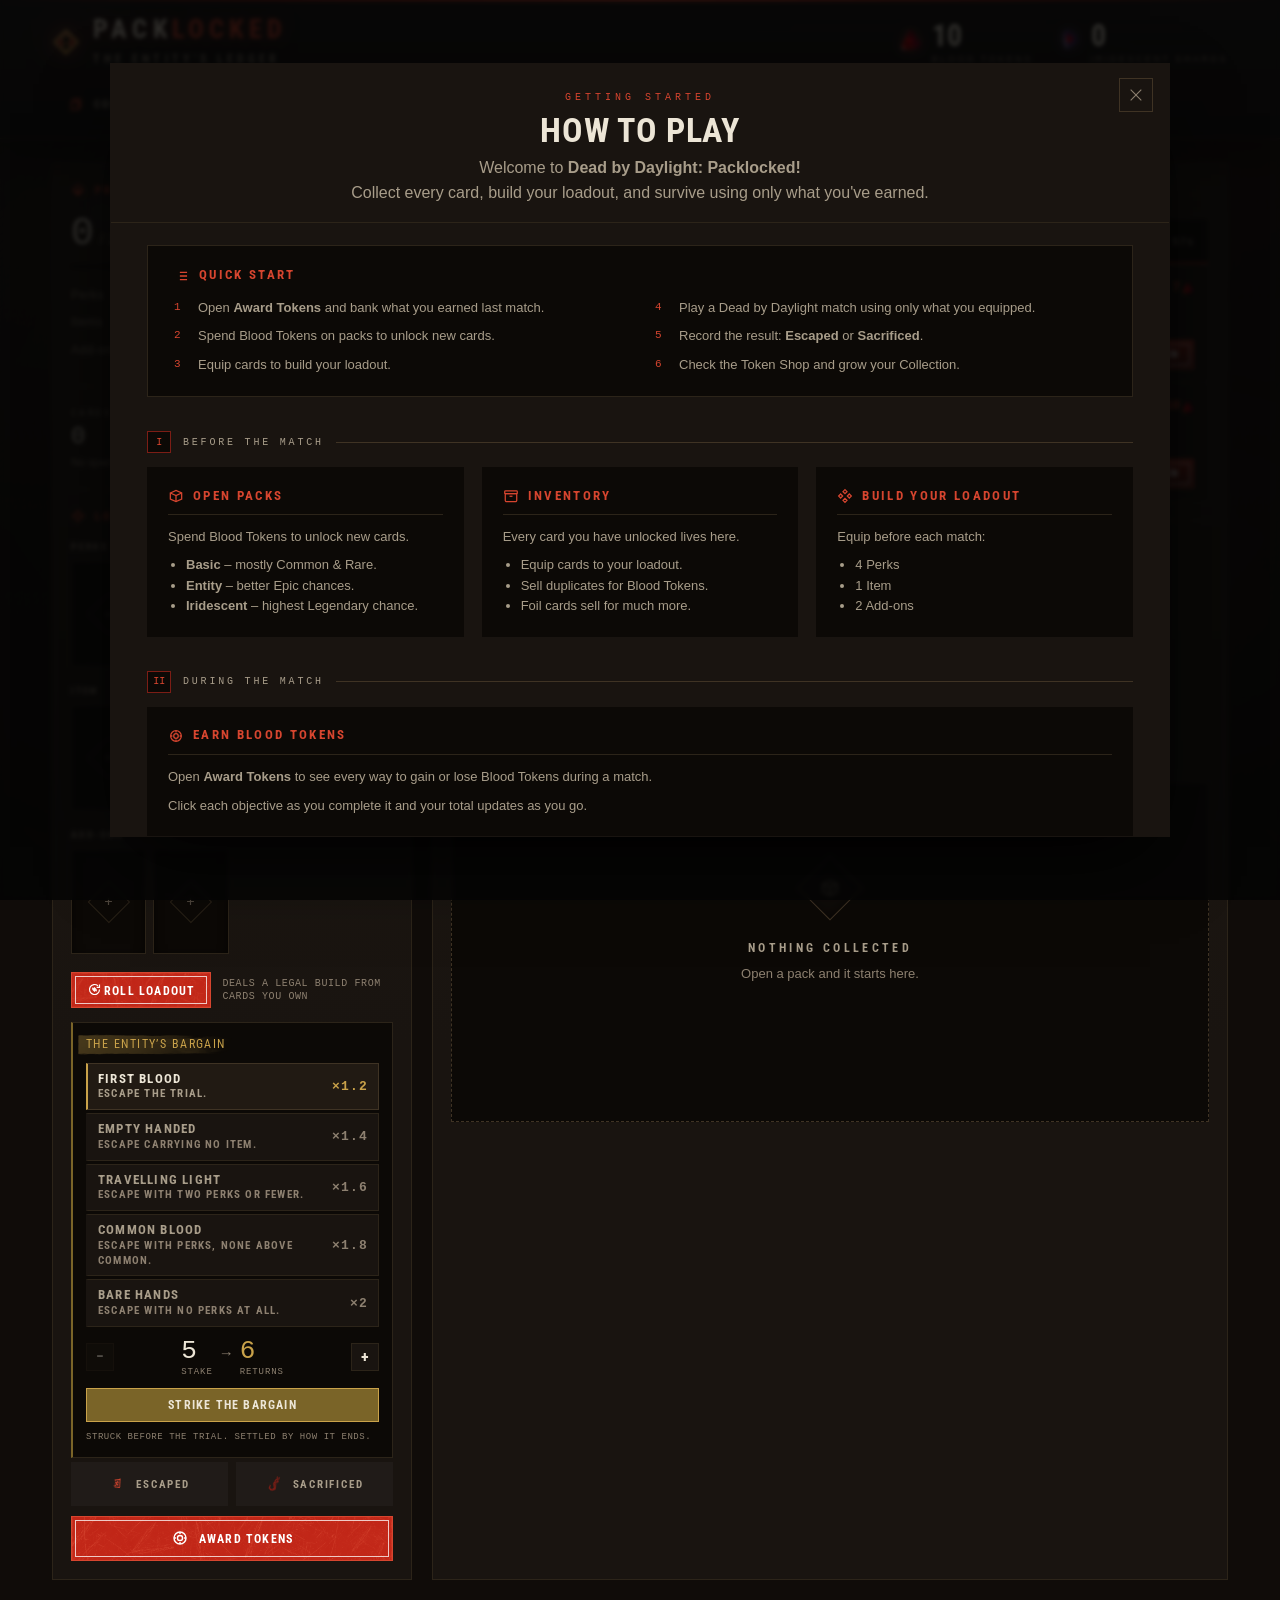
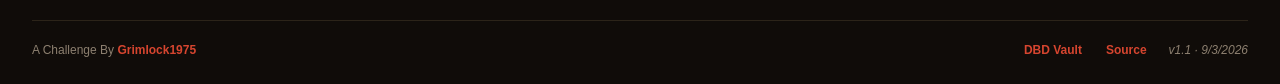
<file: index.html>
<!DOCTYPE html>
<html lang="en">
<head>
 <meta charset="UTF-8">
 <meta name="viewport" content="width=device-width, initial-scale=1.0">
 <title>DBD Packlocked</title>

 <!-- The bar's brand mark. SVG first, because browsers that understand it
      prefer it and it stays sharp on any display; the 32px PNG is the fallback
      for the ones that do not, and 180 is what iOS wants for a home screen. -->
 <link rel="icon" type="image/svg+xml" href="images/ui/favicon.svg">
 <link rel="icon" type="image/png" sizes="32x32" href="images/ui/favicon-32.png">
 <link rel="apple-touch-icon" sizes="180x180" href="images/ui/favicon-180.png">
 <meta name="theme-color" content="#100C09">

 <link rel="stylesheet" href="css/chrome.css">
 <link rel="stylesheet" href="css/spectacle.css">

 <!-- The one script that is not at the bottom with the others. It sets the
      Reduced Effects class on <html> before the first paint, which is the
      whole reason it exists. Loaded down with its siblings it would arrive
      after the browser had already painted the fog and filters once, on
      exactly the machines that cannot afford to. See the load order note in
      the file itself before moving it. -->
 <script src="ui/graphics.js"></script>
</head>
<body>

 <div class="plAmb" aria-hidden="true">
 <i class="plAmb__grain"></i>
 <i class="plAmb__fog plAmb__fog--pale"></i>
 <i class="plAmb__fog plAmb__fog--blood"></i>
 <i class="plAmb__vignette"></i>
 </div>

 <header class="plBar">

 <div class="plBar__inner">

 <div class="plBar__brand">
 <span class="plBar__mark" data-icon="brand" data-icon-size="28" aria-hidden="true"></span>
 <div>
 <h1 class="plBar__name">Pack<span>locked</span></h1>
 <p class="plBar__tag">The Entity's Ledger</p>
 </div>
 </div>

 <div class="plBar__tokens">
 <span class="plBar__blood" data-icon="blood" data-icon-size="22"></span>
 <div class="plBar__tokensText">
 <span class="plBar__n" id="tokens">0</span>
 <span class="plBar__k">Blood Tokens</span>
 </div>
 </div>

 <div class="plBar__tokens plBar__tokens--shard">
 <span class="plBar__blood" data-icon="shard" data-icon-size="22"></span>
 <div class="plBar__tokensText">
 <span class="plBar__n" id="shards">0</span>
 <span class="plBar__k">Iridescent Shards</span>
 <span class="plBar__pity" id="pityNote"></span>
 </div>
 </div>

 <nav class="plBar__nav">
 <button id="collectionButton" data-tip="Every card in the game, and which of them you own."><span data-icon="collection"></span>Collection<span id="collectionBadge" class="plBadge" hidden></span></button>
 <button id="weeklyButton" data-tip="This week&#39;s goals. They reset every Monday."><span data-icon="weekly"></span>Weekly<span id="weeklyBadge" class="plBadge" hidden></span></button>
 <button id="statsButton" data-tip="Everything the ledger has counted: pulls, escapes, sacrifices."><span data-icon="stats"></span>Stats</button>
 <button id="guideButton" data-tip="How to play, start to finish."><span data-icon="rules"></span>Rules</button>
 <button id="saveSlotsButton" data-tip="Keep several runs side by side, and move between them."><span data-icon="save"></span>Save Slots</button>

 <div class="plMore">
 <button type="button" id="moreButton" class="plMore__toggle"
 aria-expanded="false" aria-haspopup="true" aria-label="More">
 <span data-icon="more"></span>
 </button>
 <div class="plMore__panel" id="morePanel" hidden>
 <button id="settingsButton"><span data-icon="sound"></span>Settings</button>
 <div class="plMore__rule" role="separator"></div>
 <button id="removeToken"><span data-icon="minus"></span>-1 Token</button>
 <button id="resetInventory" class="plMore__danger"><span data-icon="reset"></span>Reset Save</button>
 </div>
 </div>
 </nav>

 </div>

 </header>

 <div class="app">

 <main class="plLayout">

 <aside class="plSide">

 <div class="plBlock">

 <div class="plLabel"><span data-icon="progress" data-icon-size="14"></span>Progress</div>

 <div class="plGoal">

 <div class="plGoal__top">
 <span class="plGoal__big" id="collectionFound">0</span>
 <span class="plGoal__tot" id="collectionTotal">/ 0</span>
 <span class="plGoal__pct" id="collectionPct">0%</span>
 </div>

 <div class="plGoal__bar"><i id="collectionBar"></i></div>

 <div class="plSplit" id="collectionSplit"></div>

 </div>

 </div>

 <div class="plMinor" id="plMinor"></div>

 <div class="plBlock">

 <div class="plLabel"><span data-icon="loadout" data-icon-size="14"></span>Loadout
 <button type="button" id="holdAllButton" class="loadoutBulkLock"
 data-tip="Hold every filled slot so the next roll leaves them alone.">Hold All</button>
 <button type="button" id="clearHoldsButton" class="loadoutBulkLock"
 data-tip="Release every held slot.">Clear Holds</button>
 </div>

 <div class="plLoadout">

 <div class="plLoadout__group">
 <h3>Perks</h3>
 <div class="plLoadout__row" id="perkSlots">
 <div class="slot" id="perk1"><span class="slot__mark" aria-hidden="true" data-icon="plus" data-icon-size="15"></span><span class="srOnly">Empty perk slot</span></div>
 <div class="slot" id="perk2"><span class="slot__mark" aria-hidden="true" data-icon="plus" data-icon-size="15"></span><span class="srOnly">Empty perk slot</span></div>
 <div class="slot" id="perk3"><span class="slot__mark" aria-hidden="true" data-icon="plus" data-icon-size="15"></span><span class="srOnly">Empty perk slot</span></div>
 <div class="slot" id="perk4"><span class="slot__mark" aria-hidden="true" data-icon="plus" data-icon-size="15"></span><span class="srOnly">Empty perk slot</span></div>
 </div>
 </div>

 <div class="plLoadout__group">
 <h3>Item</h3>
 <div class="plLoadout__row">
 <div class="slot" id="itemSlot"><span class="slot__mark" aria-hidden="true" data-icon="plus" data-icon-size="15"></span><span class="srOnly">Empty item slot</span></div>
 </div>
 </div>

 <div class="plLoadout__group">
 <h3>Add-ons</h3>
 <div class="plLoadout__row" id="addonSlots">
 <div class="slot" id="addon1"><span class="slot__mark" aria-hidden="true" data-icon="plus" data-icon-size="15"></span><span class="srOnly">Empty add-on slot</span></div>
 <div class="slot" id="addon2"><span class="slot__mark" aria-hidden="true" data-icon="plus" data-icon-size="15"></span><span class="srOnly">Empty add-on slot</span></div>
 </div>
 </div>

 </div>

 <div class="plRoll">
 <button type="button" id="rollLoadout" class="plRoll__go"><span data-icon="dice" data-icon-size="15"></span>Roll Loadout</button>
 <span class="plRoll__note" id="rollNote">Deals a legal build from cards you own</span>
 </div>

 <div class="plDeal" id="bargainPanel"></div>

 <div class="plResults">
 <button id="escapedButton"><span data-icon="escaped"></span>Escaped</button>
 <button id="sacrificedButton"><span data-icon="sacrificed"></span>Sacrificed</button>
 </div>

 <p class="plConfirmNote hidden" id="sacrificeNote">
 Those cards are gone for good. Click again to confirm.
 </p>

 <button id="tokenGuideButton" class="plActions__primary"><span data-icon="award"></span>Award Tokens</button>

 </div>

 </aside>

 <section class="plMain">

 <div class="plBlock">

    <div class="plLabel">
        <span data-icon="pack" data-icon-size="14"></span>Card Packs
        <button type="button" id="autoOpenToggle" class="autoToggle" aria-pressed="false">
            <span class="autoToggle__dot"></span><span class="autoToggle__label">Auto Open</span>
        </button>
    </div>

    <div class="plPackArea">

        <div class="plPackShelf">

            <!-- Cheapest first, so the shelf reads as a price ladder. -->
            <div class="plShelf">
                <div class="plPick">
                    <button id="basicPack" class="plWrap" data-tier="basic"></button>
                </div>

                <div class="plPick">
                    <button id="itemPack" class="plWrap" data-tier="item"></button>
                </div>

                <div class="plPick">
                    <button id="entityPack" class="plWrap" data-tier="entity"></button>
                </div>
            </div>

        </div>

        <!-- Rotating Pack Shop: two special packs rotate every hour,
             with 1-3 copies available for each pack during the rotation.

             The drain bar under the header empties across that window, so the
             stock reads as temporary at a glance rather than only to whoever
             stops to do arithmetic on the clock. -->
        <div class="rp" id="rotatingPackShop">

            <div class="rp__head">
                <span class="rp__title">Rotating Packs</span>
                <span class="rp__timer" id="rotatingPackTimer">--</span>
            </div>

            <div class="rp__drain">
                <i id="rotatingPackDrain"></i>
            </div>

            <div class="rp__list" id="rotatingPackList"></div>

        </div>

    </div>

    <div id="packAnimation"></div>

</div>

 <div class="plBlock plTabbed">

 <div class="plTabs">
 <button class="plTab active" data-tab="inventory">
 Inventory<span id="tabInvCount"></span>
 </button>
 <button class="plTab" data-tab="shop">
 Shop<span id="tabShopCount"></span>
 </button>
 <button class="plTab" data-tab="pulls">
 Pulls<span id="tabPullCount"></span>
 </button>
 </div>

 <div class="plTabPanel" data-panel="inventory">

 <div class="invTools">

 <div class="invTools__row invTools__row--search">

 <label class="invSearch">
 <span class="invSearch__ic" data-icon="search" data-icon-size="15"></span>
 <input type="text"
 id="inventorySearch"
 placeholder="Search by name, survivor, or Status Effect...">
 </label>

 <p class="invCount" id="inventoryCount"></p>

 </div>

 <div class="invTools__row invTools__row--meta">

 <div class="inventoryTabs">
 <button class="inventoryTab active" data-type="perk">Perks</button>
 <button class="inventoryTab" data-type="equipment">Equipment</button>
 </div>

 <div class="invFilters" id="invRarity">
 <button class="invChip active" data-rarity="all">All<b class="invChip__n"></b></button>
 <button class="invChip common" data-rarity="Common">Common<b class="invChip__n"></b></button>
 <button class="invChip rare" data-rarity="Rare">Rare<b class="invChip__n"></b></button>
 <button class="invChip epic" data-rarity="Epic">Epic<b class="invChip__n"></b></button>
 <button class="invChip legendary" data-rarity="Legendary">Legendary<b class="invChip__n"></b></button>
 <button class="invChip special" data-rarity="Special">Special<b class="invChip__n"></b></button>
 </div>

 <label class="invSort">
 <span>Sort</span>
 <select id="inventorySort">
 <option value="rarity" selected>Rarity</option>
 <option value="recent">Newest first</option>
 <option value="name">Name</option>
 <option value="count">Duplicates</option>
 </select>
 </label>

 <button type="button" id="sellDuplicatesButton" class="invSellAll" disabled
 data-tip="Sell every spare copy currently shown, keeping **one of each**.">Sell Duplicates</button>

 </div>

 </div>

 <div id="inventory" class="plCard__grid--dense">Empty</div>

 </div>

 <div class="plTabPanel hidden" data-panel="shop">
 <h3 id="shopTimer"></h3>
 <div id="tokenShop"></div>
 </div>

 <div class="plTabPanel hidden" data-panel="pulls">
 <div id="pullLog"></div>
 </div>

 </div>

 </section>

 </main>

 </div>

 <div id="tokenGuide" class="modal">

 <div class="modalContent">

 <header class="modalHead modalHead--center">
 <button type="button" id="closeGuide" class="modalClose" aria-label="Close">&times;</button>
 <p class="plEyebrow">Blood Tokens</p>
 <h1 class="guideTitle">Survivor's Tome</h1>
 <p class="guideSubtitle">Earn Blood Tokens by completing objectives.</p>
 </header>

 <div class="guideGrid">

 <div class="guideCard">

 <h2>Accomplishments</h2>

 <div class="rewardRow" data-tokens="2"><span>Complete a Generator</span><strong class="rewardVal">+2<span data-icon="blood" data-icon-size="12"></span></strong></div>
 <div class="rewardRow" data-tokens="2">
 <span>Have a Generator finish while you are in chase</span>
 <strong class="rewardVal">+2<span data-icon="blood" data-icon-size="12"></span></strong>
 </div>
 <div class="rewardRow" data-tokens="1"><span>Safe Unhook</span><strong class="rewardVal">+1<span data-icon="blood" data-icon-size="12"></span></strong></div>
 <div class="rewardRow" data-tokens="1"><span>Take a Protection Hit</span><strong class="rewardVal">+1<span data-icon="blood" data-icon-size="12"></span></strong></div>
 <div class="rewardRow" data-tokens="1"><span>Heal Another Survivor</span><strong class="rewardVal">+1<span data-icon="blood" data-icon-size="12"></span></strong></div>
 <div class="rewardRow" data-tokens="1"><span>Cleanse or Bless a Totem</span><strong class="rewardVal">+1<span data-icon="blood" data-icon-size="12"></span></strong></div>
 <div class="rewardRow" data-tokens="2"><span>Stun the Killer 2x</span><strong class="rewardVal">+2<span data-icon="blood" data-icon-size="12"></span></strong></div>
 <div class="rewardRow" data-tokens="2"><span>Blind Or Pallet Save</span><strong class="rewardVal">+2<span data-icon="blood" data-icon-size="12"></span></strong></div>
 <div class="rewardRow" data-tokens="2"><span>Finish the Last Generator</span><strong class="rewardVal">+2<span data-icon="blood" data-icon-size="12"></span></strong></div>


 </div>

 <div class="guideCard">

 <h2>Bonuses</h2>

 <div class="rewardRow" data-tokens="2"><span>No Perks Equipped</span><strong class="rewardVal">+2<span data-icon="blood" data-icon-size="12"></span></strong></div>
 <div class="rewardRow" data-tokens="1"><span>No Item Equipped</span><strong class="rewardVal">+1<span data-icon="blood" data-icon-size="12"></span></strong></div>
 <div class="rewardRow" data-tokens="2"><span>Hatch Escape</span><strong class="rewardVal">+2<span data-icon="blood" data-icon-size="12"></span></strong></div>

 <div class="rewardRow" data-tokens="5"><span>Escape Without Going Down</span><strong class="rewardVal">+5<span data-icon="blood" data-icon-size="12"></span></strong></div>
 <div class="rewardRow" data-tokens="2"><span>Last Survivor Alive</span><strong class="rewardVal">+2<span data-icon="blood" data-icon-size="12"></span></strong></div>
 <div class="rewardRow" data-tokens="1"><span>Escape With A New Item</span><strong class="rewardVal">+1<span data-icon="blood" data-icon-size="12"></span></strong></div>

 </div>

 <div class="guideCard">

 <h2>Match Result</h2>

 <div class="rewardRow" data-tokens="-1">
 <span><span data-icon="sacrificed"></span>Sacrificed</span>
 <strong class="rewardVal rewardVal--neg">-1<span data-icon="blood" data-icon-size="12"></span></strong>
 </div>
 <div class="rewardRow" data-tokens="+2">
 <span>Tunneled out before 3 Generators left</span>
 <strong class="rewardVal">+2<span data-icon="blood" data-icon-size="12"></span></strong>
 </div>
 <div class="rewardRow" data-tokens="2"><span>Killed After Gates Powered</span><strong class="rewardVal">+2<span data-icon="blood" data-icon-size="12"></span></strong></div>
 <div class="rewardRow" data-tokens="3"><span>Escaped</span><strong class="rewardVal">+3<span data-icon="blood" data-icon-size="12"></span></strong></div>

 </div>

 <div class="guideCard">

 <h2>Penalties</h2>

 <div class="rewardRow" data-tokens="-2">
 <span>Cause a Teammate to get Downed</span>
 <strong class="rewardVal rewardVal--neg">-2<span data-icon="blood" data-icon-size="12"></span></strong>
 </div>

 <div class="rewardRow" data-tokens="-3">
 <span>Escape While a Teammate Is Still Hooked</span>
 <strong class="rewardVal rewardVal--neg">-3<span data-icon="blood" data-icon-size="12"></span></strong>
 </div>

 <div class="rewardRow" data-tokens="-10">
 <span>Disconnect / Give Up</span>
 <strong class="rewardVal rewardVal--neg">-10<span data-icon="blood" data-icon-size="12"></span></strong>
 </div>

 </div>

 <!-- Everything above is a row you tick after a trial. Everything below the
      game pays out on its own, so these rows read rather than click. -->
 <div class="guideCard">

 <h2>Beyond the Trial</h2>
 <p class="guideCard__note">Paid automatically. Nothing here needs awarding.</p>

 <div class="guideRow"><span>Sell a spare Common or Rare</span><strong class="rewardVal">+1<span data-icon="blood" data-icon-size="12"></span></strong></div>
 <div class="guideRow"><span>Sell a spare Epic or Legendary</span><strong class="rewardVal">+2<span data-icon="blood" data-icon-size="12"></span></strong></div>
 <div class="guideRow"><span>Sell a foil</span><strong class="rewardVal">+20<span data-icon="blood" data-icon-size="12"></span></strong></div>
 <div class="guideRow"><span>Sell an Entity Cursed</span><strong class="rewardVal">+50<span data-icon="blood" data-icon-size="12"></span></strong></div>
 <div class="guideRow">
 <span>Collection milestone, every 10%</span>
 <strong class="rewardVal">+5 to +150<span data-icon="blood" data-icon-size="12"></span></strong>
 </div>
 <div class="guideRow">
 <span>Weekly challenge, three a week</span>
 <strong class="rewardVal">+12 to +25<span data-icon="blood" data-icon-size="12"></span></strong>
 </div>
 <div class="guideRow">
 <span>Honour the Entity's Bargain</span>
 <strong class="rewardVal">&times;1.2 to &times;2</strong>
 </div>
 <div class="guideRow">
 <span>Break the Entity's Bargain</span>
 <strong class="rewardVal rewardVal--neg">stake lost</strong>
 </div>

 </div>

 <div class="guideCard">

 <h2>Iridescent Shards</h2>
 <p class="guideCard__note">A second currency. Shards only forge; they never buy packs.</p>

 <div class="guideRow"><span>Sell a spare Common</span><strong class="rewardVal">+1<span data-icon="shard" data-icon-size="12"></span></strong></div>
 <div class="guideRow"><span>Sell a spare Rare</span><strong class="rewardVal">+2<span data-icon="shard" data-icon-size="12"></span></strong></div>
 <div class="guideRow"><span>Sell a spare Epic</span><strong class="rewardVal">+3<span data-icon="shard" data-icon-size="12"></span></strong></div>
 <div class="guideRow"><span>Sell a spare Legendary</span><strong class="rewardVal">+5<span data-icon="shard" data-icon-size="12"></span></strong></div>
 <div class="guideRow"><span>&hellip; a foil pays triple, Entity Cursed eight times</span><strong class="rewardVal">&times;3 / &times;8</strong></div>
 <div class="guideRow"><span>Forge a Common</span><strong class="rewardVal rewardVal--neg">-150<span data-icon="shard" data-icon-size="12"></span></strong></div>
 <div class="guideRow"><span>Forge a Rare</span><strong class="rewardVal rewardVal--neg">-300<span data-icon="shard" data-icon-size="12"></span></strong></div>
 <div class="guideRow"><span>Forge an Epic</span><strong class="rewardVal rewardVal--neg">-540<span data-icon="shard" data-icon-size="12"></span></strong></div>
 <div class="guideRow"><span>Forge a Legendary</span><strong class="rewardVal rewardVal--neg">-1000<span data-icon="shard" data-icon-size="12"></span></strong></div>

 </div>
 </div>

 </div>

 </div>

 <div id="autoOpenModal" class="modal">
 <div class="modalContent modalContent--auto">

 <header class="modalHead modalHead--center">
 <button type="button" id="closeAutoOpen" class="modalClose" aria-label="Close">&times;</button>
 <p class="plEyebrow">Auto Open</p>
 <h2 id="autoOpenPackName">&nbsp;</h2>
 </header>

 <p class="autoOpen__afford" id="autoOpenAfford"></p>

 <div class="autoOpen__stepper">
 <button type="button" class="autoOpen__step" id="autoOpenStepDown" aria-label="Fewer">&minus;</button>
 <span id="autoOpenCount">1</span>
 <button type="button" class="autoOpen__step" id="autoOpenStepUp" aria-label="More">+</button>
 </div>

 <div class="autoOpen__actions">
 <button type="button" id="autoOpenAllIn" class="autoOpen__allIn">ALL IN!</button>
 <button type="button" id="autoOpenStart" class="autoOpen__start">Start</button>
 </div>

 </div>
 </div>

 <div id="guideModal" class="modal">

 <div class="modalContent">

 <header class="modalHead modalHead--center">
 <button type="button" id="closeGuideModal" class="modalClose" aria-label="Close">&times;</button>
 <p class="plEyebrow">Getting Started</p>
 <h1 class="guideTitle">How to Play</h1>
 <p class="guideSubtitle">
 Welcome to <strong>Dead by Daylight: Packlocked!</strong><br>
 Collect every card, build your loadout, and survive using only what you've earned.
 </p>
 </header>
 <div class="quickStart">

 <h2><span data-icon="steps" data-icon-size="16"></span>Quick Start</h2>
 <ol>
 <li>Open <strong>Award Tokens</strong> and bank what you earned last match.</li>
 <li>Spend Blood Tokens on packs to unlock new cards.</li>
 <li>Equip cards to build your loadout.</li>
 <li>Play a Dead by Daylight match using only what you equipped.</li>
 <li>Record the result: <strong>Escaped</strong> or <strong>Sacrificed</strong>.</li>
 <li>Check the Token Shop and grow your Collection.</li>
 </ol>

 </div>

 <section class="guidePhase">

 <p class="guidePhase__label"><span class="guidePhase__num">I</span>Before the Match</p>

 <div class="guideGrid">

 <div class="guideCard">

 <h2><span data-icon="pack" data-icon-size="16"></span>Open Packs</h2>

 <p>Spend Blood Tokens to unlock new cards.</p>

 <ul>
 <li><strong>Basic</strong> &ndash; mostly Common &amp; Rare.</li>
 <li><strong>Entity</strong> &ndash; better Epic chances.</li>
 <li><strong>Iridescent</strong> &ndash; highest Legendary chance.</li>
 </ul>

 </div>

 <div class="guideCard">

 <h2><span data-icon="inventory" data-icon-size="16"></span>Inventory</h2>

 <p>Every card you have unlocked lives here.</p>

 <ul>
 <li>Equip cards to your loadout.</li>
 <li>Sell duplicates for Blood Tokens.</li>
 <li>Foil cards sell for much more.</li>
 </ul>

 </div>

 <div class="guideCard">

 <h2><span data-icon="loadout" data-icon-size="16"></span>Build Your Loadout</h2>

 <p>Equip before each match:</p>

 <ul>
 <li>4 Perks</li>
 <li>1 Item</li>
 <li>2 Add-ons</li>
 </ul>

 </div>

 </div>

 </section>

 <section class="guidePhase">

 <p class="guidePhase__label"><span class="guidePhase__num">II</span>During the Match</p>

 <div class="guideGrid guideGrid--wide">

 <div class="guideCard">

 <h2><span data-icon="award" data-icon-size="16"></span>Earn Blood Tokens</h2>

 <p>
 Open <strong>Award Tokens</strong> to see every way to gain or lose Blood
 Tokens during a match.
 </p>

 <p>
 Click each objective as you complete it and your total updates as you go.
 </p>

 </div>

 </div>

 </section>

 <section class="guidePhase">

 <p class="guidePhase__label"><span class="guidePhase__num">III</span>After the Match</p>

 <div class="guideGrid guideGrid--pair">

 <div class="guideCard guideOutcome guideOutcome--kept">

 <h2><span data-icon="escaped" data-icon-size="16"></span>Escaped</h2>

 <p>Every equipped card returns to your Inventory.</p>

 </div>

 <div class="guideCard guideOutcome guideOutcome--lost">

 <h2><span data-icon="sacrificed" data-icon-size="16"></span>Sacrificed</h2>

 <p>Everything you equipped is destroyed for good.</p>

 </div>

 </div>

 </section>

 <section class="guidePhase guidePhase--standing">

 <p class="guidePhase__label">Always Available</p>

 <div class="guideGrid">

 <div class="guideCard">

 <h2><span data-icon="shop" data-icon-size="16"></span>Token Shop</h2>

 <p>Three Epic or Legendary cards, refreshed every hour.</p>

 <p>Buy one and it reads Sold Out until the next rotation.</p>

 </div>

 <div class="guideCard">

 <h2><span data-icon="collection" data-icon-size="16"></span>Collection</h2>

 <p>
 Click the Collection counter above your Inventory to see every Perk,
 Item and Add-on you have discovered.
 </p>

 </div>

 <div class="guideCard">

 <h2><span data-icon="weekly" data-icon-size="16"></span>Your Goal</h2>

 <p>Collect every card while surviving on only what you have earned.</p>

 <p class="guideCard__quote">
 "The Entity rewards those who survive&hellip;
 and punishes those who grow careless."
 </p>

 </div>

 </div>

 </section>
 </div>
 </div>

 <div id="weeklyModal" class="modal">

 <div class="modalContent">

 <header class="modalHead">
 <button type="button" id="closeWeekly" class="modalClose" aria-label="Close">&times;</button>
 <p class="plEyebrow">Rotating Objectives</p>
 <h2>Weekly Challenges</h2>
 </header>

 <div id="weeklyList"></div>

 </div>

 </div>

 <div id="statsModal" class="modal">

 <div class="modalContent">

 <header class="modalHead">
 <button type="button" id="closeStats" class="modalClose" aria-label="Close">&times;</button>
 <p class="plEyebrow">Your Record</p>
 <h2>Statistics</h2>
 </header>

 <div id="statsList"></div>

 </div>

 </div>

 <div id="settingsModal" class="modal">

 <div class="modalContent">

 <header class="modalHead">
 <button type="button" id="closeSettings" class="modalClose" aria-label="Close">&times;</button>
 <p class="plEyebrow">Game</p>
 <h2>Settings</h2>
 </header>

 <div class="plPrefs">

 <section class="plPrefs__group">

 <h3>Sound</h3>

 <div class="plPrefs__rows">

 <div class="plSound__row">
 <label class="plSound__label" for="volumeSlider">Master</label>
 <input type="range" id="volumeSlider" class="plSound__slider"
 min="0" max="100" step="1" value="100"
 aria-describedby="volumeValue">
 <span class="plSound__value" id="volumeValue">100%</span>
 </div>

 <div class="plSound__row">
 <label class="plSound__label" for="interfaceSlider">Interface</label>
 <input type="range" id="interfaceSlider" class="plSound__slider"
 min="0" max="100" step="1" value="100"
 aria-describedby="interfaceValue">
 <span class="plSound__value" id="interfaceValue">100%</span>
 </div>

 <div class="plSound__row">
 <label class="plSound__label" for="packsSlider">Packs</label>
 <input type="range" id="packsSlider" class="plSound__slider"
 min="0" max="100" step="1" value="100"
 aria-describedby="packsValue">
 <span class="plSound__value" id="packsValue">100%</span>
 </div>

 <button type="button" id="muteToggle" class="plSound__mute">
 <span data-icon="sound"></span><span id="muteLabel">Mute</span>
 </button>

 </div>

 </section>

 <section class="plPrefs__group">

 <h3>Display</h3>

 <div class="plPrefs__rows">

 <div class="plTier" role="radiogroup" aria-label="Detail">
 <button type="button" class="plTier__opt" data-level="full" role="radio" aria-checked="true">Full</button>
 <button type="button" class="plTier__opt" data-level="reduced" role="radio" aria-checked="false">Reduced</button>
 <button type="button" class="plTier__opt" data-level="minimal" role="radio" aria-checked="false">Minimal</button>
 </div>

 <p class="plDisplay__note" id="detailNote"></p>

 </div>

 </section>

 <section class="plPrefs__group">

 <h3>Collection</h3>

 <div class="plPrefs__rows">

 <button type="button" id="openRosterButton" class="plDisplay__toggle">
 <span data-icon="collection"></span><span>Survivors &amp; Perks</span>
 </button>

 <p class="plDisplay__note" id="rosterSummary"></p>

 </div>

 </section>

 <p class="plPrefs__note">
 Sound and Display are kept on this device. Your roster belongs to this
 save slot, so each run can be scoped differently and it travels with an
 exported save.
 </p>

 </div>

 </div>

 </div>

 <div id="rosterModal" class="modal">

 <div class="modalContent">

 <header class="modalHead">
 <button type="button" id="closeRoster" class="modalClose" aria-label="Close">&times;</button>
 <p class="plEyebrow">Settings</p>
 <h2>Survivors &amp; Perks</h2>
 </header>

 <div class="plRoster">

 <p class="plRoster__lead">
 Tick only what you actually own in Dead by Daylight. Packs stop
 rolling everything else, and your collection goal shrinks to match.
 The fourteen perks every survivor starts with are always in.
 </p>

 <div class="plRoster__bar">
 <input type="search" id="rosterSearch" class="plRoster__search"
 placeholder="Search survivors or perks" aria-label="Search survivors or perks">
 <button type="button" id="rosterAll" class="plRoster__bulk">All</button>
 <button type="button" id="rosterNone" class="plRoster__bulk">None</button>
 </div>

 <p class="plRoster__counts" id="rosterCounts"></p>

 <div id="rosterResolve" class="plRoster__resolve" hidden></div>

 <div id="rosterBody">

 <h3 class="plRoster__head">Survivors</h3>
 <div id="rosterSurvivors" class="plRoster__list"></div>

 <h3 class="plRoster__head">Single perks
 <span class="plRoster__hint">bought from the Shrine of Secrets</span>
 </h3>
 <div id="rosterPerks" class="plRoster__list"></div>

 </div>

 </div>

 </div>

 </div>

 <div id="saveSlotsModal" class="modal">

 <div class="modalContent">

 <header class="modalHead">
 <button type="button" id="closeSaveSlots" class="modalClose" aria-label="Close">&times;</button>
 <p class="plEyebrow">Settings</p>
 <h2>Save Slots</h2>
 </header>

 <div id="saveSlotsList"></div>

 <div class="plTransfer">

 <h3>Transfer</h3>

 <p class="plTransfer__lead">
 Saves live in the browser, so a save made here is invisible to
 the same game opened from anywhere else. Move one across with
 Export and Import, and keep a copy somewhere safe, because
 clearing browser data takes your collection with it.
 </p>

 <div class="plTransfer__buttons">
 <button id="exportSave"><span data-icon="exportSave"></span>Export Save</button>
 <button id="importSave"><span data-icon="importSave"></span>Import Save</button>
 <button id="applyImport" class="hidden"><span data-icon="check"></span>Apply Import</button>
 </div>

 <textarea id="transferBox" class="hidden" rows="4" spellcheck="false"></textarea>

 <!-- Which slot an import is written into. Hidden until Import is pressed,
      so the panel stays as short as it was for anyone only exporting. -->
 <div id="importTarget" class="plTransfer__target hidden">
 <span class="plTransfer__targetLabel">Import into</span>
 <div class="plTransfer__slots">
 <button class="plTransfer__slot active" data-slot="1">Save 1</button>
 <button class="plTransfer__slot" data-slot="2">Save 2</button>
 <button class="plTransfer__slot" data-slot="3">Save 3</button>
 </div>
 </div>

 <p id="transferNote" class="plTransfer__note"></p>

 </div>

 </div>

 </div>

 <div id="kingUpgradeModal" class="modal">

    <div class="modalContent">

        <header class="modalHead">
            <button type="button" id="closeKingUpgrade" class="modalClose" aria-label="Close">&times;</button>
            <p class="plEyebrow">Special Card</p>
            <h2>Use The King</h2>
            <p class="modalHead__sub">Choose an Epic or lower card to upgrade.</p>
        </header>


        <div class="pickBar">
            <span class="pickBar__icon" data-icon="search" data-icon-size="14"></span>
            <input type="text" id="kingUpgradeSearch" class="pickBar__input" placeholder="Search cards">
            <span class="pickBar__meta" id="kingUpgradeMeta"></span>
        </div>

        <div id="kingUpgradeList"></div>
        
        <div id="kingUpgradeResult" class="kingUpgradeResult"></div>
    </div>

</div>

<div id="queenBorrowModal" class="modal">

    <div class="modalContent">

        <header class="modalHead">
            <button type="button" id="closeQueenBorrow" class="modalClose" aria-label="Close">&times;</button>
            <p class="plEyebrow">Special Card</p>
            <h2>Use The Queen</h2>
            <p class="modalHead__sub">Choose any perk you do not own. It is yours for one match.</p>
        </header>


        <div class="pickBar">
            <span class="pickBar__icon" data-icon="search" data-icon-size="14"></span>
            <input type="text" id="queenBorrowSearch" class="pickBar__input" placeholder="Search cards">
            <span class="pickBar__meta" id="queenBorrowMeta"></span>
        </div>

        <div id="queenBorrowList"></div>

        <div id="queenBorrowResult" class="kingUpgradeResult"></div>
    </div>

</div>

 <div id="collectionModal" class="modal">
 <div class="modalContent">
 <header class="modalHead">
 <button type="button" id="closeCollection" class="modalClose" aria-label="Close">&times;</button>
 <p class="plEyebrow">Card Collection</p>
 <h2>Collection</h2>
 </header>

 <h3 id="collectionProgress">0 / 0</h3>

 <div id="collectionRewards" class="plTrack"></div>

 <div id="collectionTabs">
 <button class="collectionTab" data-type="perk"><span>Perks</span><b class="collectionTab__count"></b></button>
 <button class="collectionTab" data-type="item"><span>Items</span><b class="collectionTab__count"></b></button>
 <button class="collectionTab" data-type="addon"><span>Add-ons</span><b class="collectionTab__count"></b></button>
 <button class="collectionTab" data-type="character"><span>Characters</span><b class="collectionTab__count"></b></button>
 </div>

 <div class="plSift">
 <input type="text" id="collectionSearch" placeholder="Search collection...">
 <div class="plSift__chips" id="collectionFilters">
 <button type="button" class="plSift__chip plSift__chip--on" data-filter="all">All</button>
 <button type="button" class="plSift__chip" data-filter="missing">Missing</button>
 <button type="button" class="plSift__chip" data-filter="forge">Can forge</button>
 </div>
 </div>

 <div id="collectionList" class="plCard__grid--dense"></div>
 </div>
 </div>

 <script src="data/gameData.js"></script>

 <script src="data/cards.js"></script>
 <script src="data/characters.js"></script>
 <script src="data/descriptions.js"></script>
 <script src="data/itemDescriptions.js"></script>

 <script src="ui/icons.js"></script>
 <script src="ui/card.js"></script>
 <script src="ui/panels.js"></script>
 <script src="ui/rewards.js"></script>
 <script src="ui/roller.js"></script>
 <script src="ui/forge.js"></script>
 <script src="ui/sell.js"></script>
 <script src="ui/autoOpen.js"></script>
 <script src="ui/bargain.js"></script>
 <script src="ui/characters.js"></script>
 <script src="ui/records.js"></script>
 <script src="ui/weekly.js"></script>
 <script src="ui/foil.js"></script>
 <script src="ui/pack.js"></script>
 <script src="ui/roster.js"></script>
 <script src="ui/transfer.js"></script>
 <script src="ui/sounds.js"></script>
 <script src="ui/tooltip.js"></script>
 <div id="tokenPopup"></div>
 <script src="script.js"></script>
 <script src="ui/tierlist.js"></script>

 <footer class="credits">

        <div class="credits__row">

            <span class="credits__made">
                A Challenge By
                <a href="https://twitch.tv/Grimlock1975" target="_blank" rel="noopener">Grimlock1975</a>
            </span>

            <nav class="credits__links">
                <a href="https://dbdvault.com/" target="_blank" rel="noopener">DBD Vault</a>
                <a href="https://github.com/TTVGrimlock1975/DBD-Packlocked" target="_blank" rel="noopener">
                    <span data-icon="github" data-icon-size="15"></span>Source
                </a>
            </nav>

            <span id="gameVersion">v1.1 · 9/3/2026</span>

        </div>

    </footer>



</body>
</html>
</file>
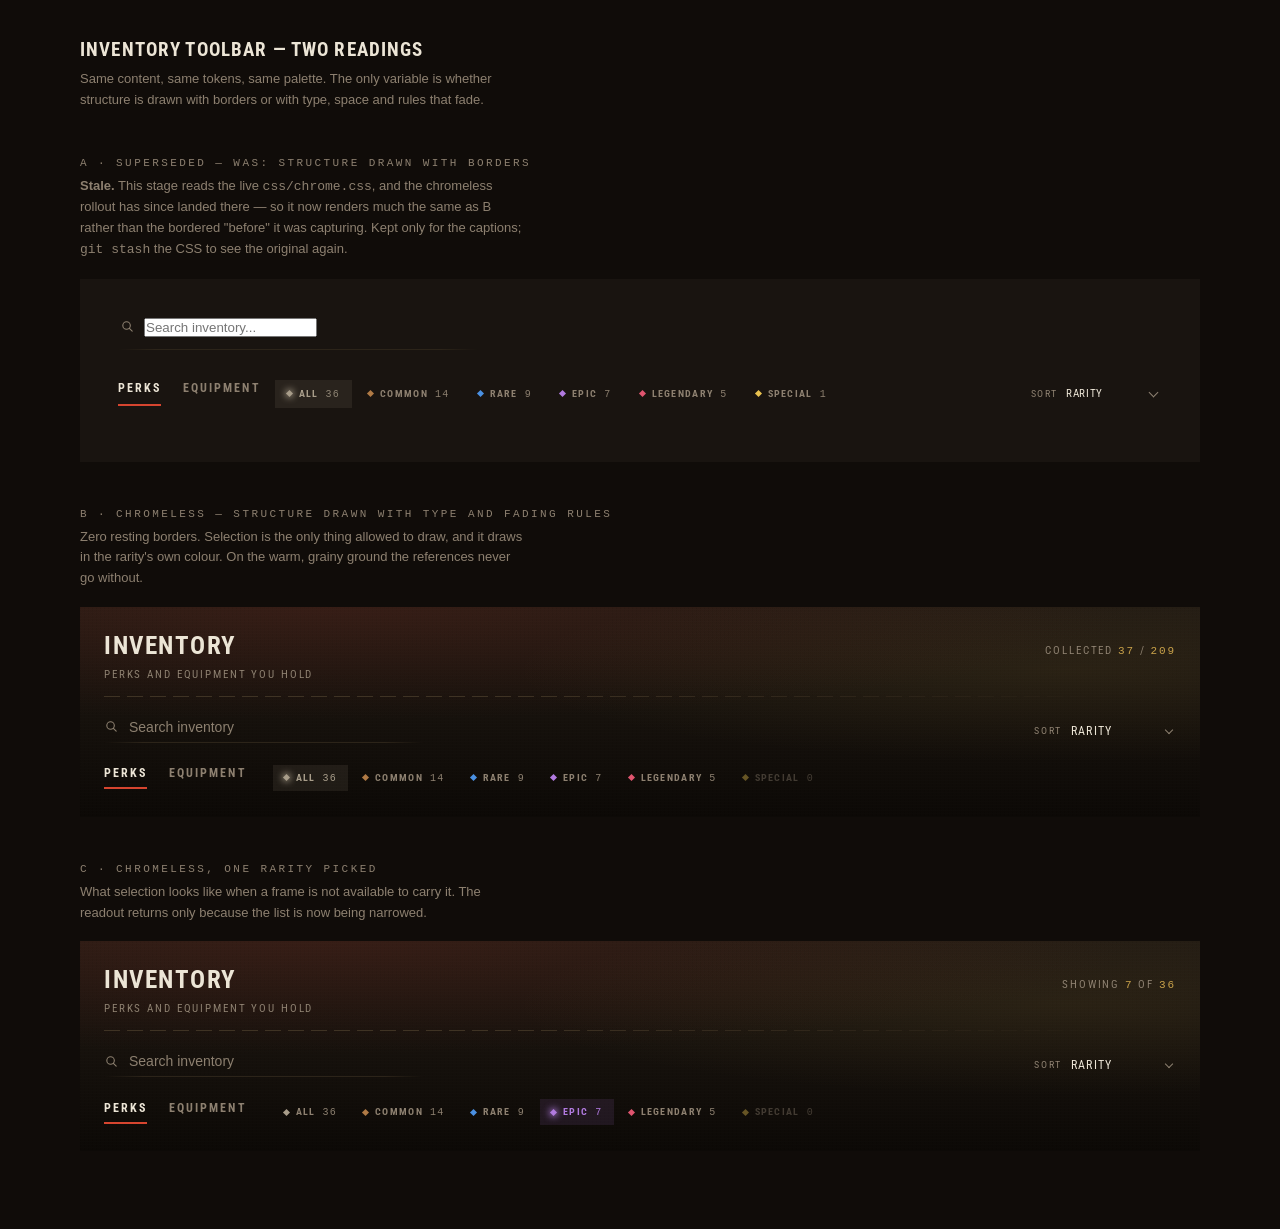
<file: prototype-toolbar.html>
<!DOCTYPE html>
<html lang="en">
<head>
<meta charset="UTF-8">
<meta name="viewport" content="width=device-width, initial-scale=1.0">
<title>Toolbar — chromeless prototype</title>

<!-- The real stylesheets, so both halves below run on the real tokens, the
     real fonts and the real rarity palette rather than on copies that drift. -->
<link rel="stylesheet" href="css/chrome.css">
<link rel="stylesheet" href="css/spectacle.css">

<style>
/* ═══════════════════════════════════════════════════════════════════════════
   PROTOTYPE SCAFFOLD — not part of the app. Only the .cl-* block below is
   the actual proposal; everything in this first section just builds the
   comparison page around it.
   ═══════════════════════════════════════════════════════════════════════ */

body {
    background: var(--ink);
    color: var(--bone);
    font-family: var(--body);
    padding: 40px 32px 80px;
}

.proto {
    max-width: 1120px;
    margin: 0 auto;
}

.proto__head {
    font-family: var(--mono);
    font-size: 11px;
    letter-spacing: .22em;
    text-transform: uppercase;
    color: var(--bone-3);
    margin: 44px 0 4px;
}

.proto__note {
    font-size: 13px;
    color: var(--bone-3);
    margin-bottom: 18px;
    max-width: 62ch;
    line-height: 1.6;
}

.proto__stage {
    background: var(--slab);
    padding: 26px 24px;
}

/* The second stage sits on the photographic ground the references never go
   without, so the two halves are also a test of flat-black against it. */
.proto__stage--lit {
    position: relative;
    background:
        radial-gradient(120% 90% at 22% 0%, rgba(142,43,34,.20), transparent 60%),
        radial-gradient(90% 80% at 88% 30%, rgba(200,164,75,.09), transparent 55%),
        linear-gradient(var(--slab-hi), var(--sunk));
    overflow: hidden;
}

    /* Grain, the same trick .plAmb already uses, so the ground is never a
       clean gradient — DBD's is always a photograph with dirt in it. */
    .proto__stage--lit::before {
        content: "";
        position: absolute;
        inset: 0;
        pointer-events: none;
        opacity: .5;
        background-image:
            repeating-linear-gradient(0deg, rgba(255,255,255,.014) 0 1px, transparent 1px 3px),
            repeating-linear-gradient(90deg, rgba(0,0,0,.05) 0 1px, transparent 1px 4px);
    }

    .proto__stage--lit > * {
        position: relative;
    }

/* ═══════════════════════════════════════════════════════════════════════════
   THE PROPOSAL — chromeless.
   Every rule here exists to remove a border and put the structure it was
   carrying somewhere else: into type, into space, or into a rule that fades.
   Scoped to .cl so nothing leaks into the live app.
   ═══════════════════════════════════════════════════════════════════════ */

/* ── The title block ──────────────────────────────────────────────────────
   Character Info's pattern: heavy condensed caps, a dimmer line beneath it
   rather than an eyebrow above, and the screen's one piece of metadata
   right-aligned onto the rule line (their "DIFFICULTY: EASY"). */

.cl__title {
    display: flex;
    align-items: baseline;
    justify-content: space-between;
    gap: 20px;
}

.cl__h {
    font-family: var(--display);
    font-size: 25px;
    font-weight: 700;
    letter-spacing: .06em;
    text-transform: uppercase;
    line-height: 1;
    color: var(--bone);
}

.cl__sub {
    display: block;
    margin-top: 5px;
    font-family: var(--display);
    font-size: 11px;
    font-weight: 400;
    letter-spacing: .17em;
    text-transform: uppercase;
    color: var(--bone-3);
}

    /* Metadata, not a control. Label dim, value lit — the same split the
       references use for DIFFICULTY: EASY. */
    .cl__meta {
        flex: none;
        font-family: var(--display);
        font-size: 11px;
        letter-spacing: .17em;
        text-transform: uppercase;
        color: var(--bone-3);
        white-space: nowrap;
    }

    .cl__meta b {
        font-family: var(--mono);
        font-variant-numeric: tabular-nums;
        font-weight: 400;
        color: var(--gild);
    }

/* The segmented rule. Dashes rather than a solid line, dissolving toward the
   right rather than stopping — the single most recognisable structural mark
   in the reference screens, and the thing a 1px border can never be. */
.cl__rule {
    height: 1px;
    margin: 13px 0 22px;
    background: repeating-linear-gradient(
        90deg,
        var(--rule-hi) 0 16px,
        transparent 16px 23px);
    -webkit-mask-image: linear-gradient(90deg, #000 0%, #000 38%, transparent 96%);
    mask-image: linear-gradient(90deg, #000 0%, #000 38%, transparent 96%);
}

/* ── Rows ─────────────────────────────────────────────────────────────── */

.cl__row {
    display: flex;
    align-items: center;
    gap: 26px;
    flex-wrap: wrap;
}

.cl__row + .cl__row {
    margin-top: 22px;
}

/* ── Search ───────────────────────────────────────────────────────────────
   No box and no resting underline. The field is found by its icon and its
   placeholder; the rule only arrives on focus, and fades at both ends when
   it does so it never reads as the edge of a container. */

.cl__search {
    position: relative;
    display: flex;
    align-items: center;
    gap: 10px;
    flex: 0 1 320px;
    padding-bottom: 8px;
}

    .cl__search svg {
        flex: none;
        color: var(--bone-3);
        transition: color .18s;
    }

    .cl__search input {
        width: 100%;
        border: 0;
        background: none;
        color: var(--bone);
        font-family: var(--body);
        font-size: 14px;
    }

    .cl__search input::placeholder {
        color: var(--bone-3);
    }

    .cl__search input:focus {
        outline: none;
    }

    .cl__search::after {
        content: "";
        position: absolute;
        left: 0;
        right: 0;
        bottom: 0;
        height: 1px;
        background: var(--rule);
        -webkit-mask-image: linear-gradient(90deg, transparent, #000 12%, #000 88%, transparent);
        mask-image: linear-gradient(90deg, transparent, #000 12%, #000 88%, transparent);
        transition: background .18s;
    }

    .cl__search:focus-within::after {
        background: var(--blood-lt);
    }

    .cl__search:focus-within svg {
        color: var(--blood-lt);
    }

/* ── Sort ─────────────────────────────────────────────────────────────────
   Label, value, caret. The select is still a real select and still keyboard
   operable; it has simply stopped drawing a well around itself. */

.cl__sort {
    position: relative;
    display: flex;
    align-items: center;
    gap: 9px;
    margin-left: auto;
    font-family: var(--display);
    font-size: 10px;
    letter-spacing: .17em;
    text-transform: uppercase;
    color: var(--bone-3);
}

    .cl__sort select {
        appearance: none;
        -webkit-appearance: none;
        border: 0;
        background: none;
        padding: 4px 20px 4px 0;
        color: var(--bone);
        font-family: var(--display);
        font-size: 12px;
        letter-spacing: .1em;
        text-transform: uppercase;
        cursor: pointer;
    }

    .cl__sort select:focus {
        outline: none;
        color: var(--blood-lt);
    }

    .cl__sort option {
        background: var(--slab);
        color: var(--bone);
    }

    .cl__sort::after {
        content: "";
        position: absolute;
        right: 4px;
        top: 50%;
        width: 5px;
        height: 5px;
        margin-top: -4px;
        border-right: 1.75px solid var(--bone-3);
        border-bottom: 1.75px solid var(--bone-3);
        transform: rotate(45deg);
        pointer-events: none;
    }

/* ── Perks / Equipment ────────────────────────────────────────────────────
   The segmented control was border-defined, so chromeless has to answer the
   same question — which of two am I on — another way. A lit label over a
   blood underline, which is how the reference's top nav marks its section
   and how the app's own .plTab already marks its own. One idiom, not three. */

.cl__seg {
    display: flex;
    gap: 22px;
    flex: none;
}

.cl__segBtn {
    position: relative;
    padding: 0 0 9px;
    border: 0;
    background: none;
    font-family: var(--display);
    font-size: 12px;
    letter-spacing: .17em;
    text-transform: uppercase;
    color: var(--bone-3);
    cursor: pointer;
    transition: color .18s;
}

    .cl .cl__segBtn:hover {
        color: var(--bone-2);
    }

    .cl .cl__segBtn.is-on {
        color: var(--bone);
    }

    .cl .cl__segBtn.is-on::after {
        content: "";
        position: absolute;
        left: 0;
        right: 0;
        bottom: 0;
        height: 2px;
        background: var(--blood-lt);
    }

    .cl__segBtn:focus-visible {
        outline: 1px solid var(--blood-lt);
        outline-offset: 4px;
    }

/* ── Rarity ladder ────────────────────────────────────────────────────────
   Six boxes become six readings. The dot keeps the colour, the count keeps
   the figure, and the selected one is marked by its own rarity lighting the
   label rather than by a frame in a colour the ladder does not contain. */

.cl__ladder {
    display: flex;
    flex-wrap: wrap;
    gap: 4px;
    margin-right: auto;
}

.cl button:active:not(:disabled),
.cl button:hover:not(:disabled) {
    background: none;
}

.cl__rar {
    display: inline-flex;
    align-items: baseline;
    gap: 7px;
    padding: 7px 11px;
    border: 0;
    background: none;
    font-family: var(--display);
    font-size: 10px;
    letter-spacing: .13em;
    text-transform: uppercase;
    color: var(--bone-3);
    cursor: pointer;
    transition: color .18s, background .18s;
}

    .cl__rar::before {
        content: "";
        align-self: center;
        width: 5px;
        height: 5px;
        flex: none;
        transform: rotate(45deg);
        background: var(--rar, var(--bone-3));
        transition: box-shadow .18s;
    }

    .cl__rar b {
        font-family: var(--mono);
        font-variant-numeric: tabular-nums;
        font-weight: 400;
        font-size: 10px;
        color: var(--bone-3);
        transition: color .18s;
    }

    .cl .cl__rar:hover {
        color: var(--bone-2);
        background: rgba(255,255,255,.028);
    }

    /* Selected. The rarity's own colour does the work — a lit label, a lit
       figure and a bloom off the diamond, which is how the game says a thing
       is active: it glows rather than gets outlined. */
    .cl .cl__rar.is-on {
        color: var(--rar);
        background: color-mix(in srgb, var(--rar) 11%, transparent);
    }

    .cl .cl__rar.is-on b {
        color: var(--rar);
    }

    .cl .cl__rar.is-on::before {
        box-shadow: 0 0 7px 1px var(--rar);
    }

    /* Held none of. */
    .cl .cl__rar.is-empty {
        opacity: .4;
    }

    .cl__rar:focus-visible {
        outline: 1px solid currentColor;
        outline-offset: 2px;
    }

.cl__rar[data-r="all"]       { --rar: var(--bone-2); }
.cl__rar[data-r="common"]    { --rar: var(--common); }
.cl__rar[data-r="rare"]      { --rar: var(--rare); }
.cl__rar[data-r="epic"]      { --rar: var(--epic); }
.cl__rar[data-r="legendary"] { --rar: var(--legendary); }
.cl__rar[data-r="special"]   { --rar: var(--special); }

@media (prefers-reduced-motion: reduce) {
    .cl__rar, .cl__rar b, .cl__rar::before,
    .cl__segBtn, .cl__search svg, .cl__search::after {
        transition: none;
    }
}
</style>
</head>
<body>

<div class="proto">

    <h1 class="cl__h" style="font-size:19px">Inventory toolbar — two readings</h1>
    <p class="proto__note" style="margin-top:10px">
        Same content, same tokens, same palette. The only variable is whether
        structure is drawn with borders or with type, space and rules that fade.
    </p>

    <p class="proto__head">A · Superseded — was: structure drawn with borders</p>
    <p class="proto__note">
        <strong>Stale.</strong> This stage reads the live <code>css/chrome.css</code>,
        and the chromeless rollout has since landed there — so it now renders
        much the same as B rather than the bordered "before" it was capturing.
        Kept only for the captions; <code>git stash</code> the CSS to see the
        original again.
    </p>

    <div class="proto__stage">
        <div class="invTools">

            <div class="invTools__row invTools__row--search">
                <label class="invSearch">
                    <span class="invSearch__ic icWrap"><svg class="ic ic--search" viewBox="0 0 24 24" width="15" height="15" fill="none" stroke="currentColor" stroke-width="1.75" stroke-linecap="round" stroke-linejoin="round"><circle cx="10.5" cy="10.5" r="6"/><path d="m15 15 4.5 4.5"/></svg></span>
                    <input type="text" placeholder="Search inventory...">
                </label>
                <p class="invCount"></p>
            </div>

            <div class="invTools__row invTools__row--meta">

                <div class="inventoryTabs">
                    <button class="inventoryTab active">Perks</button>
                    <button class="inventoryTab">Equipment</button>
                </div>

                <div class="invFilters">
                    <button class="invChip active">All<b class="invChip__n">36</b></button>
                    <button class="invChip common">Common<b class="invChip__n">14</b></button>
                    <button class="invChip rare">Rare<b class="invChip__n">9</b></button>
                    <button class="invChip epic">Epic<b class="invChip__n">7</b></button>
                    <button class="invChip legendary">Legendary<b class="invChip__n">5</b></button>
                    <button class="invChip special">Special<b class="invChip__n">1</b></button>
                </div>

                <label class="invSort">
                    <span>Sort</span>
                    <select>
                        <option>Rarity</option>
                        <option>Newest first</option>
                        <option>Name</option>
                        <option>Duplicates</option>
                    </select>
                </label>

            </div>
        </div>
    </div>

    <p class="proto__head">B · Chromeless — structure drawn with type and fading rules</p>
    <p class="proto__note">
        Zero resting borders. Selection is the only thing allowed to draw, and it
        draws in the rarity's own colour. On the warm, grainy ground the
        references never go without.
    </p>

    <div class="proto__stage proto__stage--lit">
        <div class="cl">

            <div class="cl__title">
                <div>
                    <span class="cl__h">Inventory</span>
                    <span class="cl__sub">Perks and equipment you hold</span>
                </div>
                <p class="cl__meta">Collected <b>37</b> / <b>209</b></p>
            </div>

            <div class="cl__rule"></div>

            <div class="cl__row">

                <label class="cl__search">
                    <svg viewBox="0 0 24 24" width="15" height="15" fill="none" stroke="currentColor" stroke-width="1.75" stroke-linecap="round" stroke-linejoin="round"><circle cx="10.5" cy="10.5" r="6"/><path d="m15 15 4.5 4.5"/></svg>
                    <input type="text" placeholder="Search inventory">
                </label>

                <label class="cl__sort">
                    <span>Sort</span>
                    <select>
                        <option>Rarity</option>
                        <option>Newest first</option>
                        <option>Name</option>
                        <option>Duplicates</option>
                    </select>
                </label>

            </div>

            <div class="cl__row">

                <div class="cl__seg">
                    <button class="cl__segBtn is-on">Perks</button>
                    <button class="cl__segBtn">Equipment</button>
                </div>

                <div class="cl__ladder">
                    <button class="cl__rar is-on" data-r="all">All<b>36</b></button>
                    <button class="cl__rar" data-r="common">Common<b>14</b></button>
                    <button class="cl__rar" data-r="rare">Rare<b>9</b></button>
                    <button class="cl__rar" data-r="epic">Epic<b>7</b></button>
                    <button class="cl__rar" data-r="legendary">Legendary<b>5</b></button>
                    <button class="cl__rar is-empty" data-r="special">Special<b>0</b></button>
                </div>

            </div>

        </div>
    </div>

    <p class="proto__head">C · Chromeless, one rarity picked</p>
    <p class="proto__note">
        What selection looks like when a frame is not available to carry it. The
        readout returns only because the list is now being narrowed.
    </p>

    <div class="proto__stage proto__stage--lit">
        <div class="cl">

            <div class="cl__title">
                <div>
                    <span class="cl__h">Inventory</span>
                    <span class="cl__sub">Perks and equipment you hold</span>
                </div>
                <p class="cl__meta">Showing <b>7</b> of <b>36</b></p>
            </div>

            <div class="cl__rule"></div>

            <div class="cl__row">
                <label class="cl__search">
                    <svg viewBox="0 0 24 24" width="15" height="15" fill="none" stroke="currentColor" stroke-width="1.75" stroke-linecap="round" stroke-linejoin="round"><circle cx="10.5" cy="10.5" r="6"/><path d="m15 15 4.5 4.5"/></svg>
                    <input type="text" placeholder="Search inventory">
                </label>
                <label class="cl__sort">
                    <span>Sort</span>
                    <select>
                        <option>Rarity</option>
                        <option>Newest first</option>
                        <option>Name</option>
                        <option>Duplicates</option>
                    </select>
                </label>
            </div>

            <div class="cl__row">
                <div class="cl__seg">
                    <button class="cl__segBtn is-on">Perks</button>
                    <button class="cl__segBtn">Equipment</button>
                </div>
                <div class="cl__ladder">
                    <button class="cl__rar" data-r="all">All<b>36</b></button>
                    <button class="cl__rar" data-r="common">Common<b>14</b></button>
                    <button class="cl__rar" data-r="rare">Rare<b>9</b></button>
                    <button class="cl__rar is-on" data-r="epic">Epic<b>7</b></button>
                    <button class="cl__rar" data-r="legendary">Legendary<b>5</b></button>
                    <button class="cl__rar is-empty" data-r="special">Special<b>0</b></button>
                </div>
            </div>

        </div>
    </div>

</div>

</body>
</html>
</file>
<file: css/chrome.css>
/* Packlocked
 *
 * Rarity is the only saturated colour tied to the collection. Everything else
 * is ink, bone and blood-red, DBD's own accent, in place of the gold this
 * chrome used to lead with. Gold is kept, but demoted to the handful of spots
 * that mean something specific by it (a Blood Token reward, Heavy Pack's own
 * foil-odds colour) rather than standing in as the default accent everywhere.
 * Panels are hairline and near-square rather than 2px grey and rounded,
 * because the game's own UI is angular.
 */

/* This file is the interface chrome: tokens, layout, the top bar, buttons,
 * tabs, modals and every panel frame. Its counterpart, spectacle.css, holds the
 * card face, the pack shelf, the opening sequence, the reveal and the rarity
 * screen effects. The parts that are already right and are not to be touched
 * while the chrome is being reworked. The boundary is the point: if a change
 * belongs to how a pack opens or how a card looks, it belongs in the other
 * file.
 *
 * Two ordering constraints, both load-bearing:
 *
 *   - chrome.css loads first, spectacle.css second, matching the order these
 *     rules had when they shared one file.
 *   - The display serif lives only in here. Card names, the reveal and the
 *     shelf keep the condensed face, and the file boundary is what guarantees
 *     it.
 */

/* Roboto Condensed, latin subset, self-hosted for the same offline-first
   reason as the serif above. This is the actual face Dead by Daylight's own
   UI and website set everything in. The wordmark, headings and buttons were
   leaning on Bahnschrift as a condensed-and-already-installed stand-in, which
   reads close but isn't the real thing. Two static cuts, regular and bold:
   the family ships more, but the interface only ever asks for these two. */
@font-face {
    font-family: "Roboto Condensed";
    font-style: normal;
    font-weight: 400;
    font-display: swap;
    src: url("../fonts/roboto-condensed-latin-400.woff2") format("woff2");
}

@font-face {
    font-family: "Roboto Condensed";
    font-style: normal;
    font-weight: 700;
    font-display: swap;
    src: url("../fonts/roboto-condensed-latin-700.woff2") format("woff2");
}

:root {

    /* Warm near-black. Plain grey reads as a stylesheet default; DBD's black
       has red in it, and it can carry a good deal more brown than this.
       This whole ladder is theirs now (--color-bg, --color-surface,
       --color-surface-2, --color-void), which pulls every dark surface in the
       app a few degrees warmer than the near-neutral it used to sit at. */
    --ink: #100C09;
    --slab: #191410;
    --slab-hi: #211A13;
    --sunk: #0C0906;

    --rule: #2C2419;
    --rule-hi: #3F3324;

    --bone: #ECE5D6;
    --bone-2: #A89D8A;
    --bone-3: #8D8070;

    --gild: #C9A24A;
    --gild-dim: #7A6428;
    --blood: #7C1D15;
    --blood-lt: #D6452F;

    /* The survivor blue, and the one token here that names a person rather
       than a card. It marks the spine of a character set row, which is the
       only place in this app where the subject is a survivor and not a
       thing they teach. DBD runs the same split in its own killer and survivor
       card: the dot beside the name, the vote count, the corner ribbon.

       Their --color-killer is the same hex as --accent below, so it needs
       no token of its own here. This game has no killers in it. */
    --survivor: #8FB9CD;

    /* A burnt red rather than a pure one. This was #CC0000, DBD's own
       measured "Play Now" button, chosen because it is the literal value
       behaviour ships. The trade is deliberate: #D6452F is burnt rather than
       pure, it sits against the browner blacks above without the vibration a
       saturated red gets on warm dark, and sitting with the game was the point.
       If the pure red is ever wanted back, this is the one line to change.

       Still reserved for the one solid-filled action per screen. Note that
       --blood-lt is now the same hex: the two used to differ in hue and now
       differ only in job -- --accent fills, --blood-lt draws text and icons.
       --blood stays darker than both and still does the quiet work. */
    --accent: #D6452F;
    --accent-hi: #FF5A3F;

    /* The exceptions. These are allowed to be loud.

       Taken from the game's own item ladder rather than the grey/blue/purple/
       gold that every card game reaches for. They come off the game's own
       items -- Worn-Out Tools brown, Toolbox green, Commodious blue, Alex's
       purple, the iridescents red -- and brightened them to hold up on a dark
       panel. The same hexes sit in that project's packlocked/rarity.ts, so the
       two apps read as the same game rather than as two skins of one.

       Four tiers here against the game's five, so Uncommon's green is the one
       that goes unused. Rare keeps the blue it actually has in DBD; Epic and
       Legendary stand in for Very Rare and Ultra Rare.

       Special sits outside the ladder deliberately. Every colour above belongs
       to a rarity the game really has, so a tier DBD does not have has no
       business borrowing one -- gold is the only warm neutral left over. It
       used to run on --blood-lt, which put it in the same red as Legendary. */
    --common: #B07A45;
    --rare: #4A90E2;
    --epic: #B17AE0;
    --legendary: #E0556F;
    --special: #E8C14F;

    /* Two radii, because the two halves of the interface want different
       answers. --r is spectacle's: the card face, the shelf and the opening
       panel still soften by 3px, which stops a card reading as a cut-out.

       --rc is the chrome's, and it is nothing. Every panel, button, field and
       tab in this file is square, because the game's own UI is angular and
       3px was only ever a hedge against committing to that. One number to
       change if it ever turns out to be the wrong call. */
    --r: 3px;
    --rc: 0;

    --display: "Roboto Condensed", Bahnschrift, "Segoe UI Semibold", "Segoe UI", Arial, sans-serif;
    --body: "Segoe UI", -apple-system, Roboto, Arial, sans-serif;
    --mono: "Cascadia Mono", Consolas, "Courier New", monospace;

    /* The fog. Two tints: bone-pale for the drift that reads as mist, and a
       blood wash for the one that reads as the Entity being near. */
    --fog: rgba(196,180,160,.10);
    --fog-blood: rgba(143,31,26,.13);

    /* The top bar's height, so anything that has to clear it can say so once. */
    --barH: 92px;
}

* {
    margin: 0;
    padding: 0;
    box-sizing: border-box;
}

body {
    background: var(--ink);
    color: var(--bone);
    font-family: var(--body);
    font-size: 14px;
    line-height: 1.55;
    min-height: 100vh;
    -webkit-font-smoothing: antialiased;
}

/* Every panel that scrolls, in one place. The inventory and the collection
   list each carried their own near-identical copy of this, which is how the
   log and the King and Queen pickers ended up showing the browser's own grey
   bar against a near-black panel.

   A groove one step lighter than the panel and a thumb one step lighter
   again, so the bar reads as part of the frame rather than as furniture
   sitting on top of it. scrollbar-color covers Firefox, which never saw the
   webkit rules at all. */
.plLog__body,
.plTip,
.modalContent,
#inventory,
#collectionModal #collectionList,
#kingUpgradeList,
#rosterSwapList,
#queenBorrowList {
    scrollbar-width: thin;
    scrollbar-color: var(--rule-hi) var(--slab);
}

    .plLog__body::-webkit-scrollbar,
    .plTip::-webkit-scrollbar,
    .modalContent::-webkit-scrollbar,
    #inventory::-webkit-scrollbar,
    #collectionModal #collectionList::-webkit-scrollbar,
    #kingUpgradeList::-webkit-scrollbar,
    #queenBorrowList::-webkit-scrollbar {
        width: 10px;
    }

    .plLog__body::-webkit-scrollbar-track,
    .plTip::-webkit-scrollbar-track,
    .modalContent::-webkit-scrollbar-track,
    #inventory::-webkit-scrollbar-track,
    #collectionModal #collectionList::-webkit-scrollbar-track,
    #kingUpgradeList::-webkit-scrollbar-track,
    #queenBorrowList::-webkit-scrollbar-track {
        background: var(--slab);
        border-radius: var(--rc);
    }

    .plLog__body::-webkit-scrollbar-thumb,
    .plTip::-webkit-scrollbar-thumb,
    .modalContent::-webkit-scrollbar-thumb,
    #inventory::-webkit-scrollbar-thumb,
    #collectionModal #collectionList::-webkit-scrollbar-thumb,
    #kingUpgradeList::-webkit-scrollbar-thumb,
    #queenBorrowList::-webkit-scrollbar-thumb {
        background: var(--rule-hi);
        border-radius: var(--rc);
    }

    .plLog__body::-webkit-scrollbar-thumb:hover,
    .plTip::-webkit-scrollbar-thumb:hover,
    .modalContent::-webkit-scrollbar-thumb:hover,
    #inventory::-webkit-scrollbar-thumb:hover,
    #collectionModal #collectionList::-webkit-scrollbar-thumb:hover,
    #kingUpgradeList::-webkit-scrollbar-thumb:hover,
    #queenBorrowList::-webkit-scrollbar-thumb:hover {
        background: var(--bone-3);
    }

    /* The stepper arrows are the loudest part of the default bar and the part
       nobody uses. */
    .plLog__body::-webkit-scrollbar-button,
    .plTip::-webkit-scrollbar-button,
    .modalContent::-webkit-scrollbar-button,
    #inventory::-webkit-scrollbar-button,
    #collectionModal #collectionList::-webkit-scrollbar-button,
    #kingUpgradeList::-webkit-scrollbar-button,
    #queenBorrowList::-webkit-scrollbar-button {
        display: none;
    }

/* ── Atmosphere ────────────────────────────────────────────────────────── */

/* The game is set in fog, and for a long time this file said so while drawing
   a single flat gold wash. Four layers now, all inert to the pointer and all
   below .app: grain, two drifting banks of fog, and a vignette that closes the
   corners down.

   The layers are markup rather than pseudo-elements because there are four of
   them and because the fog has to be addressable on its own. See the two
   gates at the end of this block. */
.plAmb {
    position: fixed;
    inset: 0;
    z-index: 0;
    pointer-events: none;

    /* The fog banks below are deliberately larger than the viewport so their
       blur never shows an edge. Being fixed, they cannot lengthen the page,
       but clipping them here keeps the layer honest about its own bounds. */
    overflow: hidden;
}

    .plAmb > i {
        position: absolute;
        display: block;
    }

/* Film grain. Two rulings crossed at a shallow angle rather than a noise
   texture: no image to load, and it stays crisp at any zoom. Overlay keeps it
   from lifting the black. It darkens and lightens what is already there. */
.plAmb__grain {
    inset: 0;
    opacity: .5;
    mix-blend-mode: overlay;
    background:
        repeating-linear-gradient(48deg, rgba(255,240,220,.014) 0 1px, transparent 1px 4px),
        repeating-linear-gradient(-42deg, rgba(0,0,0,.28) 0 1px, transparent 1px 6px);
}

/* Both fog banks are inset well past the viewport, so the blur never reveals a
   hard edge as they drift.

   will-change promotes each bank to its own compositor layer up front. That
   is what actually lets the drift below move the layer instead of
   re-rasterizing it: a layer only gets the cheap translate-and-composite path
   the drift comment describes once it is already on its own layer, and
   without this hint the browser is free to decide that on its own, frame by
   frame, rather than guaranteed. */
.plAmb__fog {
    inset: -20%;
    will-change: transform;
}

.plAmb__fog--pale {
    opacity: .34;
    filter: blur(28px);
    background:
        radial-gradient(52% 38% at 22% 30%, var(--fog), transparent 70%),
        radial-gradient(44% 30% at 72% 62%, var(--fog), transparent 72%),
        radial-gradient(38% 26% at 46% 86%, var(--fog), transparent 74%);
    /* Pinned at the larger of the two values the scale used to travel between
       (see plDrift below), so the blurred edges stay as far outside the
       viewport as they ever were. One value, read by both keyframe stops
       below, rather than the same number written out twice, so the two
       stops cannot drift out of sync with each other. */
    --pl-fog-scale: 1.25;
    animation: plDrift 46s ease-in-out infinite alternate;
}

.plAmb__fog--blood {
    opacity: .26;
    filter: blur(36px);
    background:
        radial-gradient(46% 32% at 80% 18%, var(--fog-blood), transparent 70%),
        radial-gradient(40% 28% at 14% 74%, rgba(120,100,84,.10), transparent 72%);
    --pl-fog-scale: 1.20;
    animation: plDrift2 62s ease-in-out infinite alternate;
}

/* Two cycles that never line up, so the fog never visibly repeats.
 *
 * Translate only, and the scale held still on each. That is a performance
 * constraint rather than a design one, and it is worth spelling out because the
 * obvious edit, putting the swell back, quietly costs a lot.
 *
 * These layers carry filter: blur(28px) and blur(36px) over an area half again
 * the viewport in each direction. A blur radius is measured in device pixels,
 * so a layer that changes SIZE has to be blurred again from scratch on every
 * frame it changes; a layer that only MOVES can be blurred once and the result
 * shifted by the compositor. Provided the layer is already promoted, which is
 * what the will-change above guarantees. The scale was animating from 1.10 to
 * 1.25, which put both fog banks through a full re-blur sixty times a second,
 * on every screen, for as long as the tab was open. Holding the scale still
 * keeps the drift and drops the re-blur.
 *
 * --pl-fog-scale is set once per fog bank, above, and read here rather than
 * written again at each keyframe stop. */
@keyframes plDrift {
    from { transform: translate3d(-8%, 0, 0) scale(var(--pl-fog-scale)); }
    to   { transform: translate3d(8%, -3%, 0) scale(var(--pl-fog-scale)); }
}

@keyframes plDrift2 {
    from { transform: translate3d(6%, 2%, 0) scale(var(--pl-fog-scale)); }
    to   { transform: translate3d(-7%, -2%, 0) scale(var(--pl-fog-scale)); }
}

/* The corners go down so the middle of the page reads as lit. */
.plAmb__vignette {
    inset: 0;
    background: radial-gradient(120% 90% at 50% 50%, transparent 42%, rgba(0,0,0,.72) 100%);
}

/* A pack opens inline, in the middle of the main column. There is no overlay
   covering any of this. So while one is open the drift is the only other thing
   moving on the page, and it competes with the burst and the embers at the
   edge of vision. #packAnimation is empty except while a pack is open, which
   makes this a question the stylesheet can answer on its own. */
body:has(#packAnimation:not(:empty)) .plAmb__fog {
    animation-play-state: paused;
}

/* Still, not gone. A reduced-motion reader keeps the fog and loses the drift;
   removing the layers outright would take the atmosphere with them. */
@media (prefers-reduced-motion: reduce) {

    .plAmb__fog {
        animation: none;
    }
}

.app {
    position: relative;
    z-index: 1;
}

::selection {
    background: var(--blood);
    color: var(--bone);
}

:focus-visible {
    outline: 2px solid var(--blood-lt);
    outline-offset: 2px;
}

/* ── Icons ─────────────────────────────────────────────────────────────── */

/* Inline SVG on currentColor, so an icon takes the colour of whatever it sits
   in and lines up with the text beside it. */
.ic {
    flex: 0 0 auto;
    vertical-align: -.18em;
}

button .ic {
    margin-right: 2px;
}

/* A blood token is red wherever it appears. Sidebar, sell buttons, pack
   costs, reward chips.

   The button case needs the class written twice. `button .ic--blood` and the
   generic `button .ic { color: var(--blood-lt) }` further down both compute to
   (0,1,1), since `button` is a type selector and not a class, so the tie fell
   to whichever came later in the file, which was the gold one, and every blood
   icon on a button rendered yellow. `.ic.ic--blood` takes it to (0,2,1) and
   wins on weight, so reordering the file cannot bring the bug back. */
.ic--blood,
button .ic.ic--blood,
.plPick__cost .ic--blood,
.rewardVal .ic--blood {
    color: var(--blood-lt);
}

/* ...but only where the icon is a vector. The Bloodpoint and the Iridescent
   Shard are painted marks rather than strokes on currentColor (see RASTER in
   ui/icons.js), so the rule above is inert on them: an <img> has no colour to
   set.

   That left the two of them as the only icons in the app that did not answer
   a state. Every other icon on a button lifts with its label on hover, and
   these sat still, which reads as the button half-waking. brightness is the
   one lever a painted mark does answer, on the same .16s the label uses.

   Disabled needs nothing: button:disabled drops opacity on the whole button,
   and an <img> child goes with it. */
img.ic {
    transition: filter .16s;
}

    button:hover:not(:disabled) img.ic {
        filter: brightness(1.28);
    }

    button:active:not(:disabled) img.ic {
        filter: brightness(1.4);
    }

/* Buttons carrying an icon lay out as a row rather than relying on whitespace. */
/* The sidebar's eight-button column is gone, four of those buttons are in the
   bar's nav now, three are behind its overflow, and Award Tokens sits with the
   match result. They all still lay their icon and label out as a row. */
.plActions__primary,
.plResults button,
.plTransfer__buttons button,
.cardButtons button,
.plBar__nav button,
.plMore__panel button,
.plPick__cost {
    display: inline-flex;
    align-items: center;
    gap: 8px;
}

/* The overflow reads as a list, so its items align left. Everything else is a
   button that happens to carry an icon, and centres. */
.plResults button,
.cardButtons button,
.plBar__nav button,
.plActions__primary {
    justify-content: center;
}

.plPick__cost {
    gap: 5px;
}

/* The 28px that used to sit above the page is the bar's job now. */
.app {
    width: 95%;
    max-width: 1560px;
    margin: auto;
    padding: 24px 20px 0;
}

/* ── Type ──────────────────────────────────────────────────────────────── */

h1, h2, h3 {
    font-family: var(--display);
    font-weight: 600;
    letter-spacing: .01em;
    line-height: 1.15;
}

h1 {
    font-size: 30px;
    margin-bottom: 8px;
}

h2 {
    font-size: 21px;
    letter-spacing: .06em;
    text-transform: uppercase;
    margin-bottom: 14px;
}

h3 {
    font-size: 15px;
    margin-bottom: 8px;
}

/* Counts, costs and timers are data, so they get the mono face and tabular
   figures. A number must not change width as it ticks.

   The sidebar's old token block is gone; the bar's count, the collection
   meter and the inventory counts carry the figures in its place. This list
   is the single answer to "is this a figure?". Add here, not inline. */
.plGoal__big, .plGoal__pct, .plSplit__n, .plMinor__v,
.plBar__n, .invCount, .invChip__n,
.plWrap__burst, .plPick__cost, .plLog__when, .plCard__count,
.rewardVal, #shopTimer, .plTab span {
    font-family: var(--mono);
    font-variant-numeric: tabular-nums;
}

/* ── Buttons ───────────────────────────────────────────────────────────── */

/* Chromeless at rest: a fill, not an outline.
 *
 * Dead by Daylight draws almost no 1px boxes. Look at Character Info or the
 * Auric Cell shelf and the structure is carried by type, by space, and by
 * rules that dissolve rather than stop -- an outline only ever appears on the
 * thing you are pointing at. A screen made of hairline rectangles is the one
 * cue that reads "web form" no matter how the palette is tuned, and this rule
 * was drawing most of them.
 *
 * The border stays in the box model and only loses its colour. That matters:
 * some four dozen rules across this file light a border-color on hover, focus
 * or .active, and every one of them keeps working untouched -- they now bring
 * an edge up out of nothing instead of recolouring one that was always there.
 * Setting border-width to 0 would have silently killed all of them and shifted
 * every button by a pixel in both directions.
 *
 * The faint wash replaces the outline as the "this is pressable" cue, which is
 * how the game does it too: its own buttons are filled plates, never outlines. */
button {
    background: rgba(255,255,255,.032);
    color: var(--bone-2);
    border: 1px solid transparent;
    border-radius: var(--rc);
    padding: 9px 14px;
    font-family: var(--display);
    font-size: 12px;
    font-weight: 600;
    letter-spacing: .1em;
    text-transform: uppercase;
    cursor: pointer;
    transition: color .16s, border-color .16s, background .16s;
}

    button:hover:not(:disabled) {
        color: var(--bone);
        border-color: var(--blood);
        background: rgba(210,86,74,.06);
    }

    button:active:not(:disabled) {
        background: rgba(210,86,74,.12);
    }

    button:disabled {
        opacity: .4;
        cursor: not-allowed;
    }

button .ic {
    color: var(--blood-lt);
}

button:disabled .ic {
    color: currentColor;
}

/* ── The DBD texture layer ─────────────────────────────────────────────── */

/* Eight bitmaps of Dead by Daylight's own surfaces, converted to lossless
   WebP. The conversion is exact where it shows: alpha is bit-identical
   and premultiplied RGBA matches, so the only bytes that differ are the RGB
   of fully-transparent pixels, which never reach a compositor.

   Two were then resampled, which the conversion deliberately was not, so it
   is worth saying which and why. grunge_dense came in at 1024 square and is
   only ever drawn as a 260px mask; cell_smoke came in 2208 wide and sits
   behind buttons about 200px across. Halved, both are still oversampled at
   twice that on a 2x display, and neither shows a difference where it is
   used. Everything else is untouched at its original size.

   A ninth, card_mask, was taken and then dropped. It erodes the edge of
   whatever it masks so a panel reads as torn rather than cut, and there is
   nothing in this app it can do that to. Their .panel is a small
   decorative box with padding to spare; these columns are tall and run
   content to the edge, so the erosion band lands on the section labels and
   fades PROGRESS, CARD PACKS and the inventory tabs out. On a card face it
   works and eats the rarity border, which is the one thing the card is not
   allowed to lose. Tried on both, plus the modal. Not kept.

   These are the reason that site reads as Dead by Daylight rather than as a
   dark web app. The palette at the top of this file was already most of the
   way there -- their bone, their gold and their muted grey all land within a
   few points of values this file had reasoned its way to on its own -- but a
   flat fill is a flat fill whatever colour it is. Nothing in the real game is
   flat. Every surface in it is scratched, smoked, or torn at the edge.

   Paths are named once here so a move is one edit, and so the list doubles
   as an honest inventory of what the layer costs: 783KB, against the 42KB
   the two font cuts take. It was 1.28MB before the two resamples above, and
   the saving is smaller than halving the dimensions suggests -- lossless
   WebP of a soft texture does not shrink with area. Still the price of
   matching rather than approximating, chosen with the number in view.
   html.plMinimal drops the whole layer at the bottom of spectacle.css.

   Two of these are fully opaque -- grunge_dense and the dropped card_mask
   carry no alpha at all, only black and white pixels. A CSS mask reads
   alpha by default, so both are silent no-ops unless the rule that uses
   them asks for luminance explicitly. Worth knowing before adding another.

   Everything from here to the end of this section is additive: delete the
   section and the interface above still stands, one flat step plainer. */
:root {
    --tex-grunge:       url("../images/ui/tex/grunge_dense.webp");
    --tex-noise:        url("../images/ui/tex/noise.webp");
    --tex-scratch:      url("../images/ui/tex/scratch.webp");
    --tex-scratch-red:  url("../images/ui/tex/scratch_red.webp");
    --tex-smoke:        url("../images/ui/tex/smoke.webp");
    --tex-cell-smoke:   url("../images/ui/tex/cell_smoke.webp");
    --tex-arch-brush:   url("../images/ui/tex/arch_brush.webp");
    --tex-perk-outline: url("../images/ui/tex/perk_outline.webp");
}

/* The page itself. DBD lights the top right with a wide, weak red wash
   and lets the rest fall away, so the page has a direction instead of an even
   field. The linear underneath keeps the top of a long page lighter than its
   bottom, which is what stops a tall column reading as a void. Fixed, so
   scrolling moves the content and not the light. */
body {
    background-color: var(--ink);
    background-image:
        radial-gradient(1100px 700px at 82% -8%, rgba(200,60,45,.14), transparent 55%),
        linear-gradient(#1A1511, var(--ink) 60%, var(--sunk));
    background-attachment: fixed;
}

/* The page grain is deliberately NOT noise.webp, and it is worth writing down
   why, because reaching for it here is the obvious move.

   That texture is a high-contrast cloud field, and it wants 30%
   on `overlay` -- but only ever inside .bc-top, over a photograph. Overlay
   against a bright midtone is a contrast boost. Overlay against #100C09 is a
   flare: the light half of the cloud has nothing to darken and simply lifts
   the black, and the page margins go to grey marble. Tried, measured,
   reverted.

   So noise.webp lives on art surfaces further down, where they put it, and
   the two crossed rulings above keep the page. They were already the right
   answer for a near-black field. */

/* A red scratch field crawling under everything on a two-minute cycle. At 5%
   it is not meant to be seen directly; it is what keeps the black from being
   an even wash during the long stretches when the fog above it is nearly
   still. .plAmb is a div with four <i> children and no room for a fifth
   without touching the markup, so this rides on the layer's own ::after. */
.plAmb::after {
    content: "";
    position: absolute;
    inset: -50%;
    pointer-events: none;
    opacity: .05;
    background: var(--tex-scratch-red) 0 0 repeat;
    background-size: 620px 620px;
    animation: plScratchDrift 120s linear infinite;
}

@keyframes plScratchDrift {
    from { transform: translate3d(0, 0, 0); }
    to   { transform: translate3d(620px, 620px, 0); }
}

/* The same bargain the fog drift makes further up: motion is the first thing
   to go, the texture stays. */
@media (prefers-reduced-motion: reduce) {

    .plAmb::after {
        animation: none;
    }
}

/* DBD's framed plate, on the three buttons that carry a solid fill.
 *
 * This reads like a contradiction of the note under `button` above -- "Dead
 * by Daylight draws almost no 1px boxes" -- and it is not, because this is
 * not a 1px box round an empty control. It is the frame the game paints
 * INSIDE a filled plate: the Auric Cells shelf, Play Now, every confirm in
 * the store. The rule up there forbids outlining things that are not filled,
 * which still holds. The game draws the same line: its filled plates carry
 * the frame and its bare controls do not, so the frame marks the action
 * rather than decorating everything.
 *
 * Three buttons, and they are the three that already took --accent on their
 * own reasoning: Award Tokens, a rotating pack's buy, and Roll Loadout.
 *
 * .rp__buy--short is excluded throughout. It is the can't-afford state and
 * drops back to a bare outline further down the file; framing a plate that
 * has no fill in it would be exactly the thing the paragraph above rules
 * out. */
.plActions__primary,
.rp__buy:not(.rp__buy--short),
.plRoll__go {
    position: relative;
    isolation: isolate;
    background: linear-gradient(
        color-mix(in srgb, var(--accent) 84%, #000),
        color-mix(in srgb, var(--accent) 49%, #000));
}

    /* Brightness rather than a second colour, so the gradient survives the
       hover. The rules these override set a flat --accent-hi, which would
       have flattened the plate at the moment it is being pointed at. */
    .plActions__primary:hover:not(:disabled),
    .rp__buy:not(.rp__buy--short):hover:not(:disabled),
    .plRoll__go:hover {
        background: linear-gradient(
            color-mix(in srgb, var(--accent) 84%, #000),
            color-mix(in srgb, var(--accent) 49%, #000));
        filter: brightness(1.14);
    }

    /* Smoke under the fill, so the plate is lit unevenly rather than being a
       clean vertical ramp. z-index -1 against the isolation above puts it
       over the element's own background and under its label, without the
       stacking context leaking to the page. */
    .plActions__primary::before,
    .rp__buy:not(.rp__buy--short)::before,
    .plRoll__go::before {
        content: "";
        position: absolute;
        inset: 0;
        z-index: -1;
        pointer-events: none;
        opacity: .7;
        mix-blend-mode: soft-light;
        background: var(--tex-cell-smoke) 50% / cover;
    }

    /* The frame. Inset 3px, which is the whole trick: on the edge it would be
       a border, and 3px in it is a plate with a frame on it. */
    .plActions__primary::after,
    .rp__buy:not(.rp__buy--short)::after,
    .plRoll__go::after {
        content: "";
        position: absolute;
        inset: 3px;
        pointer-events: none;
        border: 1.5px solid rgba(255,255,255,.75);
    }

/* The two column sheets take a panel smoke on `screen`, which lifts
   the top of a tall panel just enough to stop it reading as one flat
   rectangle of --slab.

   Sized 100% auto and pinned to the top, NOT `cover`. Cover is what they use,
   and it is right on their panel, which is wide and short and close to the
   texture's own 4:1. These two columns are tall and narrow, and cover on a
   tall box scales a 4:1 band until its width fits -- which magnifies the
   blue-green core of the smoke to fill the whole column and washes the
   sidebar green. Laid across the top as a band, the texture does what it was
   drawn to do.

   Sits at z-index 0 under .plBlock, which is already position: relative and
   so paints over it on DOM order alone. */
.plSide::before,
.plMain::before {
    content: "";
    position: absolute;
    inset: 0;
    z-index: 0;
    pointer-events: none;
    opacity: .11;
    mix-blend-mode: screen;
    background: var(--tex-smoke) 50% 0 / 100% auto no-repeat;
}

/* The torn hover frame, and the most recognisable single thing a DBD
   does. A 4px bone border masked through 260px of grunge, so what comes up
   under the pointer is a broken chalk outline rather than a clean box. The
   mask reads luminance, not alpha: the texture is a greyscale field where
   white keeps the border and black cuts it away.

   ::before on this element is already the coloured spine, so the frame takes
   ::after. A sold-out pack does not light up -- there is nothing to point at. */
.rp__pack::after {
    content: "";
    position: absolute;
    inset: 3px;
    z-index: 6;
    pointer-events: none;
    opacity: 0;
    border: 4px solid var(--bone);
    transition: opacity .15s;
    -webkit-mask: var(--tex-grunge) 50% / 260px 260px;
    -webkit-mask-source-type: luminance;
    mask: var(--tex-grunge) 50% / 260px 260px luminance;
}

    .rp__pack:not(.rp__pack--out):hover::after {
        opacity: 1;
    }

/* A survivor's portrait, bled across their row behind everything.
 *
 * A DBD build card gives its art a 205px band along the top, dimmed to
 * brightness(.5) saturate(.85) under a radial vignette, waking to .82 and a
 * 1.04 scale on hover. That exact shape does not survive the move: there are
 * 54 of these, laid three-up as compact rows rather than as cards, and a
 * 205px band each would turn one modal tab into eight screens of scrolling.
 *
 * What survives is the idea behind it -- that the art IS the surface, not an
 * ornament placed on one. So the portrait runs the full width of the row
 * behind the content, dimmed hard and faded out to the right so the name and
 * the pips keep their contrast against it, and it lifts on hover the way
 * theirs does.
 *
 * The 46px face stays exactly as it was. It is the thing a row is actually
 * read by, and a wash behind the text is not a substitute for it.
 *
 * .plSet__bleed is written by ui/characters.js, carrying its own inline
 * background-image. See the note there for why it is a real element and not
 * the custom property this obviously wants to be. A survivor with no picture
 * upstream gets no element, so there is nothing here to hide. */
.plSet {
    position: relative;
    overflow: hidden;
}

.plSet__bleed {
    position: absolute;
    inset: 0;

    /* Absolute, so it takes no cell in the row's grid. z-index 0 puts it over
       the row's own --sunk fill and under every sibling, all of which come
       later in the DOM and are painted after it. */
    z-index: 0;
    pointer-events: none;
    background-size: cover;
    background-position: 50% 20%;

    /* Blurred, which the game does not do, and the reason is the shape of
       the row rather than a difference of taste. Their art gets a 205px band
       with nothing over it, so it can stay sharp and be looked at. This is a
       70px row with a name, a count and three diamonds covering nearly all of
       it, and a sharp face under that reads as a second thing competing for
       the same space. Blurred and taken down to a fifth brightness it stops
       being a picture and becomes what it is wanted for -- a tonal wash that
       makes Ace's row and Nea's row different surfaces at a glance.

       It sharpens as it brightens on hover, which is the row you are actually
       looking at. */
    filter: brightness(.2) saturate(.85) blur(2px);
    transition: filter .22s, transform .4s;

    /* Faded out well before the pips. A portrait behind three diamonds is
       noise; a portrait behind the left third is atmosphere. */
    -webkit-mask-image: linear-gradient(90deg, #000 0%, rgba(0,0,0,.45) 42%, transparent 78%);
    mask-image: linear-gradient(90deg, #000 0%, rgba(0,0,0,.45) 42%, transparent 78%);
}

    /* Everything the row actually says has to sit above the picture of the
       person saying it. */
    .plSet > *:not(.plSet__bleed) {
        position: relative;
        z-index: 1;
    }

    .plSet:hover .plSet__bleed {
        filter: brightness(.5) saturate(1.05) blur(.5px);
        transform: scale(1.05);
    }

/* The scale on hover is the only motion here, and it is the first thing to
   go. The brightness lift stays: it is the affordance, not the flourish. */
@media (prefers-reduced-motion: reduce) {

    .plSet:hover .plSet__bleed {
        transform: none;
    }
}



/* ── The top bar ───────────────────────────────────────────────────────── */

/* Identity, tokens, collection and navigation used to live in the sidebar,
   which meant a 360px column carried the whole interface and the packs got
   whatever was left. They are chrome, not content, so they sit across the top
   now and the sidebar is free to be what it is actually for: the loadout and
   the match.

   The bar is a sibling of .app rather than a child of it. .app is width:95%,
   so anything inside it is inset from the viewport and the bar's bottom rule
   would stop short of both edges. */
.plBar {
    position: sticky;
    top: 0;
    z-index: 20;
    border-bottom: 1px solid var(--rule);
    background: linear-gradient(180deg, rgba(23,21,20,.96), rgba(14,13,12,.86));
    backdrop-filter: blur(6px);
    box-shadow: 0 18px 46px rgba(0,0,0,.55);
}

/* A blood-red hairline along the very top, brightest in the middle. DBD's
   own accent line, where this used to gild itself instead. */
.plBar::before {
    content: "";
    display: block;
    height: 2px;
    background: linear-gradient(90deg,
        transparent, var(--blood) 22%, var(--blood-lt) 50%, var(--blood) 78%, transparent);
}

.plBar__inner {
    width: 95%;
    max-width: 1560px;
    margin: auto;
    padding: 14px 20px;
    display: flex;
    flex-wrap: wrap;
    align-items: center;
    gap: 16px 26px;
}

/*, wordmark, */

.plBar__brand {
    display: flex;
    align-items: center;
    gap: 13px;
    margin-right: auto;
}

/* The mark: a sealed diamond with a keyhole cut through it. The app's own
   gem shape, finally saying something rather than being a rotated square.
   Drawn in ui/icons.js under "brand", which is where its geometry is
   explained.

   The glow is a pair of drop-shadows rather than a box-shadow, because the
   mark is now an SVG silhouette and a box-shadow would light the square
   bounding box behind it instead of the diamond. */
.plBar__mark {
    display: flex;
    flex: none;
    filter:
        drop-shadow(0 0 9px rgba(210,86,74,.40))
        drop-shadow(0 0 16px rgba(142,43,34,.45));
}

.plBar__name {
    font-family: var(--display);
    font-size: 26px;
    font-weight: 600;
    line-height: 1;
    letter-spacing: .2em;
    text-transform: uppercase;
    color: var(--bone);
    text-shadow: 0 2px 18px rgba(142,43,34,.55);
}

    /* Two-tone, as DBD BUILDS sets its own wordmark: the first half in
       bone, the second in the accent. One word rather than two here, so
       the break is PACK / LOCKED -- which is the pun the game is named
       for, and it has never been visible in the mark until now. */
    .plBar__name > span {
        color: var(--accent);
    }

.plBar__tag {
    font-family: var(--display);
    font-size: 12px;
    font-weight: 700;
    letter-spacing: .34em;
    text-transform: uppercase;
    color: var(--bone-3);
    margin-top: 5px;
}

/*, tokens, */

/* No box, no fill. DBD's own currency reads as a bare icon and a number
   straight on the background, not a bordered pill. A boxed chip is what a web
   dashboard does with a stat; the game just states the number. */
.plBar__tokens {
    display: flex;
    flex: none;
    align-items: center;
    gap: 10px;
}

.plBar__blood {
    display: block;
    color: var(--blood-lt);
    filter: drop-shadow(0 0 6px rgba(210,86,74,.5));
}

.plBar__tokensText {
    display: flex;
    flex-direction: column;
    line-height: 1.05;
}

/* Bigger and bolder: the scale jump between this number and its own label is
   what reads as "a stat the game wants you to see" rather than a form field. */
.plBar__n {
    font-family: var(--display);
    font-size: 30px;
    font-weight: 700;
    color: var(--bone);
}

.plBar__k {
    font-size: 9px;
    letter-spacing: .28em;
    text-transform: uppercase;
    color: var(--bone-3);
    margin-top: 3px;
}

/*, navigation, */

.plBar__nav {
    display: flex;
    flex: none;
    align-items: center;
    gap: 7px;
}

    /* Flat text with a rule under it, which is how Dead by Daylight carries
       nav and how Dead by Daylight carries its own top-level tabs. The
       filled plates these used to be were five boxes competing with the
       one button on the page that is actually filled for a reason.

       The box model is kept and only the colour dropped, the same trick
       the base `button` rule pulls further up: the border still occupies
       its pixel, so nothing shifts when it lights. */
    .plBar__nav button {
        position: relative;
        padding: 9px 13px;
        font-family: var(--display);
        font-size: 11px;
        letter-spacing: .16em;
        text-transform: uppercase;
        background: transparent;
    }

        /* Underline rather than a fill or an outline. Grows from the left
           on hover, so the row reads as a set of headings being picked
           through rather than as five plates lighting up. */
        .plBar__nav button::after {
            content: "";
            position: absolute;
            left: 13px;
            right: 13px;
            bottom: 4px;
            height: 2px;
            background: var(--accent);
            transform: scaleX(0);
            transform-origin: left;
            transition: transform .18s;
        }

        /* The base rule lights a border and a wash on every button. Neither
           belongs here now that the underline is doing the work. */
        .plBar__nav button:hover:not(:disabled),
        .plBar__nav button:active:not(:disabled) {
            background: transparent;
            border-color: transparent;
        }

        .plBar__nav button:hover:not(:disabled)::after {
            transform: scaleX(1);
        }

        /* A reader who asked for less motion gets the underline without the
           wipe: it is the affordance, the growth is the flourish. */
        @media (prefers-reduced-motion: reduce) {

            .plBar__nav button::after {
                transition: none;
            }
        }

/*, the overflow, */

/* Sound, -1 Token and Reset Save are utilities and one of them is destructive.
   They do not belong in persistent chrome beside Collection, but they do have
   to stay reachable. */
.plMore {
    position: relative;
}

.plMore__toggle {
    padding: 9px 11px;
}

.plMore__panel {
    position: absolute;
    top: calc(100% + 8px);
    right: 0;
    z-index: 5;
    min-width: 190px;
    display: flex;
    flex-direction: column;
    gap: 6px;
    padding: 8px;
    /* Chromeless at rest: a 48px drop shadow already lifts it off the bar,
       so the outline was drawing a second time what the fill
       already said. Colour goes, box model stays. */
    border: 1px solid transparent;
    background: var(--slab-hi);
    box-shadow: 0 22px 48px rgba(0,0,0,.6);
}

    .plMore__panel[hidden] {
        display: none;
    }

    .plMore__panel button {
        justify-content: flex-start;
        padding: 9px 12px;
        font-size: 12px;
    }

    /* Sound is a setting you come back to; the other two rewrite your save.
       A rule between them says so before either is even read, not just once
       the pointer lands on one. */
    .plMore__rule {
        height: 1px;
        margin: 2px 4px;
        background: var(--rule-hi);
    }

    /* The one action here that cannot be undone reads as different in kind,
       not just on hover. Red at rest, the same way a destructive control
       does everywhere else in the app. */
    .plMore__danger {
        color: var(--blood-lt);
    }

        .plMore__danger .ic {
            color: var(--blood-lt);
        }

        .plMore__danger:hover:not(:disabled) {
            border-color: var(--blood-lt);
            background: rgba(210,86,74,.09);
        }

/* Below this the bar cannot hold four columns. The wordmark keeps the first
   row to itself with the tokens; everything else drops beneath it. */
@media (max-width: 900px) {

    .plBar__inner {
        gap: 12px 16px;
    }

    /* flex:1 1 100%, not the base rule's flex:none. A flex:none box sizes to
       its content and so can never wrap. Below about 560px that pushed Save
       Slots through the right edge and the overflow button off the page
       entirely. Given the whole row to fill, it wraps as intended. */
    .plBar__nav {
        order: 4;
        flex: 1 1 100%;
        flex-wrap: wrap;
    }

    .plBar__name {
        font-size: 21px;
    }
}

/* On a phone the wordmark and the token count still have to share a row, and
   at full size they do not fit. The tagline goes first. It is the one thing
   up here that is decoration rather than information. */
@media (max-width: 560px) {

    .plBar__tag {
        display: none;
    }

    .plBar__name {
        font-size: 18px;
        letter-spacing: .14em;
    }

    .plBar__brand {
        gap: 10px;
    }

    .plBar__tokens {
        gap: 8px;
    }

    .plBar__n {
        font-size: 22px;
    }
}

/* ── Layout ────────────────────────────────────────────────────────────── */

/* Stretch, not start: the sidebar and the main column are two glass panels
   now, and start let the shorter one stop wherever its own content ran out.
   Its panel simply ended mid-row while the taller column kept going below
   it. Stretch runs both to the row's own height, so the two bottom edges
   land on the same line regardless of which column has more in it. */
.plLayout {
    display: grid;
    grid-template-columns: 360px 1fr;
    gap: 20px;
    align-items: stretch;
    margin-bottom: 25px;
}

/* One lit surface per column, not a stack of separately-boxed cards. DBD's
   own loadout screen is a single glass panel over the world. Power, Add-ons
   and Perks sit on the same sheet, divided by spacing and a rule, never by a
   second nested border. A .plBlock used to carry that panel treatment itself,
   which meant every section doubled its neighbour's border and the column
   read as a stack of cards rather than one surface. */
.plSide,
.plMain {
    display: flex;
    flex-direction: column;
    min-width: 0;
    position: relative;
    background: linear-gradient(180deg, var(--slab-hi), var(--slab) 62%);
    border: 1px solid var(--rule);
    border-radius: var(--rc);
    box-shadow: inset 0 1px 0 rgba(210,86,74,.07);
}

/* A section on that shared sheet. Padding stands in for the border it used to
   carry; the rule along the top is what actually separates it from whatever
   came before, and the first section in a column has nothing to divide from. */
.plBlock {
    position: relative;
    padding: 18px;
}

    .plBlock + .plBlock,
    .plMinor + .plBlock {
        border-top: 1px solid var(--rule);
    }

/* A section label and the rule that runs off it, borrowed from the tome the
   guide modal was already dressed as. */
/* Each section is marked by its own icon rather than by a repeated diamond:
   a flag for Progress, the pack for Card Packs, the four slots for Loadout.
   A label that says what it is beats three identical shapes, and the guide
   cards already set the precedent for a heading carrying an icon.

   The diamond is not lost. The loadout icon is four of them, the bar's
   wordmark still wears one, and the empty slots ghost it.

   Tracking matches the bar's own labels at .28em. It was .2em, which read as a
   different family of label sitting under one that was wider. */
.plLabel {
    display: flex;
    align-items: center;
    gap: 10px;
    color: var(--blood-lt);
    font-family: var(--display);
    font-size: 11px;
    font-weight: 600;
    letter-spacing: .28em;
    text-transform: uppercase;
    margin-bottom: 16px;
}

    /* The span the icon hydrates into: a plain inline box would sit on the
       text baseline and drag the rule down with it. */
    .plLabel > span {
        display: flex;
        flex: none;
    }

    .plLabel .ic {
        color: var(--blood-lt);
    }

    .plLabel::after {
        content: "";
        flex: 1;
        height: 1px;
        background: linear-gradient(90deg, var(--blood), transparent);
    }

/* The Loadout label's row-level lock shortcuts -- same small outline-pill
   language as autoToggle uses in the Card Packs label, sized down further
   since two of these sit side by side instead of one. Own font and color
   rather than inheriting the label's blood-red tracking: the heading is a
   title, these are controls. */
.loadoutBulkLock {
    flex: none;
    padding: 3px 8px;
    font-family: var(--display);
    font-size: 8px;
    font-weight: 600;
    letter-spacing: .1em;
    text-transform: uppercase;
    color: var(--bone-3);
    background: none;
    border: 1px solid var(--rule-hi);
    border-radius: var(--rc);
    cursor: pointer;
    transition: color .15s, border-color .15s, opacity .15s;
}

    .loadoutBulkLock:hover:not(:disabled) {
        color: var(--bone);
        border-color: var(--gild);
    }

    .loadoutBulkLock:disabled {
        opacity: .35;
        cursor: default;
    }

.plEyebrow {
    color: var(--bone-3);
    font-family: var(--mono);
    font-size: 10px;
    letter-spacing: .28em;
    text-transform: uppercase;
    margin-bottom: 6px;
}

/* Collection progress */

.plGoal__top {
    display: flex;
    align-items: baseline;
    gap: 7px;
    margin-bottom: 12px;
}

.plGoal__big {
    font-size: 38px;
    line-height: 1;
    letter-spacing: -.02em;
}

.plGoal__tot {
    color: var(--bone-3);
    font-size: 14px;
}

.plGoal__pct {
    margin-left: auto;
    color: var(--blood-lt);
    font-size: 15px;
}

.plGoal__bar {
    height: 3px;
    background: var(--sunk);
    overflow: hidden;
    margin-bottom: 18px;
}

    .plGoal__bar i {
        display: block;
        height: 100%;
        background: var(--blood-lt);
        box-shadow: 0 0 8px rgba(210,86,74,.55);
        transition: width .5s ease;
    }

.plSplit__row {
    display: flex;
    align-items: center;
    gap: 12px;
    margin-bottom: 9px;
    font-size: 12px;
}

.plSplit__k {
    width: 58px;
    color: var(--bone-3);
    letter-spacing: .04em;
}

.plSplit__bar {
    flex: 1;
    height: 2px;
    background: var(--sunk);
    overflow: hidden;
}

    .plSplit__bar i {
        display: block;
        height: 100%;
        transition: width .5s ease;
    }

/* Both progress bars slide their width over half a second, and neither had a
   way for reduced motion to reach it. Placed after both rules, since a media
   query adds no specificity to argue with them. */
@media (prefers-reduced-motion: reduce) {

    .plGoal__bar i,
    .plSplit__bar i {
        transition: none;
    }
}

.plSplit__n {
    width: 54px;
    text-align: right;
    color: var(--bone-2);
    font-size: 11px;
}

/* Minor stats */

.plMinor {
    display: grid;
    grid-template-columns: 1fr 1fr;
    padding: 18px;
    border-top: 1px solid var(--rule);
}

/* Bare, like the bar's own token count now. A stat on the shared sheet, not
   a card of its own. The second column carries a rule instead of a gap, so
   the pair still reads as two figures without a second nested border. */
.plMinor__c {
    display: flex;
    flex-direction: column;
    gap: 2px;
}

    /* The rule sits ON the midpoint of the two 1fr columns, with matching
       air either side.

       It used to carry margin-left AND padding-left, which put it 14px past
       the midpoint and then started its text 14px after that: the left
       figure ran to the middle of the panel while the right one began a
       quarter of the way past it, and the line looked off-centre because it
       was. Dropping the margin puts the border back on the grid line, and
       the same padding on both sides keeps the two figures symmetrical
       about it. */
    .plMinor__c:first-child {
        padding-right: 24px;
    }

    .plMinor__c + .plMinor__c {
        padding-left: 24px;
        border-left: 1px solid var(--rule);
    }

.plMinor__c--foil .plMinor__v {
    color: var(--blood-lt);
}

.plMinor__k {
    color: var(--bone-3);
    font-family: var(--display);
    font-size: 10px;
    letter-spacing: .24em;
    text-transform: uppercase;
}

/* Mono and tabular already, from the shared figure rule up in Type. Down a
   couple of points and up to full bone: at 26px these were the loudest thing
   in the sidebar, competing with the token count in the bar for a number you
   glance at far less often. */
.plMinor__v {
    font-size: 24px;
    line-height: 1.2;
    color: var(--bone);
}

.plMinor__sub {
    color: var(--bone-3);
    font-size: 11px;
}

    .plMinor__sub b {
        color: var(--blood-lt);
        font-weight: 600;
    }

/* Loadout */

.plLoadout__group {
    margin-bottom: 18px;
}

    .plLoadout__group h3 {
        font-size: 10px;
        color: var(--bone-3);
        letter-spacing: .18em;
        text-transform: uppercase;
        margin-bottom: 9px;
    }

.plLoadout__row {
    display: grid;
    grid-template-columns: repeat(4, 1fr);
    gap: 7px;
}

.plResults {
    display: flex;
    gap: 8px;
    margin-top: 4px;
}

    /* The two halves of the match result, tracked like the bar's nav so the
       loop at the foot of the sidebar reads as the same kind of control as the
       navigation at the top of the page. */
    .plResults button {
        flex: 1;
        padding: 12px 8px;
        font-size: 11px;
        letter-spacing: .16em;
    }

#escapedButton:hover:not(:disabled) {
    border-color: #4E7A46;
    background: rgba(78,122,70,.12);
}

    #escapedButton:hover:not(:disabled) .ic {
        color: #7FA05A;
    }

#sacrificedButton .ic,
.plActions__primary .ic {
    color: var(--blood);
}

#sacrificedButton:hover:not(:disabled) {
    border-color: var(--blood);
    background: rgba(142,43,34,.14);
}

/* Armed: the button stops being quiet, because the next click destroys cards. */
.plBtnConfirm,
.plBtnConfirm:hover:not(:disabled) {
    background: var(--blood);
    border-color: #C4483C;
    color: var(--bone);
}

    .plBtnConfirm .ic {
        color: var(--bone);
    }

.plConfirmNote {
    margin-top: 10px;
    color: #C48179;
    font-size: 12px;
    text-align: center;
}

/* Award Tokens

   The last survivor of the old .plActions column. It is not navigation. It is
   the step you take after a match, so it belongs under Escaped and Sacrificed
   rather than in the bar with Collection and Stats. Being the only solid-filled
   button in the sidebar is the point: it is what you came back to do, styled
   the way DBD's own site styles "Play Now" rather than one more outline. */
.plActions__primary {
    width: 100%;
    margin-top: 10px;
    padding: 12px 13px;
    background: var(--accent);
    border-color: var(--accent);
    color: #fff;
}

    .plActions__primary:hover:not(:disabled) {
        background: var(--accent-hi);
        border-color: var(--accent-hi);
    }

    .plActions__primary .ic {
        color: #fff;
    }

/* Tabs */

.plTabbed {
    display: flex;
    flex-direction: column;
    min-height: 620px;
}

/* Flat text tabs, the way DBD's own menu reads its top-level navigation.
   No box around each one, no rule cutting under the row. Boxing every tab
   made a three-item row look like it was arguing with itself over which
   button was the button; here the only thing marking one out is its own
   colour and the line under its own label. */
/* No rule under this row, and the reason is worth keeping.
 *
 * A segmented rule was added here to borrow the mark Character Info runs out
 * from under its title. It cannot live on this element. .plTab draws its
 * active state as a 2px border-bottom, and the tabs are not positioned, so an
 * absolutely positioned ::after on the container paints *over* them -- the
 * dashed strip sat in the bottom half of the red underline and chewed a comb
 * out of it.
 *
 * Nudging it clear would have fixed the artefact and left the real mistake:
 * in the game that rule runs under a *title*, and this row is navigation that
 * already carries its own structure in the active tab's underline and the
 * count beneath each label. It had nothing left to separate. */
.plTabs {
    display: flex;
    flex-wrap: wrap;
    gap: 28px;
    margin-bottom: 20px;
}

.plTab {
    flex: 0 0 auto;
    display: flex;
    flex-direction: column;
    gap: 4px;
    align-items: flex-start;
    padding: 0 0 10px;
    background: none;
    border: none;
    border-bottom: 2px solid transparent;
    color: var(--bone-2);

    /* Tracked out to match the bar's nav. These three are the only navigation
       left inside the page, so they should read as the same kind of control. */
    font-size: 13px;
    letter-spacing: .18em;
}

    .plTab:hover:not(.active) {
        color: var(--bone);
    }

    .plTab span {
        font-size: 10px;
        color: var(--bone-3);
        letter-spacing: .06em;
        text-transform: none;
    }

    .plTab.active {
        color: var(--blood-lt);
        border-bottom-color: var(--blood-lt);
    }

        .plTab.active span {
            color: var(--bone-2);
        }

.plTabPanel {
    flex: 1;
    display: flex;
    flex-direction: column;
    min-height: 0;
}

/* Pull log */

.plLog {
    border: 1px solid var(--rule);
    border-radius: var(--rc);
    background: var(--sunk);
    overflow: hidden;
    font-family: var(--mono);
}

.plLog__bar {
    display: flex;
    justify-content: space-between;
    padding: 9px 14px;
    background: var(--slab);
    border-bottom: 1px solid var(--rule);
    font-size: 10px;
    letter-spacing: .18em;
    text-transform: uppercase;
    color: var(--bone-3);
}

.plLog__body {
    padding: 10px 14px 14px;
    max-height: 420px;
    overflow-y: auto;
}

.plLog__line,
.plLog__idle {
    display: flex;
    align-items: center;
    gap: 10px;
    padding: 5px 0 5px 8px;
    font-size: 12px;
    color: var(--bone-2);
    border-left: 2px solid transparent;
}

/* A day at a time, so an evening reads as an evening rather than as one
   unbroken column running back through the week. */
.plLog__day {
    display: flex;
    align-items: center;
    gap: 10px;
    margin: 13px 0 5px;
    font-size: 9px;
    letter-spacing: .2em;
    text-transform: uppercase;
    color: var(--bone-3);
}

    .plLog__day::after {
        content: "";
        flex: 1;
        height: 1px;
        background: var(--rule);
    }

    .plLog__day:first-child {
        margin-top: 0;
    }

.plLog__prompt {
    color: var(--blood);
}

.plLog__when {
    width: 34px;
    flex: none;
    color: var(--bone-3);
}

/* Neutral on purpose. Rarity owns the only saturated colour in the interface,
   and seven coloured tags would set up a second colour system competing with
   the cards. The column earns its place by letting the eye skip a kind, which
   only needs shape. */
.plLog__kind {
    width: 32px;
    flex: none;
    font-size: 9px;
    letter-spacing: .12em;
    text-transform: uppercase;
    color: var(--bone-3);
}

.plLog__main {
    flex: 1;
    min-width: 0;
    overflow: hidden;
    text-overflow: ellipsis;
    white-space: nowrap;
}

.plLog__meta {
    width: 150px;
    flex: none;
    text-align: right;
    overflow: hidden;
    text-overflow: ellipsis;
    white-space: nowrap;
    color: var(--bone-3);
}

.plLog__foil {
    font-style: normal;
    color: var(--blood-lt);
}

.plLog__rar {
    width: 56px;
    flex: none;
    text-align: right;
    letter-spacing: .14em;
    text-transform: uppercase;
    font-size: 10px;
}

    .plLog__rar.common { color: var(--common); }
    .plLog__rar.rare { color: var(--rare); }
    .plLog__rar.epic { color: var(--epic); }
    .plLog__rar.legendary { color: var(--legendary); }

/* The two rarities worth spotting from across the panel carry the card's own
   colour down the gutter and lift the name clear of the column. Everything
   else stays flat: a log where every line is emphasised has none. */
.plLog__line--lift .plLog__main {
    color: var(--bone);
}

.plLog__line--lift.epic {
    border-left-color: color-mix(in srgb, var(--epic) 65%, transparent);
}

.plLog__line--lift.legendary {
    border-left-color: var(--legendary);
    background: linear-gradient(
        90deg,
        color-mix(in srgb, var(--legendary) 10%, transparent),
        transparent 45%
    );
}

.plLog__caret {
    width: 7px;
    height: 13px;
    background: var(--blood-lt);
    animation: plCaret 1.1s steps(2) infinite;
}

@keyframes plCaret {
    0%, 49% { opacity: 1; }
    50%, 100% { opacity: 0; }
}

@media (max-width: 1100px) {

    .plLayout {
        grid-template-columns: 1fr;
    }

}

/* Four fixed columns leave the name nothing on a phone, and the name is the
   part worth reading. The rarity keeps its colour by losing its word. */
@media (max-width: 560px) {

    .plLog__line,
    .plLog__idle {
        gap: 7px;
    }

    .plLog__kind {
        display: none;
    }

    .plLog__meta {
        width: 88px;
    }

    /* The word goes, the colour stays: a dot in the card's own colour still
       says which rarity it was. The kinds that have no rarity render the span
       empty, so those lines get no mark at all. */
    .plLog__rar {
        width: 9px;
        font-size: 0;
    }

    .plLog__rar:not(:empty)::after {
        content: "\25CF";
        font-size: 9px;
    }

}

/* Dashed rather than the hairline every other border in the app draws. This
   is the one frame here that holds contents rather than dividing them, the
   same way a drop zone or a stash tray marks itself out. */
#inventory {
    flex: 1;
    min-height: 0;
    max-height: 800px;
    overflow-y: auto;
    overflow-x: hidden;
    display: grid;
    grid-template-columns: repeat(auto-fill,minmax(160px,1fr));
    align-content: start;
    gap: 14px;
    padding: 12px;
    border: 1px dashed var(--rule-hi);
    border-radius: var(--rc);
    background: var(--sunk);
}

/* The old flat .card box and its bare rarity rules are gone. Every card now
   renders through PL.card as .plCard, and the .slot.* rules below still carry
   the rarity colours for the loadout slots. */

/* Height comes from whatever is being opened. The old 420px floor left the
   panel holding a screenful of nothing while the shelf just sat there. */
#packAnimation:not(:empty) {
    margin-top: 20px;
}

/* The old id-based flex row lived here and, being an id, outranked
   .plLoadout__row, so the grid never applied and one card took the row. */

/* An empty slot is a hole in the loadout, so it reads as sunken and quiet.
   Filled with light grey it was the loudest thing in the sidebar. */
/* An empty slot is a hole in the loadout: sunken, hairline, and carrying a
   ghost of the diamond that a card's gem would fill. The border was dashed,
   which was the last sketchy edge in an interface that is otherwise all solid
   hairlines, and the label sat on a hardcoded grey from outside the ramp. */
/* A card in a slot fills it, rather than sizing to its own contents.

   This is not cosmetic. .plCard__art carries container-type: inline-size so
   the gem can be capped against the well's width, and that also makes the
   art size-contained: it no longer contributes anything to the card's
   intrinsic width. Wherever a card is GIVEN a width -- the inventory grid's
   column, the collection modal, which sets width: 100% for its own reasons --
   nothing changes. Here the card was sizing to content, so it collapsed to
   whatever its nameplate needed, and seven identical slots held seven
   different-sized cards. Measured after a roll: 61x86 beside 115x161.

   The slot already knows the size it wants; the card just has to take it. */
.slot .plCard {
    width: 100%;
}

.slot {
    position: relative;
    display: flex;
    justify-content: center;
    align-items: center;
    aspect-ratio: 5 / 7;
    /* Grid items default to min-width:auto, so the card's nameplate pushed the
       track wider than its share and one slot ate the whole row. */
    min-width: 0;
    background: var(--sunk);
    border: 1px solid var(--rule);
    border-radius: var(--rc);
    padding: 6px;
    text-align: center;
    color: var(--bone-3);
    font-family: var(--display);
    font-size: 9px;
    letter-spacing: .2em;
    text-transform: uppercase;
    box-shadow: inset 0 2px 10px rgba(0,0,0,.5);
}

    /* The ghost diamond, keyed off .slot--filled, which script.js already sets
       when it renders a card in here. No need to ask :has() what the slot
       contains when the slot is told directly.

       It used to sit behind the word "Empty". The word is gone: seven of them
       stacked down the sidebar was the loudest thing in a panel whose whole
       job is to show what you are carrying, and the mark says the same thing
       without being read. */
    .slot:not(.slot--filled)::before {
        content: "";
        position: absolute;
        width: 38%;
        aspect-ratio: 1;
        transform: rotate(45deg);
        border: 1px solid var(--rule-hi);
        opacity: .55;
    }

    .slot__mark {
        position: relative;
        display: flex;
        color: var(--bone-3);
        opacity: .5;
    }

/* At roughly 75px across, a full card face has nothing to give: the set line
   runs into the name and the subtitle overflows. In a slot the card keeps its
   frame, gem and rarity and drops everything else. */
.slot .plCard__set,
.slot .plCard__real {
    display: none;
}

.slot .plCard__face {
    padding: 5px;
}

.slot .plCard__art {
    padding: 0;
}

.slot .plCard__plate {
    margin-top: 5px;
    padding-top: 4px;
}

.slot .plCard__name {
    font-size: 8px;
    letter-spacing: 0;
}

.slot .plCard__rarity {
    font-size: 7px;
    letter-spacing: .1em;
    margin-top: 1px;
}

.slot .plCard__verb {
    font-size: 8px;
    padding: 3px 0;
}

/* A filled slot is the card itself, so the slot stops drawing a box. */
.slot--filled {
    background: none;
    border: none;
    /* The empty slot's sunken inner shadow has to go with the border and the
       fill, or it sits on top of the card as a dark vignette. */
    box-shadow: none;
    padding: 0;
    min-height: 0;
    cursor: pointer;
}

    .slot.common,
    .slot.rare,
    .slot.epic,
    .slot.legendary {
        transition: .2s;
    }

.modal {
    display: none;
    position: fixed;
    inset: 0;
    background: rgba(6,5,5,.82);
    backdrop-filter: blur(2px);
    justify-content: center;
    align-items: center;
    z-index: 1000;
}

.modalContent {
    position: relative;
    background: var(--slab);
    color: var(--bone);
    width: 1060px;
    max-width: 95vw;
    max-height: 86vh;
    overflow-y: auto;
    /* No top padding: the header band is the first child of every modal and
       supplies its own, which is what lets it stick flush to the top. A
       sticky child cannot be pulled above its scrollport, so a padding here
       would hold the band 34px down the panel however hard the margin
       pulled. */
    --modalPad: 36px;
    padding: 0 var(--modalPad) 36px;
    /* Chromeless at rest: a 80px drop shadow and a scrim already lift it off the page,
       so the outline was drawing a second time what the fill
       already said. Colour goes, box model stays. */
    border: 1px solid transparent;
    border-radius: var(--rc);
    box-shadow: 0 30px 80px -20px #000, inset 0 1px 0 rgba(232,226,214,.05);
}

/* The tome's gilt edge, kept as a single hairline along the top rather than a
   3px frame around everything. */
.modalContent::before {
    content: "";
    position: absolute;
    top: 0;
    left: 0;
    right: 0;
    height: 2px;
    background: linear-gradient(90deg, transparent, var(--blood-lt), transparent);
}

    .modalContent table {
        width: 100%;
        border-collapse: collapse;
        margin-bottom: 20px;
    }

    .modalContent td {
        padding: 8px;
        border-bottom: 1px solid var(--rule);
    }

/* Every modal's dismiss, and this time actually every one.

   It was a list of ids, which meant each new modal had to be remembered and
   added, and the King and the Queen never were, so both opened with an
   unstyled × sitting in the text flow above their heading. A class cannot be
   forgotten in the same way.

   Pinned to the corner rather than floated. A float leaves the glyph in the
   flow, which is what pushed it above the title instead of beside it, and its
   position then depended on whatever markup happened to follow. */
/* The header band: what this modal is, what it is for, and the way out.

   Sticky rather than pinned to the panel. .modalContent is the element that
   scrolls, so an absolutely positioned close inside it scrolled away with the
   text. Measured at 600px out of the viewport on the guide, which left a long
   modal with no visible way out at all. Sticky keeps the band against the top
   of the scroll box, so the title and the close stay where they were.

   It bleeds to the panel edges through negative margins rather than by taking
   the padding off .modalContent, which every modal body is already spaced
   against. */
.modalHead {
    position: sticky;
    top: 0;
    z-index: 2;
    margin: 0 calc(var(--modalPad) * -1) 22px;
    padding: 26px var(--modalPad) 16px;
    background: var(--slab);
    border-bottom: 1px solid var(--rule);
}

    /* Gild, and tracked out much wider than the sidebar's eyebrow. In a modal
       this line is the only thing above the title, so it can afford to be
       ornamental; in a panel it is a label and cannot. */
    .modalHead .plEyebrow {
        color: var(--blood-lt);
        letter-spacing: .4em;
        margin-bottom: 9px;
    }

    /* h2 carries a bottom margin for use in a body; in the band the subtitle
       under it supplies the spacing instead.

       Bold condensed uppercase, the same face DBD sets its own headings in.
       This used to be the one place the app's serif earned its keep, reading
       as a page from a tome rather than a game menu. Traded for the real
       thing so every modal reads as part of DBD's UI instead of its own
       storybook. */
    .modalHead h1,
    .modalHead h2 {
        font-family: var(--display);
        font-weight: 700;
        font-size: 34px;
        line-height: 1.05;
        letter-spacing: .02em;
        text-transform: uppercase;
        color: var(--bone);
        margin-bottom: 0;
    }

.modalHead__sub,
.modalHead .guideSubtitle {
    font-family: var(--body);
    margin: 9px 44px 0 0;
    max-width: 70ch;
    color: var(--bone-2);
    font-size: 16px;
}

.modalClose {
    position: absolute;
    top: 14px;
    right: 16px;
    z-index: 1;

    /* A real button now, not a span with a click handler, so it is reachable
       by keyboard and announces itself. That means undoing the app's own
       button skin rather than inheriting a bordered pill. */
    width: 34px;
    height: 34px;
    padding: 0;
    display: flex;
    align-items: center;
    justify-content: center;

    background: none;

    /* A visible hairline rather than a transparent one. The close used to
       appear only on hover, which on a modal that fills the screen is the one
       control that should never need finding. */
    border: 1px solid var(--rule-hi);
    border-radius: var(--rc);

    /* The × is drawn below rather than typed. A multiplication sign is centred
       on the font's own maths axis, not on the box holding it, so its ink sits
       about 3px low inside its line, and centring the line box, which is all
       align-items can do, centres the wrong thing. It looked off in every
       modal because it was off in every modal.

       The character stays in the markup as the button's text. font-size:0
       hides it without removing it, and aria-label carries the meaning to a
       screen reader either way. */
    font-size: 0;

    color: var(--bone-3);
    cursor: pointer;
    transition: color .16s, background .16s, border-color .16s;
}

/* Two hairlines crossed at the button's exact middle: centred by construction,
   and it stays centred at any zoom. currentColor so the one hover rule below
   still repaints the mark along with the border. */
.modalClose::before,
.modalClose::after {
    content: "";
    position: absolute;
    top: 50%;
    left: 50%;
    width: 15px;
    height: 1px;
    background: currentColor;
}

.modalClose::before {
    transform: translate(-50%, -50%) rotate(45deg);
}

.modalClose::after {
    transform: translate(-50%, -50%) rotate(-45deg);
}

    /* Red on approach. Closing loses whatever is on screen, and every other
       destructive control in here says so the same way. */
    .modalClose:hover {
        color: var(--blood-lt);
        border-color: var(--blood-lt);
        background: rgba(142,43,34,.12);
    }

    .modalClose:focus-visible {
        outline: none;
        color: var(--bone);
        border-color: var(--blood);
    }
.guideGrid {
    display: grid;
    grid-template-columns: repeat(3,1fr);
    gap: 25px;
    margin-top: 25px;
}

/* Recessed, not raised. These are reference, something you read off the page
   rather than something you act on, and the guide now shares that treatment
   with the quick-start panel above it and the inventory toolbar outside, so
   every read-only surface in the app sits at the same depth. Raised on the
   modal's own slab, they used to float at the same height as the buttons. */
.guideCard {
    background: var(--sunk);
    /* Chromeless at rest: a darker fill (--sunk) already separates it from the panel it sits on,
       so the outline was drawing a second time what the fill
       already said. Colour goes, box model stays. */
    border: 1px solid transparent;
    border-radius: var(--rc);
    padding: 20px;
    transition: border-color .2s, transform .2s;
}

    .guideCard:hover {
        border-color: var(--blood);
        transform: translateY(-5px);
    }

    /* Eight cards lifting under the pointer is a lot of movement for a page
       whose whole purpose is to be read. The edge still answers. */
    @media (prefers-reduced-motion: reduce) {

        .guideCard {
            transition: border-color .2s;
        }

        .guideCard:hover {
            transform: none;
        }
    }

    .guideCard h2 {
        text-align: center;
        color: var(--blood-lt);
        margin-bottom: 20px;
    }

.rewardRow,
.guideRow {
    display: flex;
    align-items: center;
    justify-content: space-between;
    gap: 14px;
    padding: 9px 8px;
    margin: 0 -8px;

    /* Was a hardcoded #333 and a 6px round. The grey was the one neutral in
       the file that came from outside the ramp, and the round was the last
       thing in the chrome still holding a corner. */
    border-bottom: 1px solid var(--rule);
    border-radius: var(--rc);
    font-size: 14px;
    line-height: 1.35;
}

    .rewardRow:last-child,
    .guideRow:last-child {
        border-bottom: none;
    }

    .rewardRow:hover {
        background: var(--slab-hi);
    }

    /* A guide row has nothing to click, so it does not light up when the
       pointer crosses it -- the hover is the interface's one promise that a
       row will do something, and spending it on a row that will not do
       anything makes every other row's hover a lie. */
    .guideRow {
        cursor: default;
    }

/* Says which of the two kinds of card this is before the rows are read, so
   nobody clicks a payout that has already been paid. */
.guideCard__note {
    margin: -12px 0 16px;
    text-align: center;
    font-size: 12px;
    font-style: italic;
    color: var(--bone-3);
}

/* The token value is the thing you scan for, so it gets to be a chip rather
   than loose text: gold for a gain, red for a loss.

   Square, and off the ramp rather than off four hex literals. The 999px pill
   was the only fully round thing left in the interface, which made a column of
   these read as a row of buttons rather than as figures in a ledger. */
.rewardVal {
    display: inline-flex;
    align-items: center;
    gap: 4px;
    flex: 0 0 auto;
    padding: 3px 9px;
    border: 1px solid var(--gild-dim);
    border-radius: var(--rc);
    background: rgba(200,164,75,.10);
    color: var(--gild);
    font-family: var(--mono);
    font-size: 13px;
    font-variant-numeric: tabular-nums;
}

.rewardVal--neg {
    border-color: color-mix(in srgb, var(--blood) 70%, transparent);
    background: rgba(142,43,34,.14);
    color: var(--blood-lt);
}
.guideTitle {
    text-align: center;
    color: var(--bone);
    margin-bottom: 5px;
}

.guideSubtitle {
    text-align: center;
    color: var(--bone-2);
    margin-bottom: 25px;
}

.cardButtons {
    display: flex;
    gap: 5px;
    margin-top: 6px;
}

    .cardButtons button {
        flex: 1;
        min-width: 0;
        padding: 6px 4px;
        font-size: 10px;
        letter-spacing: .06em;
        gap: 3px;
    }

    .cardButtons .ic {
        width: 11px;
        height: 11px;
    }
.inventoryTabs {
    display: flex;
    gap: 10px;
    margin-bottom: 15px;
}

    /* Sitting beside the search field in the same row here, not stacked above
       something the way the Collection modal uses this same class. The
       margin below it was still being counted into the row's own
       align-items:center, which nudged the whole toggle 7px above the
       controls either side of it. */
    .invTools__row .inventoryTabs {
        margin-bottom: 0;
    }

/* A two-way filter, not a call to action. Sized to its label and quiet until
   it is the one selected. Padded to the search field's own height (37px, set
   by #inventorySearch's 9px top/bottom) rather than its old, shorter padding
  . The row read as uneven with the search box taller than everything beside
   it. */
.inventoryTab {
    flex: 0 0 auto;
    padding: 0 0 9px;
    font-size: 12px;
    letter-spacing: .17em;
    color: var(--bone-3);
    background: none;
    border: none;
    border-bottom: 2px solid transparent;
}

    .inventoryTab:hover:not(:disabled) {
        color: var(--bone-2);
        background: none;
    }

    .inventoryTab.active,
    .inventoryTab.active:hover:not(:disabled) {
        color: var(--bone);
        background: none;
        border-bottom-color: var(--blood-lt);
    }

.collectionTab.active {
    color: var(--blood-lt);
    border-color: var(--blood);
    background: rgba(210,86,74,.09);
}

/* ── Collection: tabs, sift, empty ─────────────────────────────────────────
 *
 * The tabs had no container rule at all and simply flowed as inline buttons.
 * They are the modal's primary navigation and now carry a tally each, so they
 * get a row of their own.
 */

#collectionTabs {
    display: flex;
    flex-wrap: wrap;
    gap: 7px;
    margin-bottom: 12px;
}

.collectionTab {
    display: inline-flex;
    align-items: baseline;
    gap: 7px;
}

/* Dimmer than the name and set in the figure face, so the tab still reads as a
   word first and a number second. Tabular so the four counts sit on the same
   rhythm instead of jostling as cards are collected. */
.collectionTab__count {
    font-family: var(--mono);
    font-size: 10px;
    font-weight: 400;
    letter-spacing: 0;
    color: var(--bone-3);
    font-variant-numeric: tabular-nums;
}

    .collectionTab.active .collectionTab__count {
        color: var(--blood-lt);
    }

/* Search and the two narrowing chips on one line: the box asks "where is this
   card", the chips ask "which cards should be here at all". */
.plSift {
    display: flex;
    flex-wrap: wrap;
    align-items: center;
    gap: 8px;
    margin-bottom: 14px;
}

.plSift__chips {
    display: flex;
    gap: 5px;
}

/* Deliberately not blood. Blood is the active tab and the focused field in
   this modal. Spending it again here would put the section you are in and the
   subset you are looking at on the same footing, when one contains the other.
   The chips stay in bone and let the tabs keep the accent. */
.plSift__chip {
    padding: 7px 11px;
    font-size: 11px;
    letter-spacing: .08em;
    background: var(--sunk);
    border: 1px solid var(--rule);
    color: var(--bone-3);
}

    .plSift__chip:hover:not(:disabled) {
        background: var(--slab);
        border-color: var(--rule-hi);
        color: var(--bone-2);
    }

    /* Doubled so it outweighs the hover above, which is (0,2,0) and would
       otherwise wash the chosen chip out on the way past it. */
    .plSift__chip.plSift__chip--on,
    .plSift__chip.plSift__chip--on:hover {
        background: var(--slab-hi);
        border-color: var(--bone-3);
        color: var(--bone);
    }

/* An empty list is a place to be sent onward from, not an error. It sits in
   the list box rather than replacing it, so the panel does not collapse and
   snap back as the search is typed. */
.plSift__none {
    grid-column: 1 / -1;
    align-self: center;
    padding: 42px 24px;
    text-align: center;
    font-size: 13px;
    line-height: 1.6;
    color: var(--bone-2);
}

/* !important because this is a utility and utilities have to win. It was
   losing: .plTransfer__buttons button sets display:inline-flex at (0,1,1) and
   .hidden is (0,1,0), so Apply Import, which transfer.js shows and hides with
   this class and nothing else, was on screen permanently, inviting a click
   that had no import to apply. Same trap waits for any future .hidden element
   inside a rule that styles it by tag. */
.hidden {
    display: none !important;
}

/* Text for a screen reader and nothing else. The empty loadout slots say what
   they are with a mark rather than the word "Empty", and a mark announces
   nothing, so the word stays here, off screen, where it is still read out.
   display:none would hide it from assistive tech too, which is the trap. */
.srOnly {
    position: absolute;
    width: 1px;
    height: 1px;
    padding: 0;
    margin: -1px;
    overflow: hidden;
    clip-path: inset(50%);
    white-space: nowrap;
    border: 0;
}

#gameVersion {
    color: var(--bone-3);
    font-style: italic;
}

.rewardRow {
    cursor: pointer;
    transition: .15s;
}

    .rewardRow:active {
        transform: scale(.98);
    }

#tokenPopup {
    position: fixed;
    left: 50%;
    top: 50%;
    display: flex;
    align-items: center;
    gap: 10px;
    transform: translate(-50%, -50%);
    padding: 14px 26px;
    background: rgba(20, 20, 20, 0.9);
    border: 2px solid var(--blood);
    border-radius: var(--rc);
    font-size: 42px;
    font-weight: bold;
    color: #fff;
    text-shadow: 0 0 6px var(--blood);
    box-shadow: 0 0 20px rgba(0, 0, 0, 0.6);
    pointer-events: none;
    opacity: 0;
    z-index: 9999;
}

    #tokenPopup.show {
        animation: tokenPopup 2s ease-out;
    }

@keyframes tokenPopup {

    0% {
        opacity: 0;
        transform: translate(-50%, 20px) scale(.7);
    }

    15% {
        opacity: 1;
        transform: translate(-50%, 0) scale(1.15);
    }

    70% {
        opacity: 1;
        transform: translate(-50%, 0) scale(1);
    }

    100% {
        opacity: 0;
        transform: translate(-50%, -50px) scale(1);
    }
}
#tokenShop {
    display: grid;
    grid-template-columns: repeat(3, 1fr);
    gap: 15px;
}
.statsHeading {
    text-align: center;
    color: var(--blood-lt);
    margin-bottom: 20px;
}

.statsGrid {
    display: grid;
    grid-template-columns: repeat(auto-fit,minmax(220px,1fr));
    gap: 18px;
}

.statCard {
    /* Was #252525 -- a neutral grey, in a palette whose whole premise is that
       DBD's black has red in it. --slab-hi is the same job on token.

       Heads up: every property in this rule is overridden by a second, later
       .statCard further down the file. Edit both or edit that one. */
    background: var(--slab-hi);
    border: 1px solid transparent;
    border-radius: var(--rc);
    padding: 20px;
    text-align: center;
    transition: .2s;
}

    .statCard:hover {
        border-color: var(--blood-lt);
        transform: translateY(-4px);
    }

.statIcon {
    display: flex;
    justify-content: center;
    margin-bottom: 12px;
    color: var(--blood-lt);
}

.statLabel {
    color: var(--bone-2);
    font-size: 16px;
    margin-bottom: 8px;
}

.statValue {
    font-size: 34px;
    font-weight: bold;
    color: white;
}

/* Takes the width the filter chips leave rather than claiming the whole row,
   and the spacing below now belongs to .plSift, which owns the line. Kept as
   the one #collectionSearch rule in the file: a second one up beside .plSift
   would have the same weight and lose to this on source order alone. */
#collectionSearch {
    flex: 1;
    min-width: 160px;
    padding: 10px 13px;
    background: var(--sunk);
    color: var(--bone);
    border: 1px solid var(--rule);
    border-radius: var(--rc);
    font-family: var(--body);
    font-size: 13px;
}

/* Bare: .invSearch around it draws the border and holds the icon, so a second
   box here would sit inside the first one. */
#inventorySearch {
    flex: 1;
    min-width: 0;
    padding: 9px 0;
    background: none;
    color: var(--bone);
    border: none;
    font-family: var(--body);
    font-size: 13px;
}

    #inventorySearch::placeholder,
    #collectionSearch::placeholder {
        color: var(--bone-3);
    }

    /* The wrapper takes the focus ring for the inventory field, see
       .invSearch:focus-within, so the input itself only clears the default. */
    #inventorySearch:focus {
        outline: none;
    }

    #collectionSearch:focus {
        outline: none;
        border-color: var(--blood);
    }

.saveSlotButton {
    width: 100%;
    padding: 18px;
    margin-bottom: 12px;
    font-size: 20px;
    border-radius: var(--rc);
}

/* ── Perk descriptions ────────────────────────────────────────────────── */

/* The panel that follows the pointer around a card.

   position:fixed against the viewport rather than absolute against a parent:
   cards sit inside .plBlock and the collection modal, both of which clip, and
   a panel wider than the card it belongs to would be cut off by either. */
.plTip {
    position: fixed;
    z-index: 1200;
    width: 300px;
    max-height: 70vh;

    /* The scroll lives on .plTip__body, not here, and that is load-bearing.
       ::before and ::after below are absolutely positioned children -- the
       smoke and the inset rule -- and an absolutely positioned child of a
       SCROLLING box scrolls with its content. On a long description the frame
       slid up out of the panel and the smoke left the bottom half bare.

       Moving the scroll inward fixes that and buys a fixed header for free:
       the name, the rarity flag and the teacher stay put while the text under
       them moves. */
    display: flex;
    flex-direction: column;
    overflow: hidden;
    padding: 0;
    pointer-events: none;

    /* A framed plate, not a plain sheet. This is the one surface in the app
       that appears out of nothing and floats over everything, so it is the
       one that most needs to say which game it belongs to. It takes the
       same treatment as the filled buttons: smoke under the fill, and a
       bone rule inset from the edge rather than drawn on it. */
    border: 1px solid var(--rule-hi);
    border-radius: var(--rc);
    background: linear-gradient(180deg, var(--slab-hi), var(--slab) 60%);
    box-shadow:
        inset 0 1px 0 rgba(232,226,214,.06),
        0 18px 40px -16px rgba(0,0,0,.95);
    isolation: isolate;
}

    /* Smoke, at a third the strength the buttons take it: those are 40px
       tall and this can run to 70vh, and the same opacity over that much
       area stops being texture and becomes a stain. */
    .plTip::before {
        content: "";
        position: absolute;
        inset: 0;
        z-index: -1;
        pointer-events: none;
        opacity: .22;
        mix-blend-mode: soft-light;
        background: var(--tex-cell-smoke) 50% / cover;
    }

    /* The inset rule. 1px rather than the buttons' 1.5, and dimmer: a
       button is a thing you press and wants the edge; this is a thing you
       read and the frame must not compete with the type inside it. */
    .plTip::after {
        content: "";
        position: absolute;
        inset: 3px;
        pointer-events: none;
        border: 1px solid rgba(255,255,255,.13);
    }

.plTip[hidden] {
    display: none;
}

/* The name, in the same treatment a card's own nameplate uses, so the panel
   reads as an extension of the card rather than as a system tooltip. */
.plTip__head {
    position: relative;
    padding: 12px 14px 10px;
    border-bottom: 1px solid var(--rule);
    font-family: var(--display);
    letter-spacing: .04em;
    text-transform: uppercase;
    color: var(--bone);
}

    .plTip__name {
        display: block;
        font-size: 14px;
    }

/* The rarity, flown as the same notched flag the card wears, so the panel
   and the card it came from are visibly the same object. It sits in the
   corner rather than in the line, which is where the card puts it too.

   --tipc is set per rarity below rather than reusing --c: the card sets
   that on itself, and this panel is a sibling of <body> that never inherits
   from the thing it describes. */
.plTip__flag {
    position: absolute;
    top: 0;
    right: 0;
    padding: 3px 8px 3px 15px;
    font-size: 8px;
    font-weight: 700;
    letter-spacing: .18em;
    color: #fff;
    text-shadow: 0 1px 1px rgba(0,0,0,.6);
    background: linear-gradient(180deg,
        color-mix(in srgb, var(--tipc, var(--bone-3)) 92%, #fff),
        color-mix(in srgb, var(--tipc, var(--bone-3)) 72%, #000));

    /* Cut on the leading edge, mirroring the card's count badge rather than
       its rarity ribbon: this one is pinned to the right. */
    clip-path: polygon(9px 0, 100% 0, 100% 100%, 0 100%);
    overflow: hidden;
}

    .plTip__flag::before {
        content: "";
        position: absolute;
        inset: 0;
        pointer-events: none;
        opacity: .4;
        mix-blend-mode: overlay;
        background: var(--tex-scratch) 50% / 220px;
    }

    .plTip__flag[data-rarity="common"]    { --tipc: var(--common); }
    .plTip__flag[data-rarity="rare"]      { --tipc: var(--rare); }
    .plTip__flag[data-rarity="epic"]      { --tipc: var(--epic); }
    .plTip__flag[data-rarity="legendary"] { --tipc: var(--legendary); }
    .plTip__flag[data-rarity="special"]   { --tipc: var(--special); }

/* Who teaches it. In the survivor blue, because the subject of this line is
   a person rather than the card -- the same reasoning that put --survivor
   on a character set's spine. */
.plTip__note {
    display: block;
    margin-top: 3px;
    font-size: 9px;
    letter-spacing: .14em;
    color: color-mix(in srgb, var(--survivor) 72%, var(--bone-3));
}

.plTip__body {
    padding: 11px 14px 13px;
    font-size: 12px;
    line-height: 1.55;
    color: var(--bone-2);

    /* min-height: 0 is what actually lets this scroll. A flex item defaults
       to min-height: auto, which refuses to shrink below its content, so the
       panel would grow past its own max-height instead of the body scrolling
       inside it. */
    min-height: 0;
    overflow-y: auto;
}

/* Wider than a description panel. Three across is the shape a pack was opened
   in; two would read as a pair rather than as a handful.

   The width is set by the card's own nameplate rather than by the panel: at
   anything narrower the type and the rarity meet in the middle with no gap
   between them, and "PERK LEGENDARY" runs together into one word. */
.plTip--wide {
    width: 384px;
}

.plTip__cards {
    display: grid;
    grid-template-columns: repeat(3, 1fr);
    gap: 8px;
}

/* A record of what was pulled, not something to act on. The panel takes no
   pointer events at all, so the cursor is the only thing left claiming
   otherwise. */
.plTip__cards .plCard {
    cursor: default;
}

.plTip__p {
    margin: 0 0 8px;
}

    .plTip__p:last-child {
        margin-bottom: 0;
    }

.plTip__ul {
    margin: 0 0 8px;
    padding: 0;
    list-style: none;
}

    .plTip__ul:last-child {
        margin-bottom: 0;
    }

/* The dash the source writes is kept as a real mark rather than a bullet
   glyph. The game's own text sets its clauses off this way. */
.plTip__li {
    position: relative;
    padding-left: 12px;
    margin-bottom: 4px;
}

    .plTip__li::before {
        content: "";
        position: absolute;
        left: 0;
        top: .62em;
        width: 5px;
        height: 1px;
        background: var(--rule-hi);
    }

.plTip__li--sub {
    padding-left: 24px;
    color: var(--bone-3);
}

    .plTip__li--sub::before {
        left: 12px;
    }

/* Values carry the gold, because a number is what anyone is actually reading
   a perk description to find. */
.plTip__v {
    color: var(--blood-lt);
    font-weight: 600;
    font-variant-numeric: tabular-nums;
}

/* Flavour, and the closing quote. Dimmer than the body: it is the part you
   are allowed to skip. */
.plTip__i {
    color: var(--bone-3);
    font-style: italic;
}

/* The perk naming itself. Bone rather than gold. It is not a value, and
   gilding it would compete with the numbers. */
.plTip__self {
    color: var(--bone);
    font-style: italic;
    font-weight: 600;
}

/* Status effects. Each carries its own hue in --st, muted to a common chroma
   so thirteen of them read as one family rather than as a second palette
   arguing with the rarity colours. The pill shape does most of the work of
   saying "this is a Status Effect"; the hue only tells them apart. */
.plTip__st {
    display: inline-flex;
    align-items: center;
    gap: 3px;
    padding: 0 5px 0 4px;
    border: 1px solid color-mix(in srgb, var(--st) 55%, transparent);
    border-radius: 2px;
    background: color-mix(in srgb, var(--st) 14%, transparent);
    color: color-mix(in srgb, var(--st) 70%, var(--bone));
    font-size: 11px;
    font-weight: 600;
    white-space: nowrap;
}

/* Inside running text, so the glyph sits on the pill's own baseline rather
   than the line box's. Inline-flex would otherwise drop the whole pill a
   pixel or two below the sentence around it.

   Two selectors because a Status Effect can arrive either way. The game's
   own painted disc is an <img> and brings its own colour; the traced glyph
   behind it is an <svg> on currentColor and takes the pill's. Seating is
   the same for both, so only the parts that differ are split: the drawn one
   needs its stroke thickened at this size, the painted one does not, and the
   image can carry a little more of itself because it is not competing with
   the pill's colour, it is the only thing in there wearing its own. */
.plTip__st svg,
.plTip__st img.ic {
    flex: none;
    margin-top: -1px;
}

.plTip__st svg {
    stroke-width: 2;
    opacity: .85;
}

.plTip__st img.ic {
    opacity: .92;
}

/* ── Save transfer ─────────────────────────────────────────────────────── */

.plTransfer {
    margin-top: 28px;
    padding-top: 22px;
    border-top: 2px solid var(--rule);
}

    .plTransfer h3 {
        color: var(--blood-lt);
        font-size: 15px;
        letter-spacing: .14em;
        text-transform: uppercase;
    }

.plTransfer__lead {
    color: var(--bone-2);
    font-size: 14px;
    line-height: 1.55;
    margin-bottom: 16px;
}

.plTransfer__buttons {
    display: flex;
    flex-wrap: wrap;
    gap: 12px;
}

#transferBox {
    width: 100%;
    margin-top: 14px;
    padding: 12px 14px;
    background: var(--sunk);
    color: #ddd;
    border: 1px solid var(--rule);
    border-radius: var(--rc);
    font-family: Consolas, "Courier New", monospace;
    font-size: 12px;
    resize: vertical;
    word-break: break-all;
}

    #transferBox:focus {
        outline: none;
        border-color: var(--blood-lt);
    }

/* The destination picker, shown only while an import is being set up. */
.plTransfer__target {
    display: flex;
    align-items: center;
    flex-wrap: wrap;
    gap: 12px;
    margin-top: 14px;
}

.plTransfer__targetLabel {
    font-family: var(--mono);
    font-size: 10px;
    letter-spacing: .16em;
    text-transform: uppercase;
    color: var(--bone-3);
}

.plTransfer__slots {
    display: flex;
    gap: 8px;
}

.plTransfer__slot {
    padding: 6px 12px;
    font-size: 11px;
    letter-spacing: .06em;
}

    /* Blood-red, matching the Current marker on the save slots above it, so
       the chosen destination reads the same way the active save does. */
    .plTransfer__slot.active {
        color: var(--blood-lt);
        border-color: var(--blood-lt);
        background: rgba(210,86,74,.10);
    }

.plTransfer__note {
    margin-top: 12px;
    min-height: 20px;
    color: #9ad39a;
    font-size: 14px;
}

.plTransfer__note--bad {
    color: #C48179;
}
/* ── Guide ─────────────────────────────────────────────────────────────── */

/* The two centred modals, the Tome and How to Play, get the largest setting
   in the interface. Uppercase at this size would undo the face, so these stay
   in mixed case and lean on the tracking instead. */
.guideTitle {
    font-size: 46px;
    letter-spacing: .05em;
    text-transform: none;
}

.guideSubtitle {
    color: var(--bone-2);
    font-size: 16px;
}

/* Auto-fit rather than a fixed three, so a row reflows on a narrow window
   instead of squeezing three 100px columns. Both guide modals share it, and
   the minimum is set so a full-width modal still lays out three across: the
   Tome keeps the shape it already had. */
.guideGrid {
    grid-template-columns: repeat(auto-fit,minmax(240px,1fr));
    gap: 18px;
    margin-top: 28px;
}

/* Headings carry an icon now, so they lay out as a row. The Tome's own
   headings have no icon and are unaffected by the extra box. */
.guideCard h2,
.quickStart h2 {
    display: flex;
    align-items: center;
    gap: 9px;
}

    .guideCard h2 .icWrap,
    .quickStart h2 .icWrap {
        display: inline-flex;
        flex: 0 0 auto;
    }

.guideCard h2 {
    font-size: 13px;
    letter-spacing: .18em;
    padding-bottom: 10px;
    margin-bottom: 12px;
    border-bottom: 1px solid var(--rule);
    text-align: left;
}

.guideCard p,
.guideCard li {
    font-size: 13px;
    color: var(--bone-2);
}

.guideCard ul,
.guideCard ol {
    margin-top: 8px;
    padding-left: 18px;
}

/* Cards carry two short paragraphs more often than one long one, and nothing
   in the reset separates them. */
.guideCard p + p {
    margin-top: 9px;
}

/* ── The header band, centred ───────────────────────────────── */

/* Most modals set their title flush left, and the subtitle's right margin
   keeps that line clear of the close button. The two guide modals centre
   their title instead, and against a one-sided margin a centred line lands
   half that margin off true centre. Here the whole band centres together:
   the eyebrow sits over the title, and the subtitle is inset on both sides
   so it clears the close button without being pushed off axis by it. */
.modalHead--center {
    text-align: center;
}

    .modalHead--center .plEyebrow {
        margin-bottom: 7px;
    }

    .modalHead--center .guideSubtitle {
        margin: 8px auto 0;
        padding: 0 44px;
        max-width: 80ch;
    }

/* ── Quick Start ───────────────────────────────────────────────────────── */

.quickStart {
    background: var(--sunk);
    border: 1px solid var(--rule);
    border-radius: var(--rc);
    padding: 22px 26px;
}

    .quickStart h2 {
        margin: 0 0 14px;
        color: var(--blood-lt);
        font-size: 13px;
        letter-spacing: .18em;
        text-align: left;
    }

    /* Two columns of three: the whole loop is visible without scrolling, and
       the numerals stay a column of their own rather than indenting the text. */
    .quickStart ol {
        display: grid;
        grid-template-rows: repeat(3,auto);
        grid-auto-flow: column;
        grid-auto-columns: 1fr;
        gap: 9px 30px;
        margin: 0;
        padding: 0;
        list-style: none;
        counter-reset: qs;
    }

    /* The numeral is positioned rather than laid out as a flex or grid item.
       A step is a sentence with bold words in it, and either of those boxes
       each inline run up into an item of its own with the gap between them,
       which pushes the words apart. */
    .quickStart li {
        counter-increment: qs;
        position: relative;
        padding-left: 24px;
        margin: 0;
        font-size: 13px;
        line-height: 1.5;
        color: var(--bone-2);
    }

    .quickStart li::before {
        content: counter(qs);
        position: absolute;
        left: 0;
        top: 1px;
        font-family: var(--mono);
        font-size: 11px;
        color: var(--blood-lt);
    }

/* ── Phases ────────────────────────────────────────────────────────────── */

/* The guide is a loop, not a pile of features, so the cards sit under the
   part of the match they belong to. The numeral is only on the three that
   are genuinely a sequence; the standing features get a dash in its place
   so the labels still line up. */
.guidePhase {
    margin-top: 34px;
}

    .guidePhase .guideGrid {
        margin-top: 0;
    }

.guidePhase__label {
    display: flex;
    align-items: center;
    gap: 12px;
    margin: 0 0 14px;
    font-family: var(--mono);
    font-size: 10px;
    letter-spacing: .28em;
    text-transform: uppercase;
    color: var(--bone-2);
}

    /* The rule runs from the label out to the edge, which is what makes a
       row of cards read as belonging to it. */
    .guidePhase__label::after {
        content: "";
        flex: 1;
        height: 1px;
        background: var(--rule-hi);
    }

    .guidePhase--standing .guidePhase__label::before {
        content: "";
        width: 24px;
        height: 1px;
        background: var(--rule-hi);
    }

.guidePhase__num {
    display: inline-flex;
    align-items: center;
    justify-content: center;
    width: 24px;
    height: 22px;
    border: 1px solid var(--blood);
    border-radius: var(--rc);
    background: var(--sunk);
    color: var(--blood-lt);
    font-size: 10px;
    letter-spacing: 0;
    text-indent: .06em;
}

/* One card, full width: during the match there is only the one thing to do. */
.guideGrid--wide {
    grid-template-columns: 1fr;
}

.guideGrid--pair {
    grid-template-columns: repeat(auto-fit,minmax(260px,1fr));
}

/* ── The two outcomes ──────────────────────────────────────────────────── */

/* Escaped and Sacrificed were one card, which buried the fact that a bad
   match destroys the loadout. They are two now, coloured the way the rest of
   the app already colours keeping a card against losing one. */
.guideOutcome--kept {
    border-color: var(--blood);
}

    .guideOutcome--kept h2 {
        color: var(--blood-lt);
    }

.guideOutcome--lost {
    border-color: #5A2A24;
}

    .guideOutcome--lost:hover {
        border-color: var(--blood-lt);
    }

    .guideOutcome--lost h2 {
        color: var(--blood-lt);
        border-bottom-color: #3A221E;
    }

/* ── Closing note ──────────────────────────────────────────────────────── */

.guideCard .guideCard__quote {
    margin-top: 12px;
    padding-top: 12px;
    border-top: 1px solid var(--rule);
    color: var(--bone-3);
    font-size: 12px;
    font-style: italic;
    line-height: 1.6;
}

@media (max-width: 560px) {

    .quickStart {
        padding: 18px;
    }

    .quickStart ol {
        grid-auto-flow: row;
    }

    .guidePhase {
        margin-top: 26px;
    }

}

/* Stats */

.statsGrid {
    gap: 14px;
}

/* This is the .statCard that renders: it restyles the earlier one wholesale
   -- mono tabular figures, condensed-caps labels, the hover lift cancelled --
   and being later it wins every property it names. Anything set only up there
   (text-align, the transition) still comes through. */
.statCard {
    background: var(--slab-hi);
    /* Chromeless at rest. The lighter fill already separates the card from the
       modal slab, so the outline was saying a second time what the fill said
       first. Transparent rather than removed: .statCard:hover just below
       lights a border-color, and that has to have a border to light. */
    border: 1px solid transparent;
    border-radius: var(--rc);
    padding: 20px 16px;
}

    .statCard:hover {
        border-color: var(--blood);
        transform: none;
    }

.statLabel {
    color: var(--bone-3);
    font-family: var(--display);
    font-size: 10px;
    letter-spacing: .16em;
    text-transform: uppercase;
}

.statValue {
    font-family: var(--mono);
    font-variant-numeric: tabular-nums;
    font-size: 28px;
    color: var(--bone);
}

/* Save slots */

.saveSlotButton {
    padding: 15px;
    font-size: 13px;
}

/* Shop timer */

#shopTimer {
    color: var(--bone-3);
    font-size: 11px;
    letter-spacing: .16em;
    text-transform: uppercase;
    margin-bottom: 14px;
}

/* Inventory sub-tabs */

.inventoryTabs {
    gap: 6px;
    margin-bottom: 14px;
}


/* Credits */

.credits__row {
    display: flex;
    align-items: center;
    flex-wrap: wrap;
    gap: 10px 22px;
    font-size: 12px;
    color: var(--bone-3);
}

.credits__made {
    margin-right: auto;
}

.credits__links {
    display: flex;
    align-items: center;
    gap: 18px;
}

.credits a {
    display: inline-flex;
    align-items: center;
    gap: 6px;
    text-decoration: none;
    transition: color .16s;
}

@media (max-width: 640px) {

    .credits__made {
        margin-right: 0;
        width: 100%;
    }

}

.credits {
    color: var(--bone-3);
    font-size: 12px;
    border-top: 1px solid var(--rule);
    padding-top: 20px;
    margin: 40px auto 24px;
    width: 95%;
    max-width: 1560px;
}

    .credits a {
        color: var(--blood-lt);
        font-weight: 600;
    }

        .credits a:hover {
            color: var(--bone);
        }

/* ── Inventory toolbar ─────────────────────────────────────────────────── */

/* One bounded strip rather than four loose rows.

   The search field used to span the full width on a line of its own, with the
   type toggle, the chips, the sort and two lines of counts stacked under it.
   Five separate bands of furniture before the first card. They are all one
   control surface, so they now sit in one sunken panel with a single rule
   across the middle: what you are looking at above, how it is narrowed and
   how much of it there is below. */
/* No border, no fill of its own. It sits on the same surface as the tabs
   above it and the grid below, rather than boxing the search and filter row
   off as a third separate panel. The row beneath it still gets its own rule,
   same as before; that divider was doing real work, this outer box wasn't. */
.invTools {
    margin-bottom: 16px;
}

.invTools__row {
    display: flex;
    align-items: center;
    flex-wrap: wrap;
    gap: 12px 14px;
    padding: 12px 14px;
}

/* Search stands alone on its own line now. It was sharing a row with the
   type toggle and Sort, which crowded the one field you actually type into
   against three other controls competing for the same space.

   Capped rather than flex:1: an underline field that stretches the full
   width of the panel draws its own bottom border clear across it, which is
   the exact wall-to-wall line this row was rebuilt to get rid of, just
   moved from a decorative rule onto the field's own border. Boxed fields
   could get away with stretching; an underline can't. */
.invTools__row--search .invSearch {
    flex: 0 1 360px;
}

.invTools__row--meta {
    margin-top: 6px;
}

    /* Perks/Equipment moved down to sit with the rest of the filtering,
       rarity, sort, the collection count, rather than up with search. Every
       control that changes what you see now lives on one row; the one field
       you type into has the other to itself. */
    .invTools__row--meta .inventoryTabs {
        flex: none;
    }

/* Perks and Equipment, in the same idiom as the panel tabs above them.
 *
 * This pair spent an hour as a segmented control -- joined edges, shared
 * border, active half filled. That was the right answer while structure was
 * drawn with outlines, and it is unavailable now that it is not: the whole
 * device is its border.
 *
 * A lit label over a blood underline says the same thing, and it is already
 * what .plTab does for Inventory / Shop / Pulls a few rows up. One idiom for
 * "which of these am I on" instead of a different one per row. */
.inventoryTabs {
    display: flex;
    gap: 22px;
}



/*, search, */

/* An underline, not a boxed field. The icon sits inside it rather than
   beside it, so it still reads as one object, but nothing here is drawing a
   four-sided border around a field that only ever needed a line to type
   above. */
/* No box and no resting rule. The field is found by its icon and its
   placeholder, which is enough -- and the line it used to sit on was a wall
   running most of the panel's width for the sake of one input.
 *
 * Drawn as ::after rather than border-bottom so it can be masked: the rule
 * fades out at both ends instead of stopping, which is what keeps it reading
 * as an underline and not as the bottom edge of a container. A border cannot
 * be feathered; that is the whole reason the reference screens can carry
 * rules everywhere without ever looking boxed. */
.invSearch {
    position: relative;
    flex: 1 1 240px;
    min-width: 180px;
    display: flex;
    align-items: center;
    gap: 9px;
    padding: 0 2px 11px;
    border: none;
    background: none;
}

    .invSearch::after {
        content: "";
        position: absolute;
        left: 0;
        right: 0;
        bottom: 0;
        height: 1px;
        background: var(--rule);
        -webkit-mask-image: linear-gradient(90deg, transparent, #000 10%, #000 90%, transparent);
        mask-image: linear-gradient(90deg, transparent, #000 10%, #000 90%, transparent);
        transition: background .16s;
    }

    .invSearch:focus-within::after {
        background: var(--blood-lt);
    }

.invSearch__ic {
    display: block;
    flex: none;
    color: var(--bone-3);
}

.invSearch:focus-within .invSearch__ic {
    color: var(--blood-lt);
}

.invFilters {
    display: flex;
    flex-wrap: wrap;
    gap: 4px;
    margin-right: auto;
}

/* Each chip carries its rarity, so the filter row doubles as the legend.
   Properly now, with a dot in its own colour that shows up whether or not
   the chip happens to be the one selected. Previously the colour only showed
   once a chip was active, so the "legend" a comment already claimed this row
   was didn't actually exist until you'd already picked one. */
/* The rarity ladder.
 *
 * Chromeless: no resting outline, and selection marked by the rarity's own
 * colour lighting the label rather than by a frame drawn around it. That is
 * how the game marks a thing as live -- the Bloodweb glows a node, it never
 * boxes one -- and it is the only honest option here anyway, since a frame
 * would have to be drawn in some colour the ladder does not contain.
 *
 * Each chip now carries its colour in --rar. That collapses five near
 * identical .active rules and five ::before rules into one of each, and it
 * retires the .invChip.active:not(.common):not(.rare)... fallback that every
 * new rarity had to be added to or its chip silently came out blood-red. A
 * rarity is one line here now. */
.invChip {
    --rar: var(--bone-2);
    display: inline-flex;
    align-items: baseline;
    gap: 7px;
    padding: 7px 11px;
    font-size: 10px;
    letter-spacing: .13em;
    color: var(--bone-3);
    background: none;
    border-color: transparent;
}

    .invChip.common    { --rar: var(--common); }
    .invChip.rare      { --rar: var(--rare); }
    .invChip.epic      { --rar: var(--epic); }
    .invChip.legendary { --rar: var(--legendary); }
    .invChip.special   { --rar: var(--special); }

    /* A diamond rather than a dot: the shape the rest of the app already
       speaks in, from the loadout's empty slots to the card gems. */
    .invChip::before {
        content: "";
        align-self: center;
        width: 5px;
        height: 5px;
        flex: none;
        border-radius: 0;
        transform: rotate(45deg);
        background: var(--rar);
        transition: box-shadow .16s;
    }

    /* The tally. No rule between label and figure any more -- the mono face
       against the condensed caps already separates them, so a hairline there
       was one more piece of drawn furniture doing a job the type had done. */
    .invChip__n {
        margin-left: 0;
        padding-left: 0;
        border-left: 0;
        font-size: 10px;
        font-weight: 400;
        color: var(--bone-3);
        transition: color .16s;
    }

    /* Beats the generic button:hover:not(:disabled) at (0,2,1), which would
       otherwise wash every chip the pointer crosses in the app's red. */
    .invChip:hover:not(:disabled) {
        color: var(--bone-2);
        background: rgba(255,255,255,.03);
        border-color: transparent;
    }

    /* The hover twin is listed so that pointing at the selected chip does not
       hand it back to that same generic rule. */
    .invChip.active,
    .invChip.active:hover:not(:disabled) {
        color: var(--rar);
        background: color-mix(in srgb, var(--rar) 11%, transparent);
        border-color: transparent;
    }

    .invChip.active .invChip__n {
        color: var(--rar);
        opacity: .8;
    }

    .invChip.active::before {
        box-shadow: 0 0 7px 1px var(--rar);
    }

    /* Held none of. Still true and still clickable -- an empty rarity is a
       real answer about a collection -- but it stops advertising depth. */
    .invChip--empty {
        opacity: .4;
    }

@media (prefers-reduced-motion: reduce) {

    .invChip::before,
    .invChip__n {
        transition: none;
    }

}

.invSort {
    display: flex;
    align-items: center;
    gap: 8px;
    font-family: var(--display);
    font-size: 10px;
    letter-spacing: .16em;
    text-transform: uppercase;
    color: var(--bone-3);
}

    /* Same height as the search field and the Perks/Equipment pills beside
       it, for the same reason, and the same --ink fill as the search box,
       not --sunk. The two read as different depths sitting side by side in
       the same row otherwise, despite being the same kind of control. */
    /* The caret, drawn here rather than left to the browser.
     *
     * A bare <select> paints an OS arrow on an OS-tinted well, and it was the
     * only control in this panel the app had not drawn itself -- a Windows
     * chevron sitting in a row of square, blood-bordered, condensed-caps
     * chips. Two rotated borders give the same open chevron the icon set
     * uses, at the same 1.75 stroke, and being drawn in CSS it takes the
     * field's own colour on focus instead of staying whatever grey the
     * platform picked. */
    .invSort {
        position: relative;
    }

    .invSort::after {
        content: "";
        position: absolute;
        right: 5px;
        top: 50%;
        width: 6px;
        height: 6px;
        margin-top: -5px;
        border-right: 1.75px solid var(--bone-3);
        border-bottom: 1.75px solid var(--bone-3);
        transform: rotate(45deg);
        pointer-events: none;
        transition: border-color .15s;
    }

    .invSort:focus-within::after {
        border-color: var(--blood-lt);
    }

    .invSort select {
        appearance: none;
        -webkit-appearance: none;
        /* The well is gone with every other resting outline; the drawn caret
           and the label beside it are enough to say this opens. */
        background: none;
        color: var(--bone);
        border: 0;
        border-radius: var(--rc);
        /* Right pad clears the caret; without it the longest option ("Newest
           first") runs under the chevron. */
        padding: 4px 22px 4px 0;
        font-family: var(--display);
        font-size: 11px;
        letter-spacing: .06em;
        text-transform: uppercase;
        cursor: pointer;
    }

        .invSort select:hover {
            color: var(--bone);
        }

        .invSort select:focus {
            outline: none;
            color: var(--blood-lt);
        }

        /* The open list is drawn by the platform and inherits almost nothing,
           but it does take these two -- enough to stop a white popup tearing
           open over a black panel. */
        .invSort option {
            background: var(--slab);
            color: var(--bone);
        }

/* The one action on this row rather than a filter, so it reads differently
   from the chips beside it: a filled, blood-bordered pill instead of their
   bare outline. Dims rather than disappears when there is nothing to sell,
   same reasoning as everything else in this row that can go quiet. */
.invSellAll {
    padding: 7px 12px;
    font-family: var(--display);
    font-size: 10px;
    letter-spacing: .13em;
    text-transform: uppercase;
    color: var(--bone);
    background: rgba(139, 20, 20, .16);
    border: 1px solid var(--blood);
    border-radius: var(--rc);
    cursor: pointer;
    transition: background .15s, border-color .15s, opacity .15s;
}

    .invSellAll:hover:not(:disabled) {
        background: rgba(139, 20, 20, .28);
        border-color: var(--blood-lt);
    }

    .invSellAll:disabled {
        opacity: .35;
        cursor: default;
    }

/* Both counts sit on the filter row now instead of stacking as two more bands
   under it. They are the answer to what the chips just did, so they belong on
   the same line as the chips. */
.invCount {
    margin: 0;
    font-family: var(--mono);
    font-size: 11px;
    color: var(--bone-3);
    white-space: nowrap;
}

    /* Silent means gone, not blank. A flex gap still reserves space either
       side of an empty element, which is how an empty readout used to hold
       open a hole in the middle of the search row. */
    .invCount:empty {
        display: none;
    }


/* An empty result is a prompt, not a dead end.

   The mark is the same ghost diamond an empty loadout slot carries: a hole
   where a card should be, said the same way in both places. Sunken rather than
   outlined, so it reads as absence rather than as a shape someone drew. */
.plEmpty {
    grid-column: 1 / -1;
    display: flex;
    flex-direction: column;
    align-items: center;
    padding: 62px 20px 68px;
    text-align: center;
}

/* The diamond is the ::before rather than the element itself, so the icon
   sitting in it stays upright. Rotating the box and counter-rotating its
   contents works too, but every future child would have to remember to undo
   the transform.

   --ink, not --sunk: the panel this sits in is already --sunk, so a --sunk
   diamond was the same colour as its own background and only the border ever
   showed. A step darker than the surface actually reads as a recess. */
.plEmpty__mark {
    position: relative;
    display: grid;
    place-items: center;
    /* The bounding box of a 44px square turned 45°. */
    width: 62px;
    height: 62px;
    margin-bottom: 20px;
}

    .plEmpty__mark::before {
        content: "";
        position: absolute;
        width: 44px;
        height: 44px;
        transform: rotate(45deg);
        border: 1px solid var(--rule-hi);
        background: var(--ink);
        box-shadow: inset 0 2px 14px rgba(0,0,0,.55);
    }

    .plEmpty__mark .ic {
        position: relative;
        color: var(--bone-3);
        opacity: .75;
    }

.plEmpty__head {
    margin: 0 0 7px;
    font-family: var(--display);
    font-size: 12px;
    font-weight: 600;
    letter-spacing: .28em;
    text-transform: uppercase;
    color: var(--bone-2);
}

/* balance, so a two-line message splits evenly instead of dropping a single
   orphaned word onto the second line, which is what 34ch was doing here. */
.plEmpty__body {
    margin: 0;
    max-width: 40ch;
    font-size: 13px;
    line-height: 1.6;
    color: var(--bone-3);
    text-wrap: balance;
}

/* ── Settings modal ───────────────────────────────────────────────────── */

/* A slider and two toggles, so the shared 1060px modal would be mostly empty
   space. */
#settingsModal .modalContent {
    width: 420px;
    --modalPad: 32px;
    padding: 0 var(--modalPad) 32px;
}

/* plPrefs, not plSet: .plSet is already the Characters tab's character-set
   card (further down this file, built in ui/characters.js). That rule is a
   grid and it loads later, so a settings container sharing the name lost the
   tie and laid its two sections out side by side. */
.plPrefs {
    margin-top: 20px;
}

/* The same rule-topped break the Transfer block uses inside Save Slots, so a
   section boundary reads the same wherever a modal has one. On the adjacent
   sibling rather than on every group: the first section sits directly under
   the modal head, which already carries a rule of its own, and a second one
   immediately below it would read as a double line. */
.plPrefs__group + .plPrefs__group {
    margin-top: 26px;
    padding-top: 22px;
    border-top: 2px solid var(--rule);
}

    /* Matched to .plTransfer h3 for the same reason. */
    .plPrefs__group h3 {
        color: var(--blood-lt);
        font-size: 15px;
        letter-spacing: .14em;
        text-transform: uppercase;
        margin-bottom: 16px;
    }

.plPrefs__rows {
    display: flex;
    flex-direction: column;
    gap: 18px;
}

/* One note for both sections rather than the same sentence under each. It is
   about where the settings are stored, which is true of all of them, so it
   belongs to the modal and not to either group. Hairline rather than the 2px
   the groups use: it closes the panel, it does not open another section. */
.plPrefs__note {
    margin: 26px 0 0;
    padding-top: 18px;
    border-top: 1px solid var(--rule);
    font-size: 12px;
    line-height: 1.5;
    color: var(--bone-3);
}

.plSound__row {
    display: grid;
    grid-template-columns: auto 1fr auto;
    align-items: center;
    gap: 14px;
}

.plSound__label {
    font-family: var(--display);
    font-size: 12px;
    letter-spacing: .08em;
    text-transform: uppercase;
    color: var(--bone-2);
}

/* The readout is tabular so the track does not shuffle sideways as the
   number goes from 9% to 100%. */
.plSound__value {
    min-width: 42px;
    text-align: right;
    font-family: var(--mono);
    font-size: 12px;
    color: var(--bone);
    font-variant-numeric: tabular-nums;
}

.plSound__slider {
    -webkit-appearance: none;
    appearance: none;
    width: 100%;
    height: 4px;
    background: var(--rule);
    border: 1px solid var(--rule-hi);
    border-radius: var(--rc);
    outline: none;
    cursor: pointer;
}

.plSound__slider::-webkit-slider-thumb {
    -webkit-appearance: none;
    appearance: none;
    width: 14px;
    height: 14px;
    background: var(--blood-lt);
    border: 1px solid var(--ink);
    border-radius: 50%;
    cursor: pointer;
}

.plSound__slider::-moz-range-thumb {
    width: 14px;
    height: 14px;
    background: var(--blood-lt);
    border: 1px solid var(--ink);
    border-radius: 50%;
    cursor: pointer;
    border-radius: 50%;
}

.plSound__slider:focus-visible {
    border-color: var(--blood);
}

/* Muted disables the slider, so it has to stop looking adjustable. */
.plSound__slider:disabled {
    opacity: .4;
    cursor: not-allowed;
}

.plSound__slider:disabled::-webkit-slider-thumb {
    background: var(--bone-3);
    cursor: not-allowed;
}

.plSound__slider:disabled::-moz-range-thumb {
    background: var(--bone-3);
    cursor: not-allowed;
}

.plSound__mute,
.plDisplay__toggle {
    align-self: flex-start;
}

/* Muted is a state, not an action, so it stays lit while it is on. Reduced
   Effects is the same shape of thing and gets the same treatment. */
.plSound__mute.is-muted,
.plDisplay__toggle.is-on {
    color: var(--blood-lt);
    border-color: var(--blood);
}

.plDisplay__note {
    margin: 0;
    font-size: 12px;
    line-height: 1.5;
    color: var(--bone-3);
    /* Three lines at this width. Reserved so switching detail level does not
       shuffle everything under it up and down as the description changes
       length, which reads as the panel flinching. */
    min-height: 54px;
}

/* Three exclusive levels, so one control rather than three buttons that each
   look independently pressable. Joined into a single bar with shared borders,
   the way a segmented control reads as "pick one of these". */
.plTier {
    display: flex;
    align-self: flex-start;
    border: 1px solid var(--rule-hi);
    border-radius: 2px;
    overflow: hidden;
}

.plTier__opt {
    padding: 9px 16px;
    border: 0;
    border-left: 1px solid var(--rule-hi);
    background: transparent;
    color: var(--bone-3);
    font-family: var(--mono);
    font-size: 11px;
    letter-spacing: .16em;
    text-transform: uppercase;
    cursor: pointer;
    transition: background .15s, color .15s;
}

    .plTier__opt:first-child {
        border-left: 0;
    }

    /* Qualified by .plTier, which is not decoration. The bare class lands at
       (0,2,0) and the app's generic button:hover:not(:disabled) further down
       this file lands at (0,2,1), so it beat both of these on the element
       count: hovering a chosen segment repainted it in the ordinary hover
       colours and it stopped looking chosen. The ancestor takes these to
       (0,3,0), which wins on class count before elements are ever compared. */
    .plTier .plTier__opt:hover {
        color: var(--bone);
        background: rgba(255, 255, 255, .04);
    }

    /* Lit in blood the same way .plSound__mute marks muted, so a chosen state
       looks the same wherever the panel shows one. Listed with its own :hover
       because the pointer is by definition still on the segment the moment
       after it is chosen, and a chosen segment has to stay chosen underneath
       the cursor that just chose it. */
    .plTier .plTier__opt[aria-checked="true"],
    .plTier .plTier__opt[aria-checked="true"]:hover {
        color: var(--blood-lt);
        background: rgba(139, 20, 20, .22);
    }

    .plTier__opt:focus-visible {
        outline: 2px solid var(--blood-lt);
        outline-offset: -2px;
    }

/* ── Collection modal ─────────────────────────────────────────────────── */

#collectionModal .modalContent {
    width: 900px;
    max-width: 92vw;
    max-height: 88vh;
    --modalPad: 24px;
    padding: 0 var(--modalPad) 24px;
}

#collectionModal #collectionList {
    display: grid;
    grid-template-columns: repeat(auto-fill, minmax(140px, 1fr));
    gap: 12px;
    max-height: 62vh;
    overflow-y: auto;
    padding: 12px;
    background: var(--sunk);
    border: 1px solid var(--rule);
    border-radius: var(--rc);
}

#collectionModal #collectionList .plCard {
    width: 100%;
    min-width: 0;
}

#collectionModal #collectionList .plCard__face {
    padding: 7px;
}

#collectionModal #collectionList .plCard__name {
    font-size: 11px;
}

#collectionModal #collectionList .plCard__rarity,
#collectionModal #collectionList .plCard__real,
#collectionModal #collectionList .plCard__set {
    font-size: 8px;
}

/* ── Tier list (dev only) ─────────────────────────────────────────────── */

/* index.html?tierlist. Same modal chrome as everything else, so this block
   is only the parts nothing else already provides: the wider panel, the
   per-tier heading, and a dense grid matching the collection modal's. */

#tierlistModal .modalContent {
    width: 1100px;
    max-width: 95vw;
    max-height: 88vh;
    --modalPad: 28px;
    padding: 0 var(--modalPad) 28px;
}

.tierSection {
    margin-top: 22px;
}

.tierSection__head {
    display: flex;
    align-items: baseline;
    gap: 10px;
    margin: 0 0 10px;
    font-family: var(--display);
    letter-spacing: .04em;
    text-transform: uppercase;
}

    /* Same four tokens the card face itself rims a card in, so a section
       heading and the cards inside it always agree on what each tier's
       colour is. */
    .tierSection__head.common    { color: var(--common); }
    .tierSection__head.rare      { color: var(--rare); }
    .tierSection__head.epic      { color: var(--epic); }
    .tierSection__head.legendary { color: var(--legendary); }

.tierSection__count {
    font-family: var(--body);
    font-size: 13px;
    font-weight: 400;
    text-transform: none;
    letter-spacing: normal;
    color: var(--bone-3);
}

.tierSection__grid {
    display: grid;
    grid-template-columns: repeat(auto-fill, minmax(140px, 1fr));
    gap: 12px;
    padding: 12px;
    background: var(--sunk);
    border: 1px solid var(--rule);
    border-radius: var(--rc);
}

    .tierSection__grid .plCard {
        width: 100%;
        min-width: 0;
    }

    .tierSection__grid .plCard__face {
        padding: 7px;
    }

    .tierSection__grid .plCard__name {
        font-size: 11px;
    }

    .tierSection__grid .plCard__rarity,
    .tierSection__grid .plCard__real,
    .tierSection__grid .plCard__set {
        font-size: 8px;
    }

/* ── Rotating Pack Shop ───────────────────────────────────────────────── */

/* Places the limited rotating shop beside the permanent pack shelf while
   leaving the existing permanent pack cards unchanged. */
.plPackArea {
    display: grid;
    grid-template-columns: minmax(0, 1fr) minmax(280px, 340px);
    gap: 20px;
    align-items: stretch;
}

/* A column so the shelf can take the height the row gives it and hand it down
   to the packs, rather than each pack sizing itself and leaving a gap under
   the shorter of the two grid columns. */
.plPackShelf {
    min-width: 0;
    display: flex;
    flex-direction: column;
}

.plPick {
    display: flex;
    flex-direction: column;
    min-width: 0;
}

    /* Same tier variable .plWrap keys its own border and wash from, mirrored
       here so the price footer below it, a sibling, not a descendant, can
       read it too. The footer used to sit off the card entirely, price and
       state floating under it like a caption; a shop tile keeps its own
       price on the tile. */
    .plPick:has(.plWrap[data-tier="basic"]) { --pw: var(--common); }
    .plPick:has(.plWrap[data-tier="item"]) { --pw: #4E7A46; }
    .plPick:has(.plWrap[data-tier="entity"]) { --pw: var(--epic); }

/* The stall. No padding on the shell: the drain bar has to run the full width
   of the panel, or it reads as a progress widget sitting inside a box rather
   than as the clock the whole panel is on. */
.rp {
    display: flex;
    flex-direction: column;
    min-width: 0;
    overflow: hidden;
    border: 1px solid var(--rule);
    border-radius: var(--rc);
    background: var(--sunk);
}

.rp__head {
    display: flex;
    justify-content: space-between;
    align-items: baseline;
    gap: 10px;
    padding: 13px 14px 11px;
}

/* .28em, matching .plLabel and the bar. This is a section heading like any
   other and was reading a size tighter than the ones around it. */
.rp__title {
    font-family: var(--display);
    font-size: 12px;
    font-weight: 600;
    letter-spacing: .28em;
    text-transform: uppercase;
    color: var(--blood-lt);
}

/* Tabular figures, so the seconds place cannot shove the minutes sideways once
   a second, which is most of what makes a live countdown feel cheap. */
.rp__timer {
    font-family: var(--mono);
    font-variant-numeric: tabular-nums;
    font-size: 11px;
    letter-spacing: .06em;
    color: var(--bone-2);
    white-space: nowrap;
}

/* The signature: a hairline that drains across the rotation. It carries the
   panel's whole argument, this stock is temporary, so nothing else in here
   is allowed to be this loud. */
.rp__drain {
    height: 2px;
    background: var(--rule);
}

.rp__drain i {
    display: block;
    width: 0;
    height: 100%;
    background: var(--blood);
    transition: width 1s linear, background .4s;
}

/* The last ten minutes. Bar and clock turn together, so the colour is never
   ambiguous about which of the two it is reporting on. */
.rp--urgent .rp__drain i {
    background: var(--blood);
}

.rp--urgent .rp__timer {
    color: var(--blood-lt);
}

@media (prefers-reduced-motion: reduce) {

    .rp__drain i {
        transition: none;
    }

}

/* The panel stretches to whatever height the shelf beside it sets, so there is
   usually slack left over below the last pack. The rows absorb it rather than
   the list keeping it: left on the list it fell through to the shell colour
   and read as a second, emptier panel stuck to the bottom. */
.rp__list {
    display: flex;
    flex-direction: column;
    flex: 1;
}

/* One accent variable per pack, so the spine and the pips can never disagree
  . The same shape .plWrap[data-tier] already uses over on the shelf. */
/* flex-grow rather than flex: 1, which would zero the basis and force both
   packs to the same height whatever their names ran to. This shares only the
   leftover space, so a two-line name still gets its second line. */
.rp__pack {
    --rp: var(--common);
    position: relative;
    display: flex;
    flex-direction: column;
    flex-grow: 1;
    padding: 13px 14px 13px 17px;
    border-top: 1px solid var(--rule);
    background: var(--slab);
}

    .rp__pack[data-pack="lucky"] { --rp: var(--legendary); }
    .rp__pack[data-pack="fiftyFifty"] { --rp: var(--rare); }
    .rp__pack[data-pack="trash"] { --rp: var(--common); }
    .rp__pack[data-pack="duplicator"] { --rp: var(--epic); }
    .rp__pack[data-pack="rustyEquipment"] { --rp: #4E7A46; }
    /* Left gold on purpose, unlike every other accent in this file: this has
       to agree with .plOpen[data-tone="gild"] in spectacle.css, which is what
       Heavy Pack's own booster tears open as. */
    .rp__pack[data-pack="heavy"] { --rp: var(--gild); }
    .rp__pack[data-pack="joker"] { --rp: var(--blood-lt); }

/* The spine. Two pixels sorts one pack from the other at a glance without
   turning the panel into a colour chart. */
.rp__pack::before {
    content: "";
    position: absolute;
    left: 0;
    top: 0;
    bottom: 0;
    width: 2px;
    background: var(--rp);
}

.rp__top {
    display: flex;
    justify-content: space-between;
    align-items: baseline;
    gap: 10px;
}

.rp__name {
    font-family: var(--display);
    font-size: 15px;
    line-height: 1.15;
    letter-spacing: .04em;
    text-transform: uppercase;
    color: var(--bone);

    /* Holds the brush below, and contains its negative z-index so the stroke
       sits over the row's fill without dropping behind the panel. */
    position: relative;
    isolation: isolate;
}

/* A painted brush stroke, and this is the row it was waiting for.
 *
 * Their .brush lays a rarity gradient behind a perk's name and bleeds it past
 * the text on all four sides, cut to a painted stroke that breaks up as it
 * travels right. A rotating pack is the same shape of thing: a left-aligned
 * name that already carries a colour of its own in --rp, which is their --rar
 * by another name.
 *
 * It was tried first on .plLabel::after, the 1px rule that runs off a section
 * heading, which looked like the obvious fit and was not. That rule is 1-10px
 * tall, and squashing 128px of brush into ten of them crushes every bit of
 * vertical grain out of the texture -- measured at 6, 12, 14 and 20px, and it
 * reads as a plain bar at all four. The stroke needs a box deep enough to
 * keep its own detail, which is why theirs bleeds -7px past a full row
 * rather than standing in for a hairline.
 */
.rp__name::before {
    content: "";
    position: absolute;
    inset: -7px -26px -7px -12px;
    z-index: -1;
    pointer-events: none;
    opacity: .92;
    background: linear-gradient(90deg,
        color-mix(in srgb, var(--rp) 85%, var(--ink)),
        color-mix(in srgb, var(--rp) 55%, var(--ink)) 65%,
        color-mix(in srgb, var(--rp) 30%, transparent));
    -webkit-mask: var(--tex-arch-brush) 0 / 100% 100% no-repeat;
    mask: var(--tex-arch-brush) 0 / 100% 100% no-repeat;
}

    /* A sold-out pack is already dimmed as a whole; the stroke going with it
       keeps the row from looking live when it is not. */
    .rp__pack--out .rp__name::before {
        opacity: .35;
    }

.rp__cost {
    display: inline-flex;
    align-items: center;
    gap: 2px;
    font-family: var(--mono);
    font-variant-numeric: tabular-nums;
    font-size: 12px;
    font-weight: bold;
    color: var(--blood-lt);
    white-space: nowrap;
}

.rp__desc {
    margin-top: 3px;
    font-size: 11px;
    line-height: 1.45;
    color: var(--bone-2);
}

/* Anchored to the bottom of its row, so the slack the rows just absorbed opens
   up between the description and the buy line instead of trailing under it. */
.rp__foot {
    display: flex;
    align-items: center;
    justify-content: space-between;
    gap: 10px;
    margin-top: auto;
    padding-top: 10px;
}

/* Pips rather than "2 in stock": scarcity is a quantity you should be able to
   read without parsing a sentence, and one of three against three of three is
   the difference this panel exists to communicate. */
.rp__stock {
    display: inline-flex;
    align-items: center;
    gap: 5px;
}

.rp__pip {
    width: 6px;
    height: 6px;
    border-radius: 50%;
    border: 1px solid var(--rule-hi);
}

.rp__pip--on {
    border-color: var(--rp);
    background: var(--rp);
}

.rp__left {
    margin-left: 3px;
    font-family: var(--mono);
    font-size: 9px;
    letter-spacing: .08em;
    text-transform: uppercase;
    color: var(--bone-3);
}

/* Solid, like every other buy action now. This is the one button in the
   rotating shop that spends tokens, so it gets the fill. */
.rp__buy {
    padding: 7px 14px;
    font-size: 11px;
    background: var(--accent);
    border-color: var(--accent);
    color: #fff;
}

    .rp__buy:hover:not(:disabled) {
        background: var(--accent-hi);
        border-color: var(--accent-hi);
    }

/* Short on tokens: the control says why it will not work, in the same
   vocabulary .plPick__state already uses under the permanent packs. Back to
   the quiet outline. Nothing to fill in when the click will not go through. */
.rp__buy--short {
    background: transparent;
    opacity: 1;
    color: var(--bone-3);
    border-color: var(--rule);
}

/* Sold out is stamped, not dimmed. The blanket opacity this replaces took the
   name and the price down with it, so the one pack you could no longer act on
   was also the one you could no longer read. */
.rp__pack--out {
    background: var(--sunk);
}

    .rp__pack--out::before { background: var(--rule-hi); }

    .rp__pack--out .rp__name,
    .rp__pack--out .rp__desc,
    .rp__pack--out .rp__cost {
        color: var(--bone-3);
    }

    /* Two classes deep so it outweighs the .ic--blood rule that keeps a blood
       token red everywhere else. A price you cannot pay is not a price. */
    .rp__pack--out .ic.ic--blood {
        color: var(--bone-3);
    }

.rp__stamp {
    padding: 2px 9px 3px;
    border: 2px solid var(--blood);
    border-radius: 2px;
    transform: rotate(-6deg);
    font-family: var(--display);
    font-size: 12px;
    font-weight: 600;
    letter-spacing: .16em;
    text-transform: uppercase;
    color: var(--blood-lt);
    opacity: .8;
}

@media (max-width: 900px) {

    .plPackArea {
        grid-template-columns: 1fr;
    }

}

/* The card picker, shown by The King over what it can upgrade and by The
   Queen over what it can lend. One grid, one tile, one search row: the two
   modals were running near-identical copies of all three, which is how they
   drifted apart and how the King grew a stack of search boxes. */
#kingUpgradeList,
#rosterSwapList,
#queenBorrowList {
    display: grid;
    grid-template-columns: repeat(auto-fill, 120px);
    justify-content: center;
    gap: 16px;
    max-height: 55vh;
    overflow-y: auto;
    padding: 10px;
}

/* The tile is the button. Every card in the grid does the same one thing, so
   a button under each was the same word fourteen times taking the room the
   cards wanted, and the card is what the eye is on already. */
.pickTile {
    width: 120px;
    display: flex;
    flex-direction: column;
    align-items: center;
    gap: 6px;
    padding: 6px 6px 8px;
    border: 1px solid transparent;
    border-radius: var(--rc);
    cursor: pointer;
    transition: border-color .12s, background .12s, transform .12s;
}

    .pickTile:hover {
        border-color: var(--rule-hi);
        background: var(--slab);
        transform: translateY(-2px);
    }

    /* Keyboard only. A mouse user already has the hover state, and a ring
       drawn on every click would read as a stuck selection. */
    .pickTile:focus-visible {
        outline: none;
        border-color: var(--blood);
        background: var(--slab);
    }

.pickTile .plCard {
    width: 100%;
    cursor: inherit;
}

.pickTile .plCard--sm .plCard__face {
    padding: 5px;
}

.pickTile .plCard--sm .plCard__name {
    font-size: 10px;
}

.pickTile .plCard--sm .plCard__set,
.pickTile .plCard--sm .plCard__rarity,
.pickTile .plCard--sm .plCard__real {
    font-size: 7px;
}

/* The only line the card face is not already carrying. The name and the
   current rarity are printed on the card an inch above, and saying them again
   underneath was half the text in the grid. */
.pickTile__line {
    display: flex;
    align-items: center;
    justify-content: center;
    gap: 5px;
    font-size: 9px;
    letter-spacing: .1em;
    text-transform: uppercase;
}

.pickTile__line i {
    font-style: normal;
}

    .pickTile__line i.common { color: var(--common); }
    .pickTile__line i.rare { color: var(--rare); }
    .pickTile__line i.epic { color: var(--epic); }
    .pickTile__line i.legendary { color: var(--legendary); }
    .pickTile__line i.special { color: var(--blood-lt); }

.pickTile__arrow {
    color: var(--bone-3);
}

.pickEmpty {
    grid-column: 1 / -1;
    padding: 34px 0;
    text-align: center;
    font-size: 12px;
    color: var(--bone-3);
}

.kingUpgradeResult {
    display: none;
    flex-direction: column;
    align-items: center;
    text-align: center;
    gap: 8px;
    padding: 20px;
}

.kingUpgradeResultCard {
    width: 120px;
    margin: 10px auto;
}

.kingUpgradeResultCard .plCard {
    width: 120px;
}

.kingUpgradeResult > strong {
    font-size: 16px;
}

.kingUpgradeResult > span {
    font-size: 13px;
}

.kingUpgradeResult button {
    margin-top: 10px;
}

/* One row holding the icon, the field and the count. The old box carried its
   own hardcoded greys and a purple focus ring that appears nowhere else in
   the interface; these are the same tokens every other panel uses. */
.pickBar {
    display: flex;
    align-items: center;
    gap: 9px;
    max-width: 520px;
    margin: 0 auto 14px;
    padding: 0 12px;
    border: 1px solid var(--rule);
    border-radius: var(--rc);
    background: var(--sunk);
}

    .pickBar:focus-within {
        border-color: var(--blood);
    }

.pickBar__icon {
    display: flex;
    flex: none;
    color: var(--bone-3);
}

.pickBar__input {
    flex: 1;
    min-width: 0;
    padding: 9px 0;
    border: 0;
    background: none;
    color: var(--bone);
    font-family: var(--body);
    font-size: 13px;
}

    .pickBar__input:focus {
        outline: none;
    }

    .pickBar__input::placeholder {
        color: var(--bone-3);
    }

/* Inside the box rather than under it, so the row reads as one object and the
   grid below starts where the cards start. */
.pickBar__meta {
    flex: none;
    font-family: var(--mono);
    font-size: 10px;
    letter-spacing: .1em;
    text-transform: uppercase;
    color: var(--bone-3);
}

/* ── Completion rewards ────────────────────────────────────────────────────
 *
 * The track sits directly under the collection's own count, because it is a
 * second reading of the same number: how far along, and what that is worth.
 * Ten nodes on one line rather than a list, so the shape of the curve -- flat
 * early, steep late -- is visible at a glance instead of having to be read.
 */

.plTrack {
    margin-bottom: 16px;
    padding: 13px 14px 14px;
    background: var(--sunk);
    border: 1px solid var(--rule);
    border-radius: var(--rc);
}

.plTrack__head {
    display: flex;
    align-items: baseline;
    justify-content: space-between;
    gap: 12px;
    margin-bottom: 10px;
}

.plTrack__label {
    display: inline-flex;
    align-items: center;
    gap: 7px;
    font-family: var(--display);
    font-size: 12px;
    letter-spacing: .12em;
    text-transform: uppercase;
    color: var(--bone-2);
}

.plTrack__ready {
    font-family: var(--mono);
    font-size: 10px;
    letter-spacing: .08em;
    text-transform: uppercase;
    color: var(--bone-3);
}

/* Same 3px rule the sidebar's progress bar uses, so the two readings of
   completion look like the same measurement taken twice. */
.plTrack__bar {
    height: 3px;
    margin-bottom: 12px;
    background: var(--ink);
    overflow: hidden;
}

    .plTrack__bar i {
        display: block;
        height: 100%;
        background: var(--blood-lt);
        box-shadow: 0 0 8px rgba(210, 86, 74, .55);
        transition: width .5s ease;
    }

/* Scrolls rather than wraps. Ten nodes on two ragged lines stops reading as a
   ladder, and the ladder is the whole point. */
.plTrack__nodes {
    display: flex;
    gap: 6px;
    overflow-x: auto;
    padding-bottom: 2px;
}

.plTrack__node {
    display: flex;
    flex: 1 0 62px;
    flex-direction: column;
    align-items: center;
    gap: 3px;
    padding: 8px 4px 7px;
    background: var(--slab);
    border: 1px solid var(--rule);
    border-radius: var(--rc);
    text-align: center;
}

.plTrack__pct {
    font-family: var(--display);
    font-size: 13px;
    font-weight: 700;
    color: var(--bone);
}

.plTrack__val {
    display: inline-flex;
    align-items: center;
    gap: 3px;
    font-family: var(--display);
    font-size: 13px;
    font-weight: 700;
    color: var(--gild);
}

.plTrack__sub {
    font-family: var(--mono);
    font-size: 9px;
    letter-spacing: .06em;
    text-transform: uppercase;
    color: var(--bone-3);
}

/* Dimmed rather than hidden: a locked node still has a job, which is to show
   what the next stretch of collecting is worth. */
.plTrack__node--locked {
    opacity: .45;
}

.plTrack__node--claimed {
    border-color: var(--rule);
    opacity: .7;
}

    .plTrack__node--claimed .plTrack__val {
        color: var(--bone-3);
    }

/* The one live node on the track, so it gets the one loud treatment. */
.plTrack__node--ready {
    background: var(--slab-hi);
    border-color: var(--blood);
    box-shadow: 0 0 12px rgba(142, 43, 34, .45);
    cursor: pointer;
}

    .plTrack__node--ready .plTrack__sub {
        color: var(--blood-lt);
    }

    .plTrack__node--ready:hover {
        border-color: var(--blood-lt);
    }

    .plTrack__node--ready:active {
        transform: scale(.97);
    }

/* Count of unclaimed rewards, on the nav button that opens the collection.
   Without it the track is only ever found by accident.

   Reads on the game's own blood red rather than --accent -- that flat web-red
   is spoken for by the one solid-filled CTA per panel, and borrowing it here
   turned a status count into a second shout beside Collection and Weekly. The
   gradient and glow match .plTrack__node--ready, so the dot on the nav and
   the node it is pointing at read as the same signal. */
.plBadge {
    display: inline-flex;
    min-width: 17px;
    height: 17px;
    align-items: center;
    justify-content: center;
    padding: 0 4px;
    background: linear-gradient(155deg, var(--blood-lt), var(--blood));
    border: 1px solid rgba(0, 0, 0, .35);

    /* Was a 9px pill, which made it the roundest thing on a page whose
       --rc is 0 and whose own comment says the game's UI is angular. Now
       it takes the same notched cut as a card's rarity ribbon, at half
       the depth because it is 17px tall and a 10px notch on that is a
       wedge rather than a flag. */
    border-radius: var(--rc);
    clip-path: polygon(0 0, 100% 0, calc(100% - 5px) 100%, 0 100%);
    padding-right: 8px;
    box-shadow: 0 0 6px rgba(142, 43, 34, .55);
    font-family: var(--mono);
    font-size: 10px;
    font-weight: 700;
    color: #fff;
}

    .plBadge[hidden] {
        display: none;
    }

/* The milestone reading of #tokenPopup. A crossing is a bigger event than a
   +2, so it gets a line of text beside the mark rather than a bare number --
   but it is the same element, animating the same way. */
#tokenPopup.tokenPopup--milestone {
    padding: 16px 30px;
    border-color: var(--gild);
    font-size: 26px;
    text-shadow: 0 0 6px rgba(200, 164, 75, .7);
}

    /* Line icons take currentColor, which without this rule left them
       plain white -- the one flat thing in a popup where the border and
       the small print both went gild. Raster marks (the shard) already
       carry their own colour and are untouched by it. */
    #tokenPopup.tokenPopup--milestone svg.ic {
        color: var(--gild);
        filter: drop-shadow(0 0 4px rgba(200, 164, 75, .6));
    }

.tokenPopup__ms {
    display: flex;
    flex-direction: column;
    gap: 3px;
    font-family: var(--display);
    letter-spacing: .06em;
    line-height: 1.1;
    text-align: left;
}

    .tokenPopup__ms small {
        font-family: var(--mono);
        font-size: 11px;
        font-weight: 400;
        letter-spacing: .1em;
        text-transform: uppercase;
        color: var(--gild);
        text-shadow: none;
    }

@media (prefers-reduced-motion: reduce) {

    .plTrack__bar i {
        transition: none;
    }

    .plTrack__node--ready:active {
        transform: none;
    }

}

/* The popup's entrance is a rise and a bounce, and its exit is a drift upward
  . The parts a reduced-motion reader asked not to be given. It still has to
   appear and then leave on its own, though, or the banner would sit over the
   game forever, so the timing survives and only the movement is dropped.

   Held at translate(-50%, 0) rather than falling back to the element's own
   translate(-50%, -50%): the animated version spends its whole visible life at
   0, so matching it is what keeps the banner in the same place for everyone. */
@media (prefers-reduced-motion: reduce) {

    #tokenPopup.show {
        animation-name: tokenPopupStill;
    }

}

@keyframes tokenPopupStill {

    0% {
        opacity: 0;
        transform: translate(-50%, 0);
    }

    15%, 70% {
        opacity: 1;
        transform: translate(-50%, 0);
    }

    100% {
        opacity: 0;
        transform: translate(-50%, 0);
    }
}

/* ── The loadout roller ────────────────────────────────────────────────────
 *
 * Sits directly under the slots it fills, because the button and its result
 * are the same thought. The note below it is the only place the roll explains
 * itself -- what it dealt, or which slot it could not fill and why.
 */

.plRoll {
    display: flex;
    align-items: center;
    gap: 11px;
    margin-top: 14px;
}

/* The one solid-filled action in this panel, so it takes the accent the rest
   of the chrome leaves alone. */
.plRoll__go {
    flex: none;
    padding: 9px 15px;
    background: var(--accent);
    border: 1px solid var(--accent);
    border-radius: var(--rc);
    font-family: var(--display);
    font-size: 12px;
    letter-spacing: .1em;
    text-transform: uppercase;
    color: #fff;
    cursor: pointer;
    transition: background .15s;
}

    .plRoll__go:hover {
        background: var(--accent-hi);
        border-color: var(--accent-hi);
    }

    /* The die turns with the roll. A quarter turn rather than a full spin --
       the button is confirming a click, not playing an animation. */
    .plRoll__go:active {
        transform: scale(.98);
    }

    .plRoll__go:active .ic {
        transform: rotate(90deg);
    }

    /* White, like the label beside it. The generic `button .ic` rule paints
       every icon --blood-lt, which is legible on the dark chrome it was
       written for and nearly invisible on this button's red fill. The two
       other filled buttons already make the same exception. */
    .plRoll__go .ic {
        color: #fff;
        transition: transform .2s ease;
    }

.plRoll__note {
    min-width: 0;
    font-family: var(--mono);
    font-size: 10px;
    letter-spacing: .06em;
    text-transform: uppercase;
    color: var(--bone-3);
    line-height: 1.35;
}

/* ── Slot locks ───────────────────────────────────────────────────────────
 *
 * A held slot survives the next roll. The control has to sit on the card
 * without competing with it, so it stays a dim corner mark most of the time --
 * but "dim" still means present. Fading all the way to invisible until
 * :hover left the control undiscoverable on anything without a mouse: a
 * touch screen has no hover state, so the mark simply never appeared. */

.slotLock {
    position: absolute;
    top: 0;
    right: 0;
    z-index: 2;
    display: inline-flex;
    align-items: center;
    justify-content: center;
    width: 26px;
    height: 23px;
    padding: 0 0 0 3px;
    background: rgba(14, 13, 12, .88);
    border: 1px solid var(--rule-hi);

    /* Notched on its leading edge, pinned to the corner, which is exactly
       what a card's own count badge does two files away. A plain 1px square
       is the one shape this interface spent a whole release getting rid of:
       every other tag on a card is cut on the diagonal, and this sat in the
       same corner as one of them looking like a checkbox that had wandered
       in from a form.

       The notch eats the border on that edge, so the border is dropped
       there and the shape carries the outline instead. */
    border-left: 0;
    clip-path: polygon(7px 0, 100% 0, 100% 100%, 0 100%);
    color: var(--bone-2);
    cursor: pointer;
    opacity: .55;
    transition: opacity .15s, color .15s, border-color .15s, background .15s;
}

    /* Approach still gets its own full-strength state -- the resting .55
       above is "there if you look", this is "you're looking". */
    .slot:hover .slotLock,
    .slotLock:focus-visible {
        opacity: 1;
    }

    /* The one focusable thing in this file that is clipped, so it is also
       the one that cannot use the global focus ring. An outline is drawn 2px
       OUTSIDE the border box and clip-path throws away everything outside
       the polygon, so the ring every other control gets would be painted and
       then cut off -- the notch would have quietly taken keyboard focus off
       this button.

       An inset shadow is painted inside the shape, so the clip keeps it.
       Same 2px as the outline it stands in for, sitting on the border rather
       than beyond it because there is no beyond.

       Bone rather than the global blood-lt, and only because moving inside
       changed what the ring sits on. Outside, it lands on the page and
       blood-lt is legible there. Inside, it lands on this button, and a held
       slot fills itself --blood with a --blood-lt border: a blood-lt ring
       there is the border again, half a step brighter than the fill behind
       it. Bone clears both fills the button has. */
    .slotLock:focus-visible {
        outline: none;
        box-shadow: inset 0 0 0 2px var(--bone);
    }

    /* A held slot advertises itself whether or not anyone is pointing at it --
       that is the whole job of the state. Blood rather than gild: gild is
       already what a foil card's own rim does, and a held perk that happened
       to be foil was reading as one gold border eating another. */
    .slotLock--on {
        opacity: 1;
        background: var(--blood);
        border-color: var(--blood-lt);
        color: var(--ink);
    }

    .slotLock:hover {
        opacity: 1;
        color: var(--bone);
        border-color: var(--blood-lt);
    }

/* The held card itself, so the state is legible from across the row rather
   than only from the 23px mark in its corner. */
.slot--filled:has(.slotLock--on) {
    border-color: var(--blood);
}

@media (prefers-reduced-motion: reduce) {

    .plRoll__go,
    .plRoll__go .ic,
    .slotLock {
        transition: none;
    }

    .plRoll__go:active,
    .plRoll__go:active .ic {
        transform: none;
    }

}

/* ── Iridescent Shards ─────────────────────────────────────────────────────
 *
 * A second balance beside Blood Tokens, and deliberately quieter than it.
 * Tokens are spent constantly; shards accumulate for a long time and then get
 * spent once, so the readout is information rather than a call to act.
 */

/* The mark is a raster, so there is no colour to set here -- an img ignores
   it. Only the glow is ours, and it is pulled from the crystal's own violet so
   the light around it looks like light coming off the thing rather than a
   second colour laid over it. Distinct from the token's red glow beside it,
   which is the point: two identical halos would read as one number split in
   half. */
.plBar__tokens--shard .plBar__blood {
    filter: drop-shadow(0 0 6px rgba(150, 110, 210, .5));
}

.plBar__pity {
    display: block;
    margin-top: 2px;
    font-family: var(--mono);
    font-size: 9px;
    letter-spacing: .06em;
    text-transform: uppercase;
    color: var(--gild);
}

    /* The next pack is the one that pays out the guarantee -- the one count
       in this whole countdown actually worth a second look, so it gets to
       stop reading like the other seven. Bold, brighter than the plain
       --gild caption, and breathing rather than static so it catches the
       eye without demanding it the way a full pulse-on-a-badge would. */
    .plBar__pity--imminent {
        font-weight: 700;
        color: #F0D584;
        animation: plPityImminent 1.6s ease-in-out infinite;
    }

    /* Empty most of the time. Collapsed rather than left holding a blank line,
       or the shard block would sit taller than the token block beside it. */
    .plBar__pity:empty {
        display: none;
    }

@keyframes plPityImminent {
    0%, 100% { color: #F0D584; text-shadow: 0 0 6px rgba(240, 213, 132, .65); }
    50%      { color: var(--gild); text-shadow: none; }
}

/* The Forge button on an undiscovered card. Inherits .cardButtons for layout,
   so only what makes it a forge rather than a sell is set here. */
.plCard--locked .cardButtons button {
    border-color: var(--rule-hi);
    color: var(--bone-2);
}

    .plCard--locked .cardButtons button:not([disabled]) {
        border-color: var(--epic);
        color: var(--bone);
    }

    /* Violet rather than blue, taken from the shard itself. The button spends
       that currency, so it should look like the currency it spends. */
    .plCard--locked .cardButtons button:not([disabled]):hover {
        background: rgba(177, 122, 224, .16);
    }

    /* Unaffordable, not broken. The price stays legible so the card still
        answers "what would this cost me", which is the question a locked card
        in the collection is there to answer. */
    .plCard--locked .cardButtons button[disabled] {
        opacity: .45;
        cursor: default;
    }


/* ── The Entity's Bargain ──────────────────────────────────────────────────
 *
 * Sits directly above Escaped / Sacrificed, because those two buttons are what
 * settles it. Struck on the way into a trial, paid on the way out, and the
 * whole transaction lives in one column.
 *
 * Gold throughout rather than the blood red the rest of the results block
 * uses: this is the one place in the interface where tokens can grow, and it
 * should not look like the place where cards are destroyed.
 *
 * Two ideas carry the panel, and everything else is kept quiet so they can.
 *
 * The ladder. The five terms are not five options, they are one ordered scale:
 * each asks more of the loadout than the one above it and pays more for it.
 * That order is real data, so it is read down the column the way a scale is
 * read, rather than across a scrolling row where the rungs looked inter-
 * changeable. In a 360px rail the row had to scroll anyway, which hid the far
 * end of the ladder. The most demanding terms, and the reason to look at all.
 *
 * The figures. One line, the largest type in the panel: what you put up, and
 * what comes back. It is the only decision here with a number attached, so it
 * is the only thing allowed to be loud. The struck and settled states reuse
 * the same line, so the panel says the same sentence in all three of its
 * moods. Offered, sealed, judged.
 */

.plDeal {
    margin-top: 14px;
    padding: 12px 13px 13px;
    background: var(--sunk);
    border: 1px solid var(--rule);
    border-left: 2px solid var(--gild-dim);
    border-radius: var(--rc);
}

.plDeal__head {
    display: flex;
    flex-wrap: wrap;
    align-items: baseline;
    justify-content: space-between;
    gap: 8px;
    margin-bottom: 9px;
}

.plDeal__label {
    font-family: var(--display);
    font-size: 12px;
    letter-spacing: .12em;
    text-transform: uppercase;
    color: var(--gild);
    position: relative;
    isolation: isolate;
}

/* The same brush the rotating packs wear, in the Bargain's own gold.

   This is the panel's heading -- "The Entity's Bargain", or "Bargain Struck"
   once one is -- and there is exactly one of it. It was aimed at the rungs
   below first, on the assumption that a rung and a pack row are the same
   shape of thing, which they are; the heading is where .plDeal__label
   actually lives, and it turned out to be the better home anyway. Six gold
   strokes stacked down a narrow column would have been a texture, not an
   emphasis.

   Held at 55% so it stays behind the gold type rather than competing with
   it. The pack rows can run stronger because their name is bone over a
   colour; this one is gold over gold. */
.plDeal__label::before {
    content: "";
    position: absolute;
    inset: -5px -22px -5px -9px;
    z-index: -1;
    pointer-events: none;
    opacity: .55;
    background: linear-gradient(90deg,
        color-mix(in srgb, var(--gild) 70%, var(--ink)),
        color-mix(in srgb, var(--gild) 40%, var(--ink)) 62%,
        transparent);
    -webkit-mask: var(--tex-arch-brush) 0 / 100% 100% no-repeat;
    mask: var(--tex-arch-brush) 0 / 100% 100% no-repeat;
}

.plDeal__hint {
    display: block;
    margin-top: 9px;
    font-family: var(--mono);
    font-size: 9px;
    letter-spacing: .06em;
    text-transform: uppercase;
    line-height: 1.5;
    color: var(--bone-3);
}

/* ── The ladder ─────────────────────────────────────────────────────────── */

.plDeal__ladder {
    display: flex;
    flex-direction: column;
    gap: 3px;
    margin-bottom: 11px;
}

/* Two rows, because a rung is a name and a promise: what the bargain is
   called, and what it actually costs you to keep. Those used to be separated,
   the name in a chip, the promise in a line underneath the whole row, which
   meant the line rewrote itself every time a different chip was pressed, and
   you had to look in two places to read one term. */
.plDeal__rung {
    display: grid;
    grid-template-columns: 1fr auto;
    align-items: baseline;
    gap: 1px 10px;
    width: 100%;
    padding: 7px 10px;
    text-align: left;
    background: var(--slab);
    border: 1px solid var(--rule);

    /* The rail the panel itself wears, repeated on the rung you are standing
       on. Transparent rather than absent, so choosing one does not shift the
       other four by a pixel. */
    border-left: 2px solid transparent;
    border-radius: var(--rc);
    cursor: pointer;
    transition: background .15s, border-color .15s;
}

.plDeal__rungName {
    font-family: var(--display);
    font-size: 13px;
    line-height: 1.2;
    color: var(--bone-2);
}

.plDeal__rungReads {
    grid-column: 1;
    font-size: 11px;
    line-height: 1.35;
    color: var(--bone-3);
}

/* Held on the right down the whole ladder, so the multipliers stack into a
   column that can be read on its own, 1.5, 2, 2.5, 3, 4, which is the scale
   stated plainly. */
.plDeal__rungMult {
    grid-row: 1 / span 2;
    grid-column: 2;
    align-self: center;
    font-family: var(--mono);
    font-size: 13px;
    color: var(--bone-3);
}

    .plDeal__rung:hover {
        background: var(--slab-hi);
        border-color: var(--rule-hi);
        border-left-color: var(--gild-dim);
    }

    /* Doubled to outweigh the hover above, which is (0,2,0) and would other-
       wise repaint the chosen rung the moment the pointer crossed it. */
    .plDeal__rung.plDeal__rung--on {
        background: var(--slab-hi);
        border-color: var(--rule-hi);
        border-left-color: var(--gild);
    }

        .plDeal__rung--on .plDeal__rungName {
            color: var(--bone);
        }

        .plDeal__rung--on .plDeal__rungReads {
            color: var(--bone-2);
        }

        .plDeal__rung--on .plDeal__rungMult {
            color: var(--gild);
        }

/* ── The figures ────────────────────────────────────────────────────────── */

.plDeal__deal {
    display: flex;
    align-items: center;
    justify-content: space-between;
    gap: 10px;
}

/* Both of the global button rule's text settings have to come off here.
   `padding: 9px 14px` against border-box leaves a 28px button no inner width
   at all, so the glyph pushed the button out past its own width, by a wider
   margin for the plus than the minus, which is why the pair arrived
   mismatched. The .1em letter-spacing then hung a trailing gap off the right
   of a single character and sat it off-centre.

   Grid rather than a line-height guess: one glyph, centred on both axes, at
   whatever size the box ends up. */
.plDeal__step {
    display: grid;
    place-items: center;
    width: 28px;
    height: 28px;
    flex: none;
    padding: 0;
    letter-spacing: 0;
    background: var(--slab);
    border: 1px solid var(--rule);
    border-radius: var(--rc);
    font-size: 16px;
    line-height: 1;
    color: var(--bone);
    cursor: pointer;
}

    .plDeal__step:hover:not(:disabled) {
        border-color: var(--gild);
    }

    .plDeal__step:disabled {
        opacity: .3;
        cursor: default;
    }

/* The one loud thing. Tabular figures so the stake can climb from 5 to 100
   without the arrow between the two numbers sliding around under the pointer
   that is driving it.

   A grid rather than a row, because the two captions underneath have to line
   up with the two numbers above them. Sitting them in their own flex row meant
   guessing a gap that only held at one stake value; here each caption is
   simply in its number's column and cannot drift. */
.plDeal__figures {
    display: grid;
    grid-template-columns: auto auto auto;
    justify-content: center;
    align-items: baseline;
    gap: 4px 9px;
    flex: 1;
    font-family: var(--mono);
    font-size: 26px;
    line-height: 1;
    font-variant-numeric: tabular-nums;
}

.plDeal__fig--stake {
    color: var(--bone);
}

/* Gold: the Entity's side of the line, and the only number on screen that is
   not yours yet. */
.plDeal__fig--return {
    color: var(--gild);
}

/* Nothing came back. Said in the colour the rest of the results block keeps
   for a card that is gone. */
.plDeal__fig--none {
    color: var(--blood-lt);
}

/* A refund is neither: the stake is handed back exactly as it went in, so the
   number stays the colour it was on the way out and claims nothing. */
.plDeal__fig--flat {
    color: var(--bone-2);
}

.plDeal__arrow {
    font-size: 15px;
    color: var(--bone-3);
}

/* The footnote under each number saying which one it is. Only the offer needs
   them. Once a bargain is struck its own heading has already said what the
   two figures are. */
.plDeal__cap {
    font-size: 9px;
    letter-spacing: .1em;
    text-transform: uppercase;
    color: var(--bone-3);
}

.plDeal__strike {
    width: 100%;
    margin-top: 11px;
    padding: 9px;
    background: var(--gild-dim);
    border: 1px solid var(--gild);
    border-radius: var(--rc);
    font-family: var(--display);
    font-size: 12px;
    letter-spacing: .1em;
    text-transform: uppercase;
    color: var(--bone);
    cursor: pointer;
    transition: background .15s;
}

    .plDeal__strike:hover:not([disabled]) {
        background: var(--gild);
        color: var(--ink);
    }

    .plDeal__strike[disabled] {
        opacity: .4;
        cursor: default;
    }

/* Stands where the figures would be when there is nothing to stake. */
.plDeal__floor {
    display: block;
    padding: 12px 0;
    text-align: center;
    font-family: var(--mono);
    font-size: 10px;
    letter-spacing: .06em;
    text-transform: uppercase;
    color: var(--bone-3);
}

/* ── Struck, and settled ────────────────────────────────────────────────── */

/* No controls at all. The only thing that settles it now is a trial, so there
   is nothing here to press. The same shape as the rung it was chosen from, lit
   gold, with the figures line carried down whole. */
.plDeal__sealed {
    display: flex;
    flex-direction: column;
    gap: 3px;
    padding: 11px 12px;
    background: var(--slab-hi);
    border: 1px solid var(--rule-hi);
    border-left: 2px solid var(--gild);
    border-radius: var(--rc);
}

.plDeal__sealed .plDeal__rungName {
    font-size: 15px;
    color: var(--gild);
}

.plDeal__sealed .plDeal__figures {
    justify-content: flex-start;
    margin-top: 6px;
    font-size: 22px;
}

/* The verdict. It is the figures line again rather than a new thing beside it,
   because it is the same line. The same stake, resolved. A lost bargain gets
   the full width and most of the type size for exactly that reason: the
   panel's own note says a lost stake should sit on screen and be read, and
   nine pixels of uppercase in a corner was not that. */
.plDeal__verdict {
    display: flex;
    flex-direction: column;
    gap: 6px;
    padding: 10px 12px 11px;
    margin-bottom: 11px;
    background: var(--slab);
    border: 1px solid var(--rule);
    border-left: 2px solid var(--rule-hi);
    border-radius: var(--rc);
}

.plDeal__verdictName {
    font-family: var(--display);
    font-size: 13px;
    letter-spacing: .04em;
    color: var(--bone-2);
}

.plDeal__verdict .plDeal__figures {
    justify-content: flex-start;
    font-size: 22px;
}

    .plDeal__verdict--won {
        border-left-color: var(--gild);
    }

        .plDeal__verdict--won .plDeal__verdictName {
            color: var(--gild);
        }

    .plDeal__verdict--lost {
        border-left-color: var(--blood);
    }

        .plDeal__verdict--lost .plDeal__verdictName {
            color: var(--blood-lt);
        }

@media (prefers-reduced-motion: reduce) {

    .plDeal__rung,
    .plDeal__strike {
        transition: none;
    }

}

/* ── Character sets ────────────────────────────────────────────────────────
 *
 * The collection read as fifty-four small goals instead of one large
 * percentage. Rows rather than cards: a set is three names and a count, and
 * three card faces per survivor would be a hundred and sixty tiles nobody can
 * scan.
 */

/* The roster is not a grid of cards, so the list stops being one. Without this
   its two children lay out as two tiles in the card grid. */
#collectionModal #collectionList.collectionList--sets {
    display: block;
    /* .plSets below is its own grid, nested inside this scroll box rather than
       being it -- the other three tabs have no such nesting, since #collectionList
       is itself the grid holding their cards directly. That extra layer is what
       broke containment: with it, .modalContent read this box's full, un-clipped
       scrollHeight (2308px measured, matching the roster's unclipped content)
       instead of its capped, correctly-scrolling render height (558px) -- so the
       modal grew a phantom ~1500px of scroll with nothing in it below Specials.
       contain:layout is the CSS-spec tool for exactly this: it stops a
       descendant's layout from being read by anything outside this box, which is
       what overflow:auto already promises but, nested this way, did not keep. */
    contain: layout;
}

/* A band across the top of the roster rather than a number floating beside it.
   Score and label read as one phrase on the left, "15 / 52 character sets
   complete", with the standing rule of the tab pushed to the right, so the
   line is a sentence and a footnote instead of three stacked fragments. */
.plSets__head {
    display: flex;
    flex-wrap: wrap;
    align-items: baseline;
    justify-content: space-between;
    gap: 4px 10px;
    margin-bottom: 14px;
    padding-bottom: 11px;
    border-bottom: 1px solid var(--rule);
}

.plSets__score {
    font-family: var(--mono);
    font-size: 22px;
    line-height: 1;
    color: var(--bone);
    font-variant-numeric: tabular-nums;
}

/* Beside the number, not under it. margin-right:auto is what pushes the hint
   to the far end while these two stay together. */
.plSets__label {
    margin-right: auto;
    font-family: var(--display);
    font-size: 12px;
    letter-spacing: .1em;
    text-transform: uppercase;
    color: var(--bone-2);
}

.plSets__hint {
    font-family: var(--mono);
    font-size: 9px;
    letter-spacing: .06em;
    text-transform: uppercase;
    color: var(--bone-3);
}

.plSets {
    display: grid;
    grid-template-columns: repeat(auto-fill, minmax(248px, 1fr));
    gap: 8px;
}

/* Three columns to a survivor: the face, then the name over the perks. The
   portrait spans both rows on the left, which is what makes the row read as a
   person rather than as a record about one. */
.plSet {
    display: grid;
    grid-template-columns: auto minmax(0, 1fr);
    align-content: start;
    gap: 6px 10px;
    padding: 9px 11px 10px;
    background: var(--sunk);
    border: 1px solid var(--rule);
    border-radius: var(--rc);

    /* The spine says a person, not a card. Knocked well back into --rule-hi
       rather than run at full strength: 54 of these sit on screen at once,
       and a column of saturated blue would read as a status the row does
       not have. See --survivor at the top of this file. */
    border-left: 2px solid color-mix(in srgb, var(--survivor) 42%, var(--rule-hi));
}

.plSet__face {
    grid-row: 1 / span 2;
    width: 46px;
    height: 46px;
    object-fit: cover;
    object-position: top center;
    background: var(--slab);
    border: 1px solid var(--rule-hi);
    border-radius: var(--rc);
}

/* No picture upstream. Initials in the display face rather than a broken image
   or an empty hole the size of a face. */
.plSet__face--none {
    display: grid;
    place-items: center;
    font-family: var(--display);
    font-size: 15px;
    letter-spacing: .06em;
    color: var(--bone-3);
}

.plSet__head {
    grid-column: 2;
    display: flex;
    align-items: baseline;
    justify-content: space-between;
    gap: 8px;
}

/* Two lines at most, then cut. A merged pair like "Aestri Yazar & Baermar
   Uraz" is the longest name on the roster and used to push its own count off
   the top line and stretch its row taller than every neighbour. */
.plSet__name {
    display: -webkit-box;
    -webkit-line-clamp: 2;
    -webkit-box-orient: vertical;
    overflow: hidden;
    min-width: 0;
    font-family: var(--display);
    font-size: 13px;
    line-height: 1.25;
    color: var(--bone);
}

.plSet__count {
    flex: none;
    font-family: var(--mono);
    font-size: 11px;
    color: var(--bone-3);
}

/* The three perks, as the icons the game itself puts in a loadout. Names read
   word by word; these are recognised. The name has not gone anywhere. It is
   on the tooltip, along with the whole description for a perk you own. */
.plSet__pips {
    grid-column: 2;
    display: flex;
    flex-wrap: wrap;
    gap: 6px;
}

/* Rarity, by way of the card.
 *
 * Dead by Daylight bakes a violet diamond into every perk icon it ships, so
 * the raw art reads as Very Rare no matter what this game rates the card.
 * which is the one thing a rarity colour must never do. Draining that violet
 * and re-tinting it is already solved on the card face, so the gem, the clip,
 * the bevelled rim and the colour tint are all .plCard rules used here
 * unchanged. --c is what drives them, and it is set on the pip exactly as it
 * is set on .plCard.
 *
 * Only two things are local. The geometry, because a pip is a fixed square
 * rather than 72% of a card. And the Commons treatment, which the card scopes
 * to .plCard.common and so does not reach in here on its own. */
/* Grid, not block, and that is load-bearing. .plCard__gem is a <span> and sets
   no display of its own, on a card it is blockified by .plCard__art, which is
   a grid. Left inline in here, its width and height were simply ignored and
   the whole diamond collapsed to a coloured sliver a couple of pixels wide.
   Centred the same way the card centres it, for the same reason. */
.plSet__pip {
    --c: var(--common);
    display: grid;
    place-items: center;
    width: 40px;
    height: 40px;
    cursor: default;
    transition: filter .16s, opacity .16s;
}

.plSet__pip.rare { --c: var(--rare); }
.plSet__pip.epic { --c: var(--epic); }
.plSet__pip.legendary { --c: var(--legendary); }
.plSet__pip.special { --c: var(--special); }

/* display stated outright rather than left to the grid above to impose. The
   gem sets none of its own and inherits inline from <span>, which is what
   collapsed it; saying so here means the pip's own display is free to change
   later without the diamond quietly folding up again. */
.plSet__pip .plCard__gem {
    display: block;
    width: 100%;
    height: 100%;
}

/* The card's own answer to violet Commons, re-scoped to the pip. Drain the art
   first, then tint harder. A warm grey at .55 only half-neutralises it. */
.plSet__pip.common .plCard__img {
    filter: grayscale(1) brightness(1.28) contrast(1.05);
}

.plSet__pip.common .plCard__tint {
    opacity: .8;
}

/* Missing perks read as absences: drained and dimmed, but still there in
   outline, because which one is missing is the whole question. Carried on the
   pip so the rim goes with the art. A full-colour rarity bevel around a grey
   icon would still be claiming the card is owned. */
.plSet__pip:not(.plSet__pip--on) {
    filter: grayscale(1) brightness(.62);
    opacity: .45;
}

    /* Only an owned perk has anything behind it to show, so only that one
       offers itself to the pointer. */
    .plSet__pip--on {
        cursor: help;
    }

/* A perk with no art in the pool still has to hold the space, or a row of
   three would collapse to two and misreport the set. */
.plSet__bare {
    display: block;
    width: 100%;
    height: 100%;
    background: var(--slab);
    border: 1px dashed var(--rule-hi);
    clip-path: polygon(50% 0%, 100% 50%, 50% 100%, 0% 50%);
}

@media (prefers-reduced-motion: reduce) {

    .plSet__pip {
        transition: none;
    }

}

/* Finished. Gold on the spine so a completed set is findable by scanning the
   left edge of the grid rather than by reading every count, and the same gold
   around the face so the person is what carries it. */
.plSet--done {
    border-left-color: var(--gild);
}

    .plSet--done .plSet__name {
        color: var(--gild);
    }

    .plSet--done .plSet__face {
        border-color: var(--gild-dim);
    }

    .plSet--done .plSet__count .ic {
        color: var(--gild);
    }

/* General and Specials: real categories, but not sets. No face, because nobody
   teaches them, and no spine accent, because there is nothing to finish. The
   head and the icons run the full width in their place. */
.plSet--aside {
    border-left-color: var(--rule);
}

    .plSet--aside .plSet__head,
    .plSet--aside .plSet__blurb,
    .plSet--aside .plSet__pips {
        grid-column: 1 / -1;
    }

    .plSet--aside .plSet__name {
        color: var(--bone-2);
    }

.plSet__blurb {
    grid-column: 1 / -1;
    margin: 0;
    font-size: 11px;
    line-height: 1.45;
    color: var(--bone-3);
}

/* ── Perk records ──────────────────────────────────────────────────────────
 *
 * Under the lifetime grid in Stats. A bar per perk rather than a bare
 * percentage: the useful comparison is between perks, and forty numbers in a
 * column are read one at a time while forty bars are read at once.
 */

.plRec__lead {
    margin: 0 0 14px;
    font-size: 12px;
    line-height: 1.5;
    color: var(--bone-2);
    text-align: center;
}

    .plRec__lead b {
        color: var(--gild);
        font-weight: 600;
    }

.plRec__empty {
    margin: 0;
    font-size: 12px;
    line-height: 1.5;
    color: var(--bone-3);
    text-align: center;
}

.plRecs {
    display: flex;
    flex-direction: column;
    gap: 5px;
    /* Long enough to scroll on its own rather than pushing the lifetime grid
       off the top of the modal. */
    max-height: 340px;
    overflow-y: auto;
    padding-right: 4px;
}

.plRec {
    display: grid;
    grid-template-columns: minmax(0, 1fr) 92px 34px 44px;
    align-items: center;
    gap: 9px;
    font-size: 12px;
}

.plRec__name {
    overflow: hidden;
    white-space: nowrap;
    text-overflow: ellipsis;
    color: var(--bone-2);
}

.plRec__bar {
    height: 4px;
    background: var(--ink);
    overflow: hidden;
}

    .plRec__bar i {
        display: block;
        height: 100%;
        background: var(--gild-dim);
        transition: width .4s ease;
    }

.plRec__rate {
    font-family: var(--mono);
    font-size: 11px;
    text-align: right;
    color: var(--gild);
}

    /* Too few trials to trust. The row still earns its place, how often you
       have run a perk is worth knowing, but the rate is withheld rather than
       printed as a number that would be read as fact. */
    .plRec__rate--thin {
        color: var(--bone-3);
    }

.plRec__n {
    font-family: var(--mono);
    font-size: 10px;
    text-align: right;
    color: var(--bone-3);
}

@media (prefers-reduced-motion: reduce) {

    .plRec__bar i {
        transition: none;
    }

}

/* ── Weekly challenges ─────────────────────────────────────────────────────
 *
 * Three contracts posted for the week. Each is a mark, an objective, a track
 * and a prize, in that order left to right, so the eye takes one column at a
 * time: what part of the game this is, what it asks, how far in, what it pays.
 *
 * The track is the one thing here that is deliberately not a bar. Everything a
 * challenge counts is a discrete event, a pack opened, a trial escaped, so
 * the ticks count in those units rather than averaging them into a percentage.
 * Ten is as wide as it goes; past that the gaps outweigh the marks.
 *
 * Gold is the panel's only accent and it means one thing throughout: a token
 * earned, or one owed. The clock is the single exception, and only on the last
 * day, when red says the week is nearly spent.
 */

/* The strip. Which week, how long is left, how much of it has been taken.
   All answered before the first row is read. */
.plWk__head {
    margin-bottom: 14px;
    padding-bottom: 14px;
    border-bottom: 1px solid var(--rule);
}

.plWk__headTop {
    display: flex;
    align-items: baseline;
    justify-content: space-between;
    gap: 12px;
    margin-bottom: 10px;
}

/* The date range is on show because the rotation is derived from the week it
   names: two players comparing sets have the one range that explains the
   difference. Tracking is a fraction of what a short word like "WEEK 2956"
   carried -- a date range runs three times the characters, and the wide
   spacing that read as a label on nine of them reads as a gap-toothed mess
   on twenty-one. */
.plWk__stamp {
    font-family: var(--display);
    font-size: 14px;
    font-weight: 700;
    letter-spacing: .02em;
    color: var(--bone-2);
    white-space: nowrap;
}

.plWk__clock {
    font-family: var(--mono);
    font-size: 11px;
    letter-spacing: .08em;
    text-transform: uppercase;
    color: var(--bone-3);
}

    /* The last day. The clock is the only thing in the panel that moves on its
       own, so it is the only thing allowed to raise its voice, and only once
       the deadline is close enough to be worth acting on. */
    .plWk__clock--soon {
        color: var(--blood-lt);
    }

.plWk__headBar {
    display: flex;
    align-items: center;
    gap: 12px;
}

/* Hairline rather than the rows' 5px, because this bar counts the week and the
   ones below count the work. Same colour, a fraction of the weight. */
.plWk__weekBar {
    flex: 1;
    height: 2px;
    background: var(--ink);
    box-shadow: inset 0 0 0 1px var(--rule);
}

    .plWk__weekBar i {
        display: block;
        height: 100%;
        background: var(--gild-dim);
        transition: width .4s ease;
    }

    .plWk__weekBar.is-full i {
        background: var(--gild);
    }

.plWk__tally {
    flex: none;
    font-family: var(--mono);
    font-size: 10px;
    letter-spacing: .06em;
    text-transform: uppercase;
    color: var(--bone-3);
}

.plWk__intro {
    margin: 0 0 16px;
    font-size: 12px;
    line-height: 1.5;
    color: var(--bone-3);
}

    /* Nothing left to do this week. Says so once, in gold, and stops. */
    .plWk__intro--done {
        display: flex;
        align-items: center;
        gap: 7px;
        color: var(--gild);
    }

/* One contract. */
.plWk {
    display: grid;
    grid-template-columns: 46px minmax(0, 1fr) auto;
    align-items: center;
    gap: 0 16px;
    padding: 14px 16px;
    margin-bottom: 10px;
    background: var(--sunk);
    border: 1px solid var(--rule);
    border-left: 2px solid var(--rule-hi);
    border-radius: var(--rc);
}

/* The mark gets its own plate rather than sitting loose, so the three rows
   share a left edge whatever shape the glyph inside happens to be. */
.plWk__plate {
    display: grid;
    place-items: center;
    width: 46px;
    height: 46px;
    background: var(--slab-hi);
    border: 1px solid var(--rule);
    border-radius: var(--rc);
    color: var(--bone-2);
}

/* The middle column. min-width:0 rather than nothing at all: a grid item
   defaults to min-content, so without it the track's ten ticks set a floor the
   1fr column cannot go below, and a narrow panel pushes the claim button off
   the right edge instead of letting the ticks close up. */
.plWk__body {
    min-width: 0;
}

.plWk__line {
    display: flex;
    align-items: baseline;
    justify-content: space-between;
    gap: 12px;
    margin-bottom: 9px;
}

/* The condensed face, uppercase, at the weight the rest of the interface gives
   a heading. The objective is the row's one job; it used to be set in the body
   face at the same size as its own footnote. */
.plWk__label {
    font-family: var(--display);
    font-size: 15px;
    font-weight: 700;
    letter-spacing: .06em;
    text-transform: uppercase;
    color: var(--bone);
}

.plWk__count {
    flex: none;
    font-family: var(--mono);
    font-size: 11px;
    color: var(--bone-2);
}

.plWk__track {
    display: flex;
    gap: 3px;
}

    .plWk__track i {
        flex: 1;
        height: 5px;
        background: var(--ink);
        box-shadow: inset 0 0 0 1px var(--rule);
        transition: background .25s ease;
    }

    .plWk__track i.is-on {
        background: var(--gild-dim);
        box-shadow: none;
    }

.plWk__act {
    justify-self: end;
}

/* The prize, while it is still out of reach. Quiet: it is information, not an
   invitation, until the track fills. Written with the Bloodpoint mark, the way
   every other payout in the app is written. The bare number it used to be
   never said what it was fifteen of. */
.plWk__reward {
    display: inline-flex;
    align-items: center;
    gap: 4px;
    font-family: var(--mono);
    font-size: 13px;
    color: var(--bone-3);
}

/* Finished and waiting. The only live control in the panel, so it takes the
   only loud treatment: the plate lights, the track goes full gold, and the
   button fills. */
.plWk--ready {
    border-color: var(--rule-hi);
    border-left-color: var(--gild);
}

    .plWk--ready .plWk__plate {
        border-color: var(--gild-dim);
        color: var(--gild);
    }

    .plWk--ready .plWk__track i.is-on {
        background: var(--gild);
    }

.plWk__claim {
    display: inline-flex;
    align-items: center;
    gap: 5px;
    padding: 8px 15px;
    background: var(--gild-dim);
    border: 1px solid var(--gild);
    border-radius: var(--rc);
    font-family: var(--display);
    font-size: 12px;
    font-weight: 700;
    letter-spacing: .1em;
    text-transform: uppercase;
    color: var(--bone);
    cursor: pointer;
    transition: background .15s, color .15s;
}

    /* The mark trails the number here rather than leading a label, so the
       button's own 2px lead margin would hang off its right edge. Gap sets the
       spacing on both sides of the text instead. */
    .plWk__claim .ic {
        margin-right: 0;
    }

    .plWk__claim:hover {
        background: var(--gild);
        color: var(--ink);
    }

/* Spent. Not dimmed wholesale the way it was: the row still has to be legible,
   because it is the record of what the week held. The track dropping from gold
   to bone is what says the work is done and the payout has already gone. */
.plWk--claimed {
    border-left-color: var(--rule);
}

    .plWk--claimed .plWk__plate {
        color: var(--bone-3);
    }

    .plWk--claimed .plWk__label {
        color: var(--bone-2);
    }

    .plWk--claimed .plWk__track i.is-on {
        background: var(--bone-3);
    }

.plWk__done {
    display: inline-flex;
    align-items: center;
    gap: 5px;
    font-family: var(--mono);
    font-size: 10px;
    letter-spacing: .06em;
    text-transform: uppercase;
    color: var(--gild);
}

/* Narrow. The plate keeps the objective company on the first line and the
   action drops beneath both, because a 46px column plus a button leaves the
   label nowhere to go on a phone. */
@media (max-width: 560px) {

    .plWk {
        grid-template-columns: 38px minmax(0, 1fr);
        gap: 10px 12px;
        padding: 13px 13px 14px;
    }

    .plWk__plate {
        width: 38px;
        height: 38px;
    }

    .plWk__label {
        font-size: 14px;
    }

    .plWk__act {
        grid-column: 1 / -1;
        justify-self: start;
    }

}

@media (prefers-reduced-motion: reduce) {

    .plWk__weekBar i,
    .plWk__track i,
    .plWk__claim {
        transition: none;
    }

}

/* Auto Open.
 *
 * The toggle lives in the "Card Packs" label rather than beside the shelf,
 * since it governs every pack source below it -- shelf and rotating both --
 * not just one. Off/on/running are three states on one button rather than a
 * checkbox plus a separate stop control, because a run is only ever entered
 * from "on" and only ever left from "running", so the states never need to
 * be reached out of order.
 */
.autoToggle {
    display: inline-flex;
    align-items: center;
    gap: 6px;
    padding: 4px 10px;
    font-family: var(--display);
    font-size: 9px;
    letter-spacing: .12em;
    text-transform: uppercase;
    color: var(--bone-3);
    background: none;
    border: 1px solid var(--bone-3);
    border-radius: var(--rc);
    cursor: pointer;
    transition: color .15s, border-color .15s, background .15s;
}

    .autoToggle:hover {
        color: var(--bone);
        border-color: var(--bone);
    }

    .autoToggle__dot {
        width: 6px;
        height: 6px;
        border-radius: 50%;
        background: var(--bone-3);
        transition: background .15s;
    }

    .autoToggle--on {
        color: var(--blood-lt);
        border-color: var(--blood-lt);
    }

        .autoToggle--on .autoToggle__dot {
            background: var(--blood-lt);
        }

    /* Filled rather than just outlined, so a run in flight reads differently
       at a glance from the mode simply being armed. */
    .autoToggle--running {
        background: rgba(139, 20, 20, .22);
    }

        .autoToggle--running .autoToggle__dot {
            animation: autoToggleDotPulse 1s ease-in-out infinite;
        }

@keyframes autoToggleDotPulse {
    0%, 100% { opacity: 1; }
    50%      { opacity: .3; }
}

/* The picker. Every other modal in the app is a browsing surface built for
   1060px of content; this one is a single decision, so it gets its own
   narrow width rather than a sea of empty panel around three controls. */
.modalContent--auto {
    width: 380px;
}

.autoOpen__afford {
    margin: 0 0 20px;
    text-align: center;
    font-size: 13px;
    color: var(--bone-2);
}

.autoOpen__stepper {
    display: flex;
    align-items: center;
    justify-content: center;
    gap: 18px;
    margin-bottom: 20px;
}

    .autoOpen__stepper span {
        min-width: 2.5em;
        text-align: center;
        font-family: var(--display);
        font-size: 26px;
        color: var(--bone);
    }

    .autoOpen__step {
        width: 34px;
        height: 34px;
        font-family: var(--display);
        font-size: 18px;
        color: var(--bone);
        background: none;
        border: 1px solid var(--bone-3);
        border-radius: var(--rc);
        cursor: pointer;
        transition: border-color .15s, color .15s;
    }

        .autoOpen__step:hover {
            border-color: var(--blood-lt);
            color: var(--blood-lt);
        }

.autoOpen__actions {
    display: flex;
    gap: 10px;
}

    .autoOpen__allIn,
    .autoOpen__start {
        flex: 1;
        padding: 10px;
        font-family: var(--display);
        font-size: 12px;
        letter-spacing: .1em;
        text-transform: uppercase;
        border-radius: var(--rc);
        cursor: pointer;
        transition: background .15s, border-color .15s, opacity .15s;
    }

    .autoOpen__start {
        color: var(--bone);
        background: rgba(139, 20, 20, .16);
        border: 1px solid var(--blood);
    }

        .autoOpen__start:hover:not(:disabled) {
            background: rgba(139, 20, 20, .28);
            border-color: var(--blood-lt);
        }

    /* The one place in this dialog that spends the whole balance in one
       click, so it earns the brighter, filled treatment instead of sharing
       Start's -- a player should never mistake which button that is. */
    .autoOpen__allIn {
        color: var(--bone);
        background: var(--blood);
        border: 1px solid var(--blood-lt);
    }

        .autoOpen__allIn:hover:not(:disabled) {
            background: var(--blood-lt);
        }

    .autoOpen__allIn:disabled,
    .autoOpen__start:disabled {
        opacity: .35;
        cursor: default;
    }

@media (prefers-reduced-motion: reduce) {

    .autoToggle--running .autoToggle__dot {
        animation: none;
    }

}

/* ── Roster panel ─────────────────────────────────────────────────────────
 *
 * Fifty-four survivors and up to a hundred and sixty-two loose perks, so the
 * rows are dense and the modal is wide. Sized against the Collection modal
 * rather than the narrow Settings one it is opened from: this is a browsing
 * job, not a two-control panel. */
#rosterModal .modalContent {
    width: min(760px, 92vw);
    --modalPad: 28px;
    padding: 0 var(--modalPad) 28px;
}

.plRoster__lead {
    margin: 18px 0 0;
    font-size: 13px;
    line-height: 1.55;
    color: var(--bone-2);
}

.plRoster__bar {
    display: flex;
    gap: 10px;
    margin-top: 16px;
}

.plRoster__search {
    flex: 1;
    padding: 9px 12px;
    background: var(--sunk);
    border: 1px solid var(--rule-hi);
    border-radius: 2px;
    color: var(--bone);
    font-size: 13px;
}

    .plRoster__search:focus-visible {
        outline: 2px solid var(--blood-lt);
        outline-offset: -2px;
    }

/* Qualified past the app's generic button:hover, the same tie the detail
   segments lost before .plTier was added to them. */
.plRoster__bar .plRoster__bulk,
.plRoster .plRoster__act {
    padding: 9px 14px;
    font-family: var(--mono);
    font-size: 11px;
    letter-spacing: .14em;
    text-transform: uppercase;
}

.plRoster__counts {
    margin: 14px 0 0;
    font-family: var(--mono);
    font-size: 11px;
    letter-spacing: .16em;
    text-transform: uppercase;
    color: var(--blood-lt);
}

.plRoster__head {
    margin: 24px 0 12px;
    color: var(--blood-lt);
    font-size: 14px;
    letter-spacing: .14em;
    text-transform: uppercase;
}

    .plRoster__hint {
        margin-left: 8px;
        font-family: var(--mono);
        font-size: 10px;
        letter-spacing: .12em;
        color: var(--bone-3);
        text-transform: none;
    }

.plRoster__list {
    display: flex;
    flex-direction: column;
    max-height: 42vh;
    overflow-y: auto;
    border: 1px solid var(--rule);
    border-radius: 2px;
}

/* The whole row is the control. A 54-row list where only a 13px box is
   clickable is a list that feels broken on the first miss. */
/* The browser default is a blue that belongs to no part of this game. */
.plRosterRow input[type="checkbox"] {
    accent-color: var(--blood);
    width: 15px;
    height: 15px;
    cursor: pointer;
}

.plRosterRow {
    display: grid;
    grid-template-columns: auto 1fr 2fr;
    align-items: center;
    gap: 12px;
    padding: 9px 14px;
    border-bottom: 1px solid var(--rule);
    cursor: pointer;
}

    .plRosterRow:last-child {
        border-bottom: 0;
    }

    .plRosterRow:hover {
        background: rgba(255, 255, 255, .04);
    }

    /* Ticked is the ordinary state here, so it stays quiet and unticked is
       what recedes. Lighting up 54 rows would say nothing. */
    .plRosterRow__name {
        color: var(--bone-3);
        font-size: 13px;
    }

    .plRosterRow.is-on .plRosterRow__name {
        color: var(--bone);
    }

    .plRosterRow__perks {
        font-size: 11px;
        color: var(--bone-3);
        overflow: hidden;
        text-overflow: ellipsis;
        white-space: nowrap;
    }

.plRoster__resolve {
    margin-top: 18px;
}

.plRosterResolve__row {
    display: grid;
    grid-template-columns: 1fr auto auto;
    align-items: center;
    gap: 10px;
    padding: 10px 0;
    border-bottom: 1px solid var(--rule);
    font-size: 13px;
    color: var(--bone);
}

/* ── Forced colours ────────────────────────────────────────────────────── */

/* Windows High Contrast, and any other forced-colours mode.
 *
 * The user agent replaces every colour on the page with one from the user's
 * own palette. That is the point of the mode and nothing here fights it. What
 * it does NOT replace is background-IMAGES, which is the problem: this
 * interface leans on nine of them, and a grunge mask or a smoke band drawn
 * over a system-coloured surface is noise laid across the one thing the reader
 * asked to be able to see.
 *
 * So the decorative layer goes entirely, and the pieces that were carrying
 * meaning through colour alone get a border instead -- a shape the forced
 * palette is allowed to draw.
 */
@media (forced-colors: active) {

    /* Atmosphere, textures and every art wash. None of it survives the mode
       as anything but interference. */
    .plAmb,
    .plAmb::after,
    .plSide::before,
    .plMain::before,
    .plTip::before,
    .plSet__bleed,
    .plCard__clip::after,
    .rp__pack::after,
    .plCard__holo,
    .plCard__glare,
    .plCard__face::after {
        display: none;
    }

    /* The rarity ribbon, the pack flag, the count badge and the tooltip's flag
       all state their category in colour AND in words. The words survive the
       mode; the colour does not, and without a fill the notch reads as a
       stray angle. A border gives each one an edge the forced palette will
       actually paint, so they stay legible as labels. */
    .plCard__set > span:last-child,
    .plCard__count,
    .plWrap__flag,
    .plTip__flag,
    .plBadge {
        border: 1px solid;
        clip-path: none;
        padding-left: 7px;
        padding-right: 7px;
    }

    /* Same reasoning one rule up, plus the edge it gave away. The notch eats
       the left border in normal use and the clipped silhouette stands in for
       it; with the clip gone that border has to come back or the button is
       open on one side. */
    .slotLock {
        clip-path: none;
        border-left: 1px solid;
        padding-left: 0;
    }

    /* A filled button is marked by its fill, which is gone. The inset rule is
       the only thing left saying "this is the action", so it is promoted from
       decoration to the button's actual edge. */
    .plActions__primary::after,
    .rp__buy:not(.rp__buy--short)::after,
    .plRoll__go::after {
        inset: 0;
        border-width: 2px;
    }

    .plActions__primary::before,
    .rp__buy:not(.rp__buy--short)::before,
    .plRoll__go::before {
        display: none;
    }

    /* Focus has to stay visible when every colour is the user's. */
    :focus-visible {
        outline: 2px solid;
        outline-offset: 2px;
    }
}

/* The holding footer: how many you have, and what a spare is worth.
 *
 * Sits outside .plTip__body deliberately, so it stays put when a long
 * description scrolls -- the same reason the header does. Two facts a player
 * weighs before selling, and the panel named the perk and its rarity for a
 * long time without ever answering either. */
.plTip__hold {
    display: flex;
    justify-content: space-between;
    gap: 12px;
    padding: 8px 14px 9px;
    border-top: 1px solid var(--rule);
    background: var(--sunk);
    font-family: var(--display);
    font-size: 10px;
    letter-spacing: .14em;
    text-transform: uppercase;
    color: var(--bone-3);
    font-variant-numeric: tabular-nums;
}

    /* The number that decides the click. */
    .plTip__sell {
        color: var(--gild);
    }

/* An icon worn as a mask: the game's own art, cut from its alpha and painted
   in currentColor. See MASK in ui/icons.js for why this kind exists.
 *
 * Everything the stylesheet already does to `.ic` reaches this too, because
 * the colour comes from the same place a path's stroke does -- `button .ic`
 * lights it, `button:disabled` dims it, and the blood-red rule further up
 * would tint it if it were ever listed there. */
.ic--mask {
    display: inline-block;
    flex: none;
    background-color: currentColor;
    -webkit-mask-position: center;
    -webkit-mask-repeat: no-repeat;
    -webkit-mask-size: contain;
    mask-position: center;
    mask-repeat: no-repeat;
    mask-size: contain;
}
</file>
<file: css/spectacle.css>
/* Packlocked. Spectacle
 *
 * The card face, the pack shelf, the opening sequence, the reveal, the
 * face-down cards, the foil, and the rarity screen effects. Everything here is
 * the payoff the rest of the interface exists to deliver, and none of it is in
 * scope for chrome work.
 *
 * These rules did not sit together in the old single stylesheet. The rarity
 * screen effects in particular lived under the Layout banner, wedged between
 * .hidden and #gameVersion, which is exactly the kind of thing that gets edited
 * by accident. Gathering them here is the point of the split.
 *
 * Order is load-bearing. Several blocks below close with a
 * prefers-reduced-motion override placed deliberately AFTER the rule it
 * cancels, because a media query carries no specificity of its own and an
 * equally specific rule further down would win. Keep each block whole and keep
 * this file loading after chrome.css.
 */

.legendaryScreenFlash {
    animation: legendaryScreenFlash .8s;
}

@keyframes legendaryScreenFlash {

    0% {
        background: transparent;
    }

    20% {
        background: rgba(255,220,90,.85);
    }

    100% {
        background: transparent;
    }
}
/* The Special cue. Deliberately not the gold blast and sideways rattle above:
   a Special is rarer than a Legendary and reads red, so the screen blooms
   blood inward from the edges and beats twice like a heartbeat. Only the sound
   is shared with the Legendary. */
.specialScreenBloom {
    position: relative;
}

/* An overlay rather than a background animation, so the bloom sits over the
   cards instead of behind them and the stage keeps whatever background it
   already had. */
.specialScreenBloom::after {
    content: "";
    position: absolute;
    inset: 0;
    z-index: 40;
    pointer-events: none;
    border-radius: var(--r);
    animation: specialScreenBloom 1.1s ease-out;
}

@keyframes specialScreenBloom {

    0% {
        background: transparent;
        box-shadow: inset 0 0 0 0 rgba(210, 86, 74, 0);
    }

    35% {
        background: rgba(142, 43, 34, .18);
        box-shadow: inset 0 0 120px 40px rgba(210, 86, 74, .55);
    }

    100% {
        background: transparent;
        box-shadow: inset 0 0 0 0 rgba(210, 86, 74, 0);
    }
}

.specialScreenPulse {
    animation: specialScreenPulse 1.1s ease-in-out;
}

/* Two beats, the second softer. A pulse rather than the Legendary judder. */
@keyframes specialScreenPulse {

    0% {
        transform: scale(1);
    }

    18% {
        transform: scale(1.035);
    }

    32% {
        transform: scale(1);
    }

    50% {
        transform: scale(1.02);
    }

    68% {
        transform: scale(1);
    }

    100% {
        transform: scale(1);
    }
}

/* Motion sickness is a real accessibility concern and the pulse is the one
   thing here that moves the whole stage. The bloom is colour only, so it
   stays. */
@media (prefers-reduced-motion: reduce) {

    .specialScreenPulse {
        animation: none;
    }
}

.legendaryScreenShake {
    animation: legendaryScreenShake .5s;
}

@keyframes legendaryScreenShake {

    0% {
        transform: translateX(0);
    }

    20% {
        transform: translateX(-8px);
    }

    40% {
        transform: translateX(8px);
    }

    60% {
        transform: translateX(-6px);
    }

    80% {
        transform: translateX(6px);
    }

    100% {
        transform: translateX(0);
    }
}

/* The shake moves the whole stage, exactly like the pulse above, and belongs
   with it -- it was simply defined after that block closed and so was never
   covered by it. A reduced-motion user still had the entire interface thrown
   8px sideways on every Legendary.

   Dropped rather than shortened: a brief judder is still a judder, and this
   is the most likely thing here to provoke motion sickness.

   After the rule, not before. A media query carries no specificity of its
   own, so an equally specific rule further down the file would win. */
@media (prefers-reduced-motion: reduce) {

    .legendaryScreenShake {
        animation: none;
    }
}
/* ── Cards ─────────────────────────────────────────────────────────────── */

/* One accent per rarity, taken from the borders already used on the loadout
   slots, so a card and its slot read as the same thing. */
/* Rarity is the exception to the palette: the only saturated colour allowed on
   the page, so a collection screen is coloured by what you own. */
.plCard.common { --c: var(--common); }
.plCard.rare { --c: var(--rare); }
.plCard.epic { --c: var(--epic); }
.plCard.legendary { --c: var(--legendary); }
/* The Joker is the only Special, and it reads as red rather than gold. The
   light blood tone, not --blood: --c also feeds the set and rarity text at
   70-80% mix, and the deep tone goes unreadable on the near-black face. The
   border re-darkens it through color-mix(55%, #000) on its own. */
.plCard.special { --c: var(--special); }

.plCard {
    --c: var(--common);
    display: flex;
    flex-direction: column;
    min-width: 0;
    cursor: pointer;
}

/* The face owns its layers. Everything inside it stacks against everything
   else inside it, holo 3, glare 4, art 5 on a special, the count badge over
   all of them, and none of that is meant to mean anything outside the card.

   position:relative alone does not establish a stacking context, so it did
   mean something outside: those z-indexes resolved against .app, and a
   face-down .plBack at z-index auto lost to every one of them. Tearing a pack
   that held a Special showed its diamond straight through the card back.

   isolation rather than a z-index of its own: the face needs a context, not a
   position in someone else's. */
.plCard__face {
    position: relative;
    isolation: isolate;
    display: flex;
    flex-direction: column;
    aspect-ratio: 5 / 7;
    padding: 10px;
    overflow: hidden;
    border: 2px solid color-mix(in srgb, var(--c) 55%, #000);
    border-radius: var(--r);
    background: linear-gradient( 168deg, color-mix(in srgb, var(--c) 16%, #1c1c1c) 0%, #161616 46%, #101010 100% );
    box-shadow: inset 0 1px 0 rgba(255,255,255,.07), 0 2px 0 rgba(0,0,0,.5), 0 10px 22px -12px rgba(0,0,0,.9);
    transition: transform .25s, box-shadow .25s;
}

/* A diagonal sweep on hover, echoing the foil shimmer already in the app. */
.plCard__face::after {
    content: "";
    position: absolute;
    inset: 0;
    z-index: 4;
    pointer-events: none;
    background: linear-gradient( 120deg, transparent 35%, rgba(255,255,255,.10) 50%, transparent 65% );
    opacity: 0;
    transition: opacity .3s;
}

.plCard:hover .plCard__face {
    transform: translateY(-4px);
    box-shadow: inset 0 1px 0 rgba(255,255,255,.09), 0 3px 0 rgba(0,0,0,.5), 0 20px 34px -18px rgba(0,0,0,.95), 0 0 26px -8px var(--c);
}

    .plCard:hover .plCard__face::after {
        opacity: 1;
    }

.plCard__set {
    display: flex;
    margin-bottom: 8px;
    font-size: 10px;
    letter-spacing: .16em;
    text-transform: uppercase;
    color: color-mix(in srgb, var(--c) 70%, #cfcfcf);

    /* Was space-between, with type on the left and rarity on the right. The
       rarity is a corner ribbon now and out of flow, so the type is all that
       is left in the row, and it slides across into the space rarity used to
       hold rather than sitting under the flag. */
    justify-content: flex-end;

    /* The ribbon anchors to this row, not to the face. See the note on it
       below for why that distinction matters. */
    position: relative;
}

    /* The count badge is pinned to the opposite corner at top: 0; right: 0.
       Only cards that have one need the room. */
    .plCard__face:has(.plCard__count) .plCard__set {
        padding-right: 26px;
    }

    /* The type -- PERK, ITEM, ADDON -- is the third thing wanting this row,
       after a ribbon that can be as long as LEGENDARY and a count badge
       reserving its corner. On a narrow card carrying both, it lost: the
       ribbon runs to about 76px of a 135px row and the type was landing at
       75. Smaller and tighter here rather than dropped, because the gem
       shape only tells a perk from equipment once you know to read it.

       It is also the one of the three that can afford to shrink. The
       ribbon carries rarity and the badge carries a count you own; this
       repeats what the tab above the grid already says. */
    .plCard__set > span:first-child {
        font-size: 8px;
        letter-spacing: .1em;
        white-space: nowrap;
    }

/* The corner ribbon: the single most recognisable thing on a DBD card.
 *
 * Their .bc-tag pins a build's category -- STRONGEST, META, SOLO QUEUE -- to
 * the top-left corner as a notched flag, with a gradient built from the role
 * colour and a scratch texture laid over it. Rarity is this game's
 * equivalent: the categorical, coloured thing a card is sorted by. It already
 * drives --c, so the flag colours itself and every tier gets one for free,
 * gold Specials included.
 *
 * No change to ui/card.js was needed. The set row already held type and
 * rarity as two spans; the rarity one is simply taken out of flow.
 *
 * It anchors to .plCard__set and reaches the corner with negative offsets
 * matching the face's padding, rather than anchoring to .plCard__face at
 * top/left 0, which is the obvious way to write it and is wrong. A foil
 * card's face carries perspective()/rotate() for the tilt, and a
 * transformed element resolves its absolute children against a different
 * box than a merely position: relative one does: measured, the same ribbon
 * landed 2px from the edge on a plain card and 12px in on a foil, so every
 * foil in the grid wore its flag crooked and ran it into the type beside
 * it. .plCard__set is a plain flex div on both, so it measures the same on
 * both.
 */
.plCard__set > span:last-child {
    position: absolute;

    /* Negative the face's 10px padding, which is what puts the flag on the
       card's inner corner instead of inside its padding. --sm overrides
       both of these below, because its face pads 7px. */
    top: -10px;
    left: -10px;
    z-index: 5;
    padding: 3px 15px 3px 8px;
    font-size: 9px;
    font-weight: 700;
    letter-spacing: .18em;
    color: #fff;
    text-shadow: 0 1px 1px rgba(0,0,0,.6);
    box-shadow: 0 2px 8px rgba(0,0,0,.55);
    overflow: hidden;
    background: linear-gradient(180deg,
        color-mix(in srgb, var(--c) 92%, #fff),
        color-mix(in srgb, var(--c) 72%, #000));

    /* The notch, and the whole reason this reads as a flag rather than as a
       web badge. Cut on the diagonal at the trailing edge only, so the two
       edges that meet the card's corner stay square against it. */
    clip-path: polygon(0 0, 100% 0, calc(100% - 10px) 100%, 0 100%);
}

    /* Scratch over the flag at overlay, exactly as theirs does it. Without
       this the gradient is clean and the flag reads as a sticker laid on the
       card instead of something printed into it. */
    .plCard__set > span:last-child::before {
        content: "";
        position: absolute;
        inset: 0;
        pointer-events: none;
        opacity: .4;
        mix-blend-mode: overlay;
        background: var(--tex-scratch) 50% / 220px;
    }

    /* A small card carries the same flag at the same weight; only the type
       text beside it shrinks (see .plCard--sm further down). Shrinking the
       ribbon too would make the notch smaller than the letters it cuts. */
    .plCard--sm .plCard__set > span:last-child {
        top: -7px;
        left: -7px;
        padding: 2px 13px 2px 6px;
        font-size: 8px;
        letter-spacing: .14em;
    }

/* min-height:0 matters: a flex item defaults to min-height:auto, so the gem
   could stop the well shrinking and push the nameplate out of the face. */
.plCard__art {
    flex: 1;
    min-height: 0;
    display: grid;
    place-items: center;
    padding: 4%;
}

/* How much of the well a gem takes. One number, because three rules read
   it -- the diamond here, the square below at a deliberate discount, and
   the hover ring, which copies the gem's box in order to scale from it.
   Letting those three drift apart is what put the ring in the wrong place
   twice.

   83%, up from 72%. A Special's diamond has always been the one that looks
   right, and it is not the 100% on its own rule that does it: a Special's
   well is shorter, because its nameplate carries an ability line, so 100%
   of 152px lands at 142. An ordinary card's well is 171px tall, where the
   same 100% would clamp against max-width at 170 -- a fifth larger than
   the Special it was meant to match, filling the card edge to edge and
   pushing the hover ring back outside the face.

   90% is what actually lands on 142, not the 83% the raw well height
   suggests: .plCard__art pads 4% a side, so a percentage here resolves
   against a content box some 14px shorter than the element. Measured rather
   than reasoned -- 83% came out at 130. */
:root {
    --gemH: 90%;
}

/* The well becomes a container so its children can be measured against its
   width as well as its height. inline-size is the cheaper of the two
   container types and all that cqw needs. */
.plCard__art {
    container-type: inline-size;
}

.plCard__gem {
    /* min() of a height and a width, and the width half is the whole point.

       height alone plus max-width: 100% reads as equivalent and is not. When
       that clamp bites it caps the width and leaves the height where it was,
       so the box stops being square and the square art inside it gets
       cover-cropped left and right -- the diamond's side points come out
       shaved flat against the boundary. Measured at 1600px wide: a 308px
       well holding a 308px gem, no margin at all. It went unseen at the old
       72% because the clamp almost never bit; at 90% it bites on any card
       whose well is tall, which is most of them.

       92 rather than 100 so the diamond keeps a little air even when it is
       the width that decides its size. */
    height: min(var(--gemH), 92cqw);
    aspect-ratio: 1;

    /* This is a rim, not a fill: the art inside the clip covers everything but
       the 2-3px of padding. A flat colour there reads as a sticker cut out of
       coloured paper, which is what it was.

       DBD frames a perk in bevelled metal that takes its light from above, so
       the rim runs bright along the top edge and falls away to a darker seat
       at the bottom. 160deg rather than 180 so the highlight sits off-centre
       on the upper-left facet the way a real bevel's would, instead of
       banding straight across the diamond's waist.

       Special overrides this further down with a flat lightened fill -- its
       diamond is the whole card's centrepiece and carries its own frame. */
    background: linear-gradient(
        160deg,
        color-mix(in srgb, var(--c) 74%, #fff) 0%,
        var(--c) 42%,
        color-mix(in srgb, var(--c) 68%, #000) 100%);

    padding: 2px;
}

/* A diamond covers half the area of the square bounding it, so a square gem
   matched by bounding box would look twice as heavy beside a perk. The .72
   discount rides on --gemH rather than on a second copy of the number, so
   an item keeps its area match against a perk whatever the perk grows to. */
.plCard__gem:not(.plCard__gem--diamond) {
    height: calc(min(var(--gemH), 92cqw) * .72);
    border-radius: 6px;
}

.plCard__gem--diamond,
.plCard__gem--diamond .plCard__clip {
    /* A 45° edge eats ~1/√2 of any inset, so the rim needs 3px to read as 2. */
    clip-path: polygon(50% 0%, 100% 50%, 50% 100%, 0% 50%);
}

.plCard__gem--diamond {
    padding: 3px;
}

.plCard__clip {
    position: relative;
    width: 100%;
    height: 100%;
    overflow: hidden;
    isolation: isolate;
    border-radius: inherit;
}

.plCard__img {
    display: block;
    width: 100%;
    height: 100%;
    object-fit: cover;
    /* The source art is dark stock, so it gets lifted before the tint. */
    filter: brightness(1.22) saturate(1.1);
}

/* Most survivor perk art is violet in the source, and a warm-grey tint at
   0.55 only half-neutralises it, so Commons still read as purple. The one
   thing a rarity colour must never do. Drain the art first, then tint. */
.plCard.common .plCard__img {
    filter: grayscale(1) brightness(1.28) contrast(1.05);
}

.plCard.common .plCard__tint {
    opacity: .8;
}

.plCard__tint {
    position: absolute;
    inset: 0;
    pointer-events: none;
    background: var(--c);
    mix-blend-mode: color;
    opacity: .55;
}

/* The two textures that belong on a card. Both read --tex-* tokens
   declared in chrome.css; a relative url() inside a custom property resolves
   against the stylesheet that substitutes it, and both files sit in css/, so
   the ../images path is correct from either. Move one of them and this
   breaks quietly. */

/* Noise over the art, and this is the one place in the project it belongs.
   Their .bc-noise runs at 30% on `overlay` over a photograph, which is where
   overlay behaves -- it needs midtones to work against. chrome.css tried the
   same thing on the page background and it flared, because #100C09 gives the
   light half of the cloud nothing to darken. A gem is lit art at full
   brightness and takes it exactly the way theirs does.

   Inside .plCard__clip, so it is cut to the gem for free: the diamond's
   clip-path and the square's border-radius both already apply here. */
.plCard__clip::after {
    content: "";
    position: absolute;
    inset: 0;
    z-index: 3;
    pointer-events: none;
    opacity: .22;
    mix-blend-mode: overlay;
    background: var(--tex-noise) repeat 0 0;
    background-size: 128px 128px;
}

/* The hover corners: four brackets that snap in around the art when a card is
   pointed at. Dead by Daylight draws these around a selected perk in its own
   loadout, and this is that same mark.

   Two things decide where this rule can live.

   It hangs off .plCard__art rather than the gem, because a perk gem carries a
   clip-path and the brackets have to sit OUTSIDE the diamond it cuts.
   Parented to the gem they would be trimmed to the same 45-degree edge and
   disappear, which is the one thing they exist not to do.

   And it is scoped to cards whose gem is a diamond. The bitmap is four
   brackets angled to a diamond's points; against the rounded square an item
   or an add-on uses, the same four marks read as debris. :has() is already
   the idiom this project reaches for -- see the pack-open rule in
   chrome.css. */
.plCard__art {
    position: relative;
}

.plCard__art:has(.plCard__gem--diamond)::after {
    content: "";
    position: absolute;
    /* +2px on top rather than folding the offset into the translate below.
       A percentage there scales with the card and drifts between a grid
       card and a loadout slot; this is a fixed 2px on every size, which is
       what the eye is actually asking for. */
    top: calc(50% + 2px);
    left: 50%;

    /* The ring copies the gem's own sizing rules and is then scaled up, so
       it tracks the diamond rather than the box the diamond sits in.

       Writing it as a plain percentage of .plCard__art is the obvious way
       and it silently breaks. The gem is height: 72% AND max-width: 100%,
       so on a card whose well is taller than it is wide -- which is every
       card with a two-line nameplate -- the width clamp binds and the
       diamond comes out smaller than its 72%. A height-driven ring is not
       clamped by anything, so it kept growing while the diamond did not:
       measured at 213px around a 113px gem, a ratio of 1.89, overflowing
       the 190px face and getting cut off by its overflow: hidden.

       Copying height, aspect-ratio and max-width from the gem and scaling
       afterwards means whichever constraint binds the diamond binds this
       too, and the ratio holds at 1.2 whatever the card does. 1.2 is the
       figure Special was already landing on by accident, and the one that
       reads right. */
    /* The same capped figure the gem takes, so the two cannot drift. */
    height: min(var(--gemH), 92cqw);
    aspect-ratio: 1;

    /* -51% across, against a plain -50% down: the bitmap's chevrons are not
       centred in their own canvas -- measured, the content starts 2.3% in
       from the left and runs to the right edge -- so centring the BOX
       leaves the marks reading right of the diamond they ring. The 1%
       puts the marks where the box would have gone. Vertical centring
       stays exact here; the drop is the 2px on top above, stated once. */
    transform: translate(-51%, -50%) scale(1.11);
    z-index: 5;
    pointer-events: none;
    opacity: 0;
    background: var(--tex-perk-outline) 50% / contain no-repeat;

    /* The bitmap's marks are not white, they are a light grey, and a light
       grey hairline over lit perk art barely registers -- which is exactly
       how it read. brightness takes them to white; the two shadows are what
       separate them from whatever they cross. The tight one is a hard edge
       against pale art, the wide one is a halo against dark.

       Contrast rather than size: the ring's geometry is now tied to the gem
       and correct, so making the marks bigger to be seen would break the fit
       again to fix a problem that is not fit. */
    filter:
        brightness(2.4)
        drop-shadow(0 0 1px #000)
        drop-shadow(0 0 2px rgba(0,0,0,.9))
        drop-shadow(0 0 7px rgba(0,0,0,.55));
    transition: opacity .15s;
}

    .plCard:hover .plCard__art:has(.plCard__gem--diamond)::after {
        opacity: 1;
    }

    /* A Special needs no override at all now: it sets --gemH to 100% on the
       card, and both the gem and this ring read that same token through the
       same cap. */

.plCard__plate {
    flex: none;
    margin-top: 8px;
    padding-top: 6px;
    text-align: center;
    border-top: 1px solid color-mix(in srgb, var(--c) 45%, transparent);
}

/* One line, always. --nameFit shrinks the type rather than wrapping it, so
   every nameplate is the same height and the cards line up. */
.plCard__name {
    font-size: calc(15px * var(--nameFit, 1));
    line-height: 1.25;
    text-transform: uppercase;
    letter-spacing: .02em;
    color: var(--bone);
    white-space: nowrap;
    overflow: hidden;
    text-overflow: ellipsis;
}

.plCard__rarity {
    margin-top: 3px;
    font-size: 11px;
    letter-spacing: .12em;
    text-transform: uppercase;
    color: color-mix(in srgb, var(--c) 80%, #e9e1d2);
}

.plCard__real {
    margin-top: 3px;
    font-size: 11px;
    font-style: italic;
    color: var(--common);
}

.plCard__foil {
    font-weight: normal;
    margin-left: 5px;
}

    .plCard__foil::before {
        content: "· ";
        color: var(--common);
    }

/* The badge sits in the top-right corner, so the set line gets out of its way
   rather than being clipped behind it. */
.plCard__face:has(.plCard__count) .plCard__set {
    padding-right: 30px;
}

.plCard__count {
    position: absolute;
    top: 0;
    right: 0;
    z-index: 5;
    display: inline-block;
    width: fit-content;
    max-width: max-content;
    padding: 2px 7px;
    font-size: 12px;
    font-weight: bold;
    background: var(--blood);
    color: #fff;

    /* Notched, mirroring the rarity ribbon on the opposite corner: that
       one cuts its trailing edge, so this one cuts its leading edge and
       the two lean towards each other. Replaces an 8px rounded corner,
       which was the last curve left on the card. */
    clip-path: polygon(9px 0, 100% 0, 100% 100%, 0 100%);
    padding-left: 11px;
}

/* Foil is a 0.5% roll and rarer than a Legendary, so it must not repaint the
   frame. Hiding the rarity on the best cards you own would be backwards.
   Rarity keeps the frame; foil is the material. */
.plCard--foil .plCard__face {
    border-color: #ffd700;
    box-shadow: inset 0 1px 0 rgba(255,255,255,.3), 0 2px 0 rgba(0,0,0,.5), 0 0 22px -4px rgba(255,215,0,.85);
}

/* Bone, and nothing else. A foil card is marked by the prism above and the
   FOIL tag beside the rarity; the name is just a name. */
.plCard--foil .plCard__name {
    color: var(--bone);
}

.plCard--foil .plCard__foil {
    color: var(--gild);
}

.plCard--locked .plCard__face {
    border-color: var(--rule);
    background: #1a1a1a;
}

.plCard--locked .plCard__gem {
    background: #4a4a4a;
}

.plCard--locked .plCard__img {
    filter: grayscale(1) brightness(.4);
}

.plCard--locked .plCard__name,
.plCard--locked .plCard__rarity {
    color: var(--bone-3);
}

.plCard--sm .plCard__face {
    padding: 7px;
}

.plCard--sm .plCard__name {
    font-size: calc(12px * var(--nameFit, 1));
}

.plCard--sm .plCard__set,
.plCard--sm .plCard__rarity,
.plCard--sm .plCard__real {
    font-size: 9px;
}

/* The verb a card performs when clicked, revealed on hover. */
.plCard__verb {
    position: absolute;
    left: 0;
    right: 0;
    bottom: 0;
    z-index: 6;
    padding: 5px 0;
    background: rgba(10,10,10,.86);
    border-top: 1px solid color-mix(in srgb, var(--c) 45%, transparent);
    text-align: center;
    font-size: 11px;
    letter-spacing: .12em;
    text-transform: uppercase;
    color: var(--bone);
    opacity: 0;
    transition: opacity .2s;
}

.plCard:hover .plCard__verb {
    opacity: 1;
}

/* No horizontal padding: the name and rarity above it have none, so an inset
   here would sit this block off the card's centre axis. The rule matches the
   nameplate's rather than being its own grey, so it takes the rarity colour. */
.plCard__ability {
    margin-top: 8px;
    padding: 6px 0;
    border-top: 1px solid color-mix(in srgb, var(--c) 45%, transparent);
    text-align: center;
    font-size: 10px;
    line-height: 1.2;
}

.plCard__ability b {
    display: block;
    margin-bottom: 3px;
    font-size: 9px;
    letter-spacing: 0.5px;
}

.plCard__ability span {
    display: block;
    opacity: 0.85;
}

/* Two lines are reserved whether the text needs them or not. Left to size
   itself, the Queen one-line description gave her well more room than the
   others and hers was the one diamond in a four-card reveal that came out a
   different size. em rather than px so the reserve tracks the font. */
.plCard.special .plCard__ability span {
    min-height: 2.4em;
}

/* The art deliberately keeps the base flex:1. Pinning it to a fixed share
   while the nameplate grows with the ability block stops the column adding up
   to the 5:7 face. Dead space at some widths, text clipped by the face's
   overflow:hidden at others. Letting it absorb the slack makes the gem centre
   itself in whatever the plate leaves, at every card size. */
.plCard.special .plCard__ability {
    display: flex;
    flex-direction: column;
    justify-content: center;
    margin-top: 4px;
    padding: 4px 0;
    font-size: 9px;
}

/* PERK · SPECIAL already runs across the top of the face, so repeating the
   rarity under the name says it twice, and the line costs height the art well
   needs. Both Joker award sites hardcode foil:false, so the Foil tag that
   shares this row can never apply here. Locked cards keep it: "Undiscovered"
   is the only thing naming their state. */
.plCard.special:not(.plCard--locked) .plCard__rarity {
    display: none;
}

/* Except on a foil. Hiding the row also hid the Foil/Cursed tag that lives in
   it, so a foil special shimmered with nothing on the card naming why. No
   award site can currently produce one, every one hardcodes foil:false, but
   a card that animates should always say what it is. */
.plCard.special:not(.plCard--locked).plCard--foil .plCard__rarity {
    display: block;
}

/* Trimmed alongside the ability block above: the plate carries the tallest
   text in the game, and the room it gives back is what lifts the diamond
   clear of the rule. */
.plCard.special .plCard__plate {
    margin-top: 4px;
    padding-top: 4px;
}

/* .plCard__plate is flex:none and cannot shrink, so a nameplate carrying the
   ability block grows into whatever the art well has. Left uncapped the well
   collapses toward zero and the gem ends up against the card name with no gap.
   A floor keeps the art readable and the gap intact; the plate overflows into
   the face's own padding first, which there is room for. */
.plCard.special .plCard__art {
    /* The gem is a grid item with aspect-ratio 1 and a percentage height the
       flex-sized well cannot resolve, so Chrome sized its row from the card
       WIDTH instead. On a special the ability block shrinks the well below
       that width, so the row overflowed the well and the centred diamond
       spilled its bottom point through the rule and into the card name.
       Worst on the Joker three lines, clean only on the Queen one. Capping
       the row at the well makes the height definite again, so the gem can
       fill it and stay inside it. */
    grid-template-rows: minmax(0, 1fr);
    min-height: 40%;
    /* 6% put the diamond point right on the rule once the plate grew. */
    padding-bottom: 2%;
}

/* The ability block makes this the tallest nameplate in the game, so the gem
   takes a smaller share of the well than the 72% every other card gets.
   It stays centred on its own, .plCard__art is a grid with place-items:
   center, so changing the gem's size moves nothing. */
/* Official perk art carries its own dark diamond frame and fills the rhombus
   edge to edge. The Joker's art is a bare graphic on transparency, so the gem
   builds the frame from the three boxes already in the markup. Each one a
   padding box with its own background, nesting outside in:

       gem   light red rim
       clip  near-black frame, the one the official icons carry
       img   the ground the art sits on

   A 45° edge eats ~1/root-2 of any inset, so a padding of p draws a ring that
   reads about 0.7p. The same reason the base diamond needs 3px to read as 2.
   That is why these numbers look heavier than the rings they produce. */
/* The light red is a thin outer edge; the black frame behind it carries the
   weight, the way the official perk icons do it. */
/* The Special sheen. A slow gleam crossing the face, in the card own red.
   Specials are never foils, so .plCard__face::before is free on them and
   nothing else is animating here, but it is scoped off .plCard--foil anyway
   so a foil special keeps the prism instead of running both at once.

   Deliberately not the foil treatment: one broad specular streak, no
   diffraction bands. This marks the rarest cards in the game; it should not
   impersonate a foil pull. */
.plCard.special:not(.plCard--foil) .plCard__face::before {
    content: "";
    position: absolute;
    /* Overhangs top and bottom so the skew never opens a gap at the corners.
       The face clips the excess. */
    top: -20%;
    bottom: -20%;
    left: -60%;
    width: 60%;
    z-index: 4;
    pointer-events: none;
    background: linear-gradient(
        90deg,
        transparent 0%,
        color-mix(in srgb, var(--c) 40%, transparent) 35%,
        color-mix(in srgb, #fff 55%, transparent) 50%,
        color-mix(in srgb, var(--c) 40%, transparent) 65%,
        transparent 100%
    );
    transform: translateX(0) skewX(-18deg);
    animation: specialSheen 4.2s ease-in-out infinite;
}

/* Crosses, then rests off-frame before coming round again. A periodic gleam
   rather than a strobe. */
@keyframes specialSheen {

    0% {
        transform: translateX(0) skewX(-18deg);
        opacity: 0;
    }

    12% {
        opacity: .7;
    }

    48% {
        opacity: .7;
    }

    60% {
        transform: translateX(300%) skewX(-18deg);
        opacity: 0;
    }

    100% {
        transform: translateX(300%) skewX(-18deg);
        opacity: 0;
    }
}

/* The art sits above the sheen so the icon keeps its own colours, the same
   z-order the Entity Cursed foil already uses. */
.plCard.special .plCard__art {
    position: relative;
    z-index: 5;
}

@media (prefers-reduced-motion: reduce) {

    .plCard.special:not(.plCard--foil) .plCard__face::before {
        animation: none;
        opacity: .28;
        transform: translateX(150%) skewX(-18deg);
    }

}

/* A Special fills the row rather than 90% of it, so its diamond tracks
   whatever the nameplate leaves it. Set as the token rather than as a
   height, so the width cap above still applies to it and the hover ring --
   which reads the same token -- follows without a rule of its own. */
.plCard.special {
    --gemH: 100%;
}

.plCard.special .plCard__gem {
    padding: 3px;
    background: color-mix(in srgb, var(--c) 72%, #fff);
}

.plCard.special .plCard__clip {
    padding: 9px;
    background: color-mix(in srgb, var(--c) 12%, #000);
}

/* The clip's padding has pulled the art in off the frame, so it needs a
   diamond of its own. Left square, its corners would show against the black.
   The filter is deliberately not touched here: the base brightness/saturate is
   what the art is meant to look like, and the frame is the only thing being
   added.

   Each of the five icons is sized well inside this diamond rather than filling
   its bounding square -- their gaps (a crown's points, a mask's eyes, the
   notch in a spade) fragment into floating pieces the moment any part of the
   icon reaches the clip edge, so the art itself stays a safe margin short of
   it instead of being trusted to survive the cut. */
.plCard.special .plCard__img {
    clip-path: polygon(50% 0%, 100% 50%, 50% 100%, 0% 50%);
    background: var(--c);
}

/* ── Pack shelf ────────────────────────────────────────────────────────── */

/* Capped rather than 1fr each: stretched across a wide panel the three packs
   became 340px slabs and swallowed the whole main column. */
/* The three tracks cap at 178px, so on any column wider than 574px the shelf
   has slack. Without justify-content a grid packs its tracks to the start and
   dumps all of it on the right, leaving the packs sitting off to one side of
   their own area. Centring spreads the slack evenly instead. */
.plShelf {
    display: grid;
    grid-template-columns: repeat(3, minmax(0, 178px));
    gap: 20px;
    margin-bottom: 4px;
    justify-content: center;
    /* Takes the leftover height of .plPackShelf so the packs reach the bottom
       of the row. Grid items stretch across the row by default, so the picks
       and the packs inside them follow without further help. */
    flex: 1;
}

.plWrap {
    --pw: var(--common);
    position: relative;
    display: flex;
    flex-direction: column;
    width: 100%;
    /* No aspect-ratio. The shelf stretches these to the height of the row so
       they finish level with the Rotating Packs panel beside them; a fixed
       ratio would have left the column short by whatever the panel ran to.
       min-height keeps them pack-shaped if the row is ever short. */
    height: 100%;
    min-height: 240px;
    padding: 0;
    overflow: hidden;
    border: 1px solid color-mix(in srgb, var(--pw) 55%, #000);
    border-bottom: none;
    border-radius: var(--r) var(--r) 0 0;
    background: linear-gradient(160deg, var(--slab-hi), var(--sunk));
}

    /* One variable per tier, so the frame and the wash can never disagree.
       The id-based border rules that used to sit above these outranked
       them, leaving Entity gold outside and purple inside. */
    .plWrap[data-tier="basic"] { --pw: var(--common); }
    .plWrap[data-tier="item"] { --pw: #4E7A46; }
    .plWrap[data-tier="entity"] { --pw: var(--epic); }

    .plWrap:disabled {
        opacity: .45;
        cursor: not-allowed;
        transform: none;
    }

    /* Lifts the whole .plPick, price tag included. The card and its footer
       are fused into one tile now, so only the card rising left a gap where
       the price stayed put. */
    .plPick:has(.plWrap:not(:disabled):hover) {
        transform: translateY(-4px);
    }

.plWrap__crimp {
    position: relative;
    height: 16px;
    flex: 0 0 auto;
    background: repeating-linear-gradient(90deg,#3a3a3a 0 5px,var(--slab-hi) 5px 10px);
    border-bottom: 1px solid var(--sunk);
}

.plWrap__crimp--b {
    border-bottom: none;
    border-top: 1px solid var(--sunk);
}

.plWrap__peg {
    position: absolute;
    left: 50%;
    top: 4px;
    width: 8px;
    height: 8px;
    transform: translateX(-50%);
    border-radius: 50%;
    background: var(--ink);
}

.plWrap__notch {
    position: absolute;
    top: 20px;
    right: 0;
    width: 12px;
    height: 12px;
    background: var(--ink);
    clip-path: polygon(100% 0, 0 50%, 100% 100%);
}

/* A slow diagonal sheen across the foil. */
.plWrap__body::after {
    content: "";
    position: absolute;
    inset: 0;
    pointer-events: none;
    background: linear-gradient(115deg, transparent 38%, rgba(232,226,214,.07) 50%, transparent 62%);
}

.plWrap__body {
    position: relative;
    flex: 1;
    display: flex;
    flex-direction: column;
    align-items: center;
    justify-content: center;
    gap: 6px;
    padding: 14px 12px;
    overflow: hidden;
    /* Tier colour washing up from the seal, so a sealed pack says what it is
       before you read the word. */
    background: radial-gradient(115% 70% at 50% 108%, color-mix(in srgb, var(--pw) 32%, transparent), transparent 70%);
}

/* The pack's corner flag, cut the same way a card's rarity ribbon is and
   coloured from --pw, the tone each tier already carries for its rule and its
   odds bar. It rides inside .plWrap__body, which is overflow: hidden, so it
   is trimmed by the wrapper rather than by the film-strip crimp above it. */
.plWrap__flag {
    position: absolute;
    top: 0;
    left: 0;
    z-index: 3;
    padding: 2px 12px 2px 7px;
    font-family: var(--display);
    font-size: 8px;
    font-weight: 700;
    letter-spacing: .16em;
    text-transform: uppercase;
    color: var(--ink);
    background: linear-gradient(180deg,
        color-mix(in srgb, var(--pw) 92%, #fff),
        color-mix(in srgb, var(--pw) 74%, #000));
    clip-path: polygon(0 0, 100% 0, calc(100% - 8px) 100%, 0 100%);
    overflow: hidden;
}

    .plWrap__flag::before {
        content: "";
        position: absolute;
        inset: 0;
        pointer-events: none;
        opacity: .35;
        mix-blend-mode: overlay;
        background: var(--tex-scratch) 50% / 220px;
    }

.plWrap__mark {
    font-family: var(--mono);
    font-size: 8px;
    letter-spacing: .3em;
    text-transform: uppercase;
    color: var(--bone-3);
}

.plWrap__rule {
    width: 34px;
    height: 1px;
    background: color-mix(in srgb, var(--pw) 65%, transparent);
    margin: 2px 0 4px;
}

.plWrap__tier {
    font-family: var(--display);
    font-size: 20px;
    font-weight: 600;
    line-height: 1.15;
    text-transform: uppercase;
    letter-spacing: .03em;
    color: var(--bone);
    text-align: center;
}

.plWrap__burst {
    display: flex;
    align-items: baseline;
    gap: 5px;
    color: var(--gild);
    font-size: 21px;
    line-height: 1;
}

    .plWrap__burst small {
        font-size: 12px;
        font-weight: normal;
        color: var(--bone-3);
    }

.plWrap__fine {
    margin-top: 2px;
    font-family: var(--mono);
    font-size: 8px;
    letter-spacing: .1em;
    text-transform: uppercase;
    color: var(--bone-3);
    text-align: center;
}

/* The drop-rate bar. One segment per rarity, widths set by flex-grow from the
   percentages, so the bar always fills exactly and the proportions cannot
   drift from the table that feeds it. */
.plOdds {
    display: flex;
    width: 76%;
    height: 4px;
    margin-top: 8px;
    gap: 2px;
    border-radius: 2px;
    /* Its own cursor and pointer events, so the bar can carry the tooltip
       while the rest of the pack keeps the button's. */
    pointer-events: auto;
    cursor: help;
}

.plOdds__seg {
    display: block;
    min-width: 2px;
    border-radius: 1px;
    /* A flat bar of pure rarity colour was louder than the tier name it sits
       under, so each segment is knocked back into the wrapper. */
    opacity: .85;
}

    .plOdds__seg--common { background: var(--common); }
    .plOdds__seg--rare { background: var(--rare); }
    .plOdds__seg--epic { background: var(--epic); }
    .plOdds__seg--legendary { background: var(--legendary); }
    .plOdds__seg--special { background: var(--blood-lt); }

/* Reads as a control you can interrogate once the pointer is on the pack. */
.plWrap:hover .plOdds__seg {
    opacity: 1;
}

/* The hover panel. Parked just below the bottom edge and slid up into view,
   .plWrap__body is overflow:hidden, so it is hidden by the pack itself rather
   than by a visibility rule, and it can never escape the wrapper. */
.plOdds__pop {
    position: absolute;
    left: 0;
    right: 0;
    bottom: 0;
    z-index: 3;
    display: flex;
    flex-direction: column;
    gap: 3px;
    padding: 9px 12px 10px;
    background: linear-gradient(180deg, rgba(10,10,10,.86), rgba(10,10,10,.97));
    border-top: 1px solid color-mix(in srgb, var(--pw) 45%, transparent);
    transform: translateY(101%);
    transition: transform .22s cubic-bezier(.2,.8,.3,1);
}

/* Disabled packs stay shut: nothing to weigh up on a pack you cannot buy. */
.plWrap:not(:disabled):hover .plOdds__pop {
    transform: translateY(0);
}

/* The booster on the open stage isn't .plWrap, so the shelf's hover rule
   above never reached it and it used to tear open with no way to check
   drop rates first. Same panel, same trigger, just re-keyed to .plBooster. */
.plBooster:hover .plOdds__seg,
.plOpen__quick:hover ~ .plBooster .plOdds__seg {
    opacity: 1;
}

.plBooster:hover .plOdds__pop,
.plOpen__quick:hover ~ .plBooster .plOdds__pop {
    transform: translateY(0);
}

.plOdds__head {
    margin-bottom: 2px;
    font-family: var(--mono);
    font-size: 7px;
    letter-spacing: .18em;
    text-transform: uppercase;
    color: var(--bone-3);
}

.plOdds__row {
    display: flex;
    align-items: center;
    gap: 6px;
    font-size: 9px;
    line-height: 1.3;
    color: var(--bone-2);
}

.plOdds__dot {
    width: 6px;
    height: 6px;
    flex: 0 0 auto;
    border-radius: 50%;
}

    .plOdds__dot--common { background: var(--common); }
    .plOdds__dot--rare { background: var(--rare); }
    .plOdds__dot--epic { background: var(--epic); }
    .plOdds__dot--legendary { background: var(--legendary); }
    .plOdds__dot--special { background: var(--blood-lt); }

.plOdds__name {
    flex: 1;
    text-align: left;
    letter-spacing: .04em;
}

/* Tabular figures so the column of percentages lines up on the decimal. */
.plOdds__pct {
    font-family: var(--mono);
    font-variant-numeric: tabular-nums;
    font-weight: normal;
    color: var(--bone);
}

/* The price tag, fused to the bottom of the card it prices rather than
   captioning it from underneath. Same tier wash the card wears, one dark
   seam between them. The same seam .plWrap__crimp already draws between its
   own two perforated strips, so the join reads as another fold in the same
   pack rather than a second, separate control. */
.plPick__buy {
    display: flex;
    justify-content: space-between;
    align-items: center;
    margin-top: 0;
    padding: 9px 12px;
    font-size: 13px;
    border: 1px solid color-mix(in srgb, var(--pw) 55%, #000);
    border-top: 1px solid var(--sunk);
    border-radius: 0 0 var(--r) var(--r);
    background: var(--sunk);
}

.plPick__cost {
    font-weight: bold;
}

.plPick__state {
    color: var(--bone-3);
}

/* ── Opening a pack ────────────────────────────────────────────────────── */

.plOpen {
    position: relative;
    display: flex;
    align-items: center;
    justify-content: center;
    min-height: 440px;
    padding: 34px 0 44px;
    overflow: hidden;
    border: 1px solid var(--rule);
    border-radius: var(--r);
    background: var(--slab);
    --a: var(--common);
}

    .plOpen[data-tier="basic"] { --a: var(--common); }
    .plOpen[data-tier="entity"] { --a: var(--epic); }
    .plOpen[data-tier="item"] { --a: #4E7A46; }

    /* A rotating pack's tier is its name, "Duplicator Pack", so it matches
       none of the three above and used to tear open grey. data-tone is what it
       carries instead: the rarity the pack exists to hand you, set from
       rotatingPackTone in script.js. Listed after the tiers so a rotating pack
       always wins, and a shelf pack never sets one. */
    .plOpen[data-tone="common"] { --a: var(--common); }
    .plOpen[data-tone="rare"] { --a: var(--rare); }
    .plOpen[data-tone="epic"] { --a: var(--epic); }
    .plOpen[data-tone="legendary"] { --a: var(--legendary); }
    .plOpen[data-tone="special"] { --a: var(--blood-lt); }
    .plOpen[data-tone="item"] { --a: #4E7A46; }
    .plOpen[data-tone="gild"] { --a: var(--gild); }

.plOpen__quick {
    position: absolute;
    top: 16px;
    right: 16px;
    z-index: 8;
    display: flex;
    flex-direction: column;
    align-items: flex-end;
    gap: 6px;
}

.plQuick {
    padding: 8px 14px;
    font-size: 14px;
}

.plOpen__hint {
    color: var(--bone-3);
    font-size: 12px;
}

.plBooster {
    --plTear: 0;

    /* The wrapper markup inside here is the same markup the shelf uses, and it
       paints its wash, its rule and its odds edge from --pw. But --pw is
       declared on .plWrap, which the booster is not, so inside a torn pack all
       three of those resolved to nothing and every booster came out flat black
       regardless of tier. Handing --pw the accent this pack already carries
       makes the booster match the pack you picked up off the shelf. */
    --pw: var(--a);

    position: relative;
    display: flex;
    flex-direction: column;
    width: 210px;
    aspect-ratio: 25 / 44;
    flex: none;
    overflow: hidden;
    border: 2px solid color-mix(in srgb, var(--a) 60%, #000);
    border-radius: var(--r);
    background: #0d0d0d;
    box-shadow: 0 18px 50px rgba(0,0,0,.65), inset 0 0 40px rgba(0,0,0,.75);
    transform-origin: 50% 60%;
    cursor: grab;
    touch-action: none;
    user-select: none;
    animation: plDrop .45s cubic-bezier(.34,1.3,.5,1) both;
    filter: brightness(calc(1 + var(--plTear) * .35));
}

    .plBooster:active {
        cursor: grabbing;
    }

    /* The body clips its own substrate, so the pack still looks sealed. */
    .plBooster /* A slow diagonal sheen across the foil. */
.plWrap__body::after {
    content: "";
    position: absolute;
    inset: 0;
    pointer-events: none;
    background: linear-gradient(115deg, transparent 38%, rgba(232,226,214,.07) 50%, transparent 62%);
}

.plWrap__body {
        overflow: hidden;
    }

/* The lid slides straight off rather than rotating, so nothing lifts away. */
.plBooster .plWrap__crimp--t {
    z-index: 7;
    transform: translateX(calc(var(--plTear) * -108%));
    transition: transform .24s;
}

/* The seam it opens along: a hard bright line widening from the notch. */
.plBooster__seam {
    position: absolute;
    top: 12.5%;
    left: 0;
    right: 0;
    height: 2px;
    z-index: 6;
    opacity: 0;
    pointer-events: none;
    background: linear-gradient(90deg, transparent, rgba(255,250,240,.95), transparent);
    box-shadow: 0 0 12px 3px color-mix(in srgb, var(--a) 70%, #fff);
    transform-origin: 100% 50%;
    transform: scaleX(.1);
    transition: opacity .2s, transform .24s;
}

.plBooster--opening .plBooster__seam {
    opacity: var(--plTear);
    transform: scaleX(var(--plTear));
}

/* And the light behind it, flooding out from under the lid. */
.plBooster__flood {
    position: absolute;
    top: 12.5%;
    left: 0;
    right: 0;
    bottom: 12.5%;
    z-index: 5;
    opacity: 0;
    pointer-events: none;
    background: linear-gradient( 180deg, color-mix(in srgb, var(--a) 60%, #fff) 0%, color-mix(in srgb, var(--a) 30%, transparent) 26%, transparent 60% );
    transition: opacity .24s;
}

.plBooster--opening .plBooster__flood {
    opacity: calc(var(--plTear) * .85);
}

/* While a finger is down everything tracks 1:1, with no easing lag. */
.plBooster:active .plWrap__crimp--t,
.plBooster:active .plBooster__seam,
.plBooster:active .plBooster__flood {
    transition: none;
}

.plBurst {
    position: absolute;
    top: 46%;
    left: 50%;
    width: 300px;
    height: 300px;
    z-index: 4;
    transform: translate(-50%,-50%) scale(.2);
    background: radial-gradient(circle, rgba(255,236,214,.95) 0%, color-mix(in srgb, var(--a) 60%, transparent) 34%, transparent 64%);
    opacity: 0;
    pointer-events: none;
}

.plParts {
    position: absolute;
    top: 46%;
    left: 50%;
    width: 0;
    height: 0;
    z-index: 5;
    pointer-events: none;
}

    .plParts i {
        position: absolute;
        width: 5px;
        height: 5px;
        border-radius: 50%;
        background: color-mix(in srgb, var(--a) 70%, #ffd9c0);
        box-shadow: 0 0 8px 1px var(--a);
        opacity: 0;
        transform: rotate(calc(var(--i) * 45deg)) translateY(0);
    }

/* The seal is off: the lid finishes its slide, the pack spends itself. */
.plOpen--burst .plWrap__crimp--t {
    animation: plLidOff .26s ease-in forwards;
}

.plOpen--burst .plBooster {
    animation: plBodyGo .5s cubic-bezier(.5,0,.75,0) forwards;
}

.plOpen--burst .plBurst {
    animation: plBurst .6s ease-out forwards;
}

.plOpen--burst .plParts i {
    animation: plEmber .8s calc(var(--i) * .02s) ease-out forwards;
}

@keyframes plDrop {
    0% { opacity: 0; transform: translateY(-38px) rotateX(30deg) scale(.9); }
    100% { opacity: 1; transform: none; }
}

@keyframes plLidOff {
    to { transform: translateX(-115%); }
}

@keyframes plBodyGo {
    to { opacity: 0; transform: translateY(26px) scale(.94); filter: brightness(1.8); }
}

@keyframes plBurst {
    0% { opacity: 0; transform: translate(-50%,-50%) scale(.2); }
    40% { opacity: 1; }
    100% { opacity: 0; transform: translate(-50%,-50%) scale(1.5); }
}

@keyframes plEmber {
    0% { opacity: 0; transform: rotate(calc(var(--i) * 45deg)) translateY(0) scale(1); }
    25% { opacity: 1; }
    100% { opacity: 0; transform: rotate(calc(var(--i) * 45deg)) translateY(-120px) scale(.4); }
}

/* ── Reveal ────────────────────────────────────────────────────────────── */

.plReveal {
    text-align: center;
    border: 1px solid var(--rule);
    border-radius: var(--r);
    background: var(--slab);
    padding: 28px;
}

.plReveal__head {
    margin-bottom: 18px;
    font-size: 13px;
    letter-spacing: .2em;
    text-transform: uppercase;
    color: var(--bone-3);
}

/* The tally the ribbons below cannot give at a glance: they are spread across
   up to ten cards, and "how many of these do I not already have" is the one
   question worth answering before the eye starts moving. Gold, because it is
   the only part of this line worth reading twice. */
.plReveal__new {
    padding: 2px 7px;
    background: color-mix(in srgb, var(--gild) 16%, transparent);
    color: var(--gild);
}

.plReveal__cards {
    display: flex;
    flex-wrap: wrap;
    gap: 14px;
    justify-content: center;
    margin-bottom: 22px;
}

.plReveal__card {
    /* The containing block for both of a revealed card's overlays. The New
       ribbon, and the .plBack that covers a face-down one. It sat on --down
       alone while the back was the only thing that needed it. */
    position: relative;
    width: 150px;
    animation: plFlipIn .55s backwards;
}

@keyframes plFlipIn {
    0% { opacity: 0; transform: rotateY(90deg) scale(.9); }
    100% { opacity: 1; transform: none; }
}

/* ── New ───────────────────────────────────────────────────────────────── */

/* The mirror of .plCard__count: same flush corner, same cut inner edge, the
   other side of the card and gold instead of blood. A duplicate is counted on
   the right, a first sighting is named on the left.

   Outside .plCard__face on purpose. The face is an isolated stacking context,
   so a badge inside it could never rise above the .plBack covering a
   face-down card, and here that is exactly what is wanted: it must not. */
.plFresh {
    position: absolute;
    top: 0;
    left: 0;
    padding: 2px 7px;
    font-family: var(--display);
    font-size: 10px;
    font-weight: bold;
    letter-spacing: .16em;
    text-transform: uppercase;
    background: var(--gild);
    color: var(--ink);
    border-bottom-right-radius: 8px;
    transition: opacity .3s ease-out, transform .25s;
}

/* The ribbon is not inside the face, so the face's 4px hover lift would leave
   it behind on the table. Same distance, same duration. */
.plReveal__card:hover .plFresh {
    transform: translateY(-4px);
}

/* The type sits in that corner, so it steps aside rather than being covered.
   The same trade .plCard__set already makes for the count badge opposite. */
.plReveal__card--new .plCard__set {
    padding-left: 34px;
}

/* Face down, the ribbon would answer the one question the card is still
   holding back. Source order puts .plBack over it in the middle of the card
   anyway, but a badge hanging on the corner has to be said outright. --down
   comes off the moment the turn finishes, and that is what fades this in. */
.plReveal__card--down .plFresh {
    opacity: 0;
}

/* ── Face-down cards ──────────────────────────────────────────────────── */

/* Tearing the seal yourself lands the cards face down, to be turned one at a
   time. The back covers the real card rather than standing in for it, so the
   card underneath still sets the size and nothing hardcodes a 5:7 height. */
.plBack {
    /* One source of truth for the fill. The global button rules replace
       background outright on hover and active, so those states have to put it
       back, and they can only do that without repeating it via a variable. */
    --plBackFill:
        repeating-linear-gradient(
            135deg,
            rgba(200,164,75,.05) 0 2px,
            transparent 2px 7px
        ),
        linear-gradient(var(--slab-hi), var(--sunk));

    position: absolute;
    inset: 0;
    display: flex;
    flex-direction: column;
    align-items: center;
    justify-content: center;
    gap: 10px;
    padding: 0;
    cursor: pointer;

    border: 1px solid var(--rule-hi);
    border-radius: var(--r);
    background: var(--plBackFill);

    transform-origin: left center;
    transition: transform var(--plFlipMs, .42s) ease-in,
                opacity var(--plFlipMs, .42s) ease-in;
}

/* `button:hover:not(:disabled)` swaps the fill for a translucent gold wash and
   lifts the button 2px. On an ordinary button that reads as a press; on a card
   back it made the unturned card legible just by pointing at it. Matching that
   selector's specificity is what takes the fill back. */
.plBack:hover:not(:disabled),
.plBack:active:not(:disabled) {
    background: var(--plBackFill);
    border-color: var(--gild-dim);
    transform: none;
}

.plBack__mark {
    font-family: var(--display);
    font-size: 13px;
    letter-spacing: .16em;
    text-transform: uppercase;
    color: var(--gild);
}

.plBack__rule {
    width: 46px;
    height: 1px;
    background: var(--rule-hi);
}

.plBack__tier {
    font-family: var(--display);
    font-size: 10px;
    letter-spacing: .2em;
    text-transform: uppercase;
    color: var(--bone-3);
}

/* Turning away to the left, the way a card lifts off a stack.
   Doubled up as .plBack.plBack--gone so it outweighs `button:disabled`, which
   sets opacity .4. The back is disabled the moment it starts turning, so a
   single class would land it at 40% and show the card through it. */
.plBack.plBack--gone {
    transform: rotateY(-105deg);
    opacity: 0;
    pointer-events: none;
}

.plContinue {
    padding: 12px 28px;
    background: #4a1d1d;
    border-color: var(--blood);
}

/* ── Foil ──────────────────────────────────────────────────────────────── */

/* A foil is 1 in 200, so it gets the one genuinely physical effect in the
   interface: the card tilts toward the pointer and a prismatic layer shifts
   across it as it turns. --fx/--fy track the pointer, set by ui/foil.js.
   Everything degrades to a slow idle shimmer when nothing is hovering. */

.plCard--foil .plCard__face {
    --fx: 50%;
    --fy: 30%;
    transform: perspective(620px) rotateX(var(--rx, 0deg)) rotateY(var(--ry, 0deg));
    transform-style: preserve-3d;
    transition: transform .4s cubic-bezier(.2,.8,.3,1);
}

/* While the pointer is on the card it must track 1:1. Easing here reads as
   lag rather than weight. */
.plCard__face--live {
    transition: transform .06s linear;
}

/* The prism. Two gradients crossing at an angle: the fine repeating bands are
   the diffraction, the broad sweep is the sheet catching the room. */
.plCard__holo {
    position: absolute;
    inset: 0;
    z-index: 3;
    pointer-events: none;
    border-radius: inherit;
    background-image:
        repeating-linear-gradient(
            108deg,
            rgba(255,120,160,.55) 0%,
            rgba(255,220,120,.55) 6%,
            rgba(120,255,190,.55) 12%,
            rgba(120,190,255,.55) 18%,
            rgba(200,130,255,.55) 24%,
            rgba(255,120,160,.55) 30%
        ),
        radial-gradient(
            farthest-corner circle at var(--fx) var(--fy),
            rgba(255,255,255,.7) 4%,
            rgba(180,180,190,.35) 26%,
            rgba(20,20,25,.85) 66%
        );
    background-position: center, center;
    background-size: 240% 240%, 180% 180%;
    background-blend-mode: color-dodge;
    mix-blend-mode: color-dodge;
    opacity: .17;
    filter: brightness(.8) contrast(1.9) saturate(1.25);
    /* Faded across the nameplate: a saturated band directly behind the name
       made it unreadable, and real foil is knocked back under the print. */
    -webkit-mask-image: linear-gradient(180deg, #000 0%, #000 62%, rgba(0,0,0,.25) 82%, transparent 100%);
    mask-image: linear-gradient(180deg, #000 0%, #000 62%, rgba(0,0,0,.25) 82%, transparent 100%);
    animation: plHoloIdle 7s linear infinite;
}

/* Hovering hands control to the pointer, so the idle drift stops. */
.plCard__face--live .plCard__holo {
    animation: none;
    background-position: var(--fx) var(--fy), center;
    opacity: .3;
}

/* The drift stops in dense grids.
 *
 * plHoloIdle animates background-position, which paints rather than composites,
 * and every one of those repaints carries two colour-dodge blends, a three-part
 * filter and a mask across a gradient sized 240%. On a card being revealed that
 * is the whole point of the card. In a container holding hundreds of them, it
 * is that same cost once per foil, every frame, for as long as the panel is
 * open, and it grows with the collection, so the players who have earned the
 * most foils are the ones the game runs worst for.
 *
 * Nothing is taken off the card. The prism, the dodge, the mask and the gold rim
 * all stay; only the unattended sweep stops. Hovering still hands it to the
 * pointer through the rule above, so a foil in the grid comes alive when it is
 * reached for rather than shimmering two hundred at a time at nobody.
 *
 * The selector matches a .plCard__grid--dense marker rather than naming
 * #inventory and #collectionList by ID, because density is a property of
 * where a card is, not of what it is: the reveal, the shelf and the loadout
 * slots hold few enough cards to keep the drift, and do. Any future panel
 * that can render hundreds of foils (a trade screen, a wishlist, a filtered
 * search grid) opts in by carrying the class instead of this rule needing a
 * new ID hand-added to it. */
.plCard__grid--dense .plCard__holo {
    animation-play-state: paused;
}

/* The specular hit. A single bright spot that follows the pointer and is what
   makes the surface read as glossy rather than printed. */
.plCard__glare {
    position: absolute;
    inset: 0;
    z-index: 4;
    pointer-events: none;
    border-radius: inherit;
    background: radial-gradient(
        circle at var(--fx) var(--fy),
        rgba(255,255,255,.4) 0%,
        rgba(255,240,200,.12) 18%,
        transparent 44%
    );
    mix-blend-mode: overlay;
    opacity: 0;
    transition: opacity .25s;
    -webkit-mask-image: linear-gradient(180deg, #000 0%, #000 66%, transparent 96%);
    mask-image: linear-gradient(180deg, #000 0%, #000 66%, transparent 96%);
}

.plCard__face--live .plCard__glare {
    opacity: 1;
}

@keyframes plHoloIdle {
    0%   { background-position: 0% 50%, center; }
    50%  { background-position: 100% 50%, center; }
    100% { background-position: 0% 50%, center; }
}

/* The gold rim stays: rarity keeps the frame, foil is the material on top. */
.plCard--foil .plCard__face {
    border-color: #E7C664;
    box-shadow:
        inset 0 0 0 1px rgba(255,240,200,.25),
        0 2px 0 rgba(0,0,0,.5),
        0 0 26px -6px rgba(231,198,100,.8);
}

/* Reduced motion: keep the prism, drop the movement. */
@media (prefers-reduced-motion: reduce) {

    .plCard__holo {
        animation: none;
    }

    /* Entity Cursed has its own reduced-motion block after its rules are
       defined. A bare .plCard__holo reset here cannot reach them, and putting
       it here would not help: a media query adds no specificity, so an equally
       specific rule further down the file still wins. */

    .plCard--foil .plCard__face {
        transform: none;
        transition: none;
    }

}

/* The nameplate and set line sit above the prism, so a foil is still a card
   you can read rather than a smear of colour. Both are static, so they need
   position:relative before z-index will apply to them.

   The count badge is deliberately NOT in this group. It is already
   position:absolute, so its z-index:5 always applied. Adding relative on top
   only dropped it back into flow, where the face's column layout stretched it
   across the card and pushed everything below it down. It keeps the corner
   placement from its base rule. */
.plCard--foil .plCard__plate,
.plCard--foil .plCard__set {
    position: relative;
    z-index: 5;
}

/* No backing behind the plate. It was there to keep the name off the prism,
   but the prism is already masked out down here, so all it did was sit behind
   the text as a dark halo. */

   /* Entity Cursed
   The 1-in-500 Entity Cursed foil keeps the normal foil movement and
   structure, but replaces the rainbow appearance with red and black
   prismatic colors and gives the card a red Entity-like glow. */
/* Not a recolour of the ordinary foil. Its own material. Four soft blobs
   wander vertically at different rates and never repeat in step, which is what
   makes a lava lamp read as alive rather than as a loop. blur() softens them
   and contrast() pushes the soft edges back to hard ones, so where two blobs
   overlap they fuse into a single mass instead of crossing as two circles.
   That pairing is the whole trick; changing either number alone breaks it.

   screen rather than the base color-dodge: dodge on near-black blows straight
   to white and the blobs lose their shape. */
.plCard--entityCursed .plCard__holo {
    background-image:
        radial-gradient(closest-side circle at 50% 50%, rgba(196, 22, 16, .95), transparent 100%),
        radial-gradient(closest-side circle at 50% 50%, rgba(74, 0, 0, .98), transparent 100%),
        linear-gradient(180deg, rgba(12, 0, 0, .97), rgba(44, 1, 1, .88));
    background-size: 68% 52%, 58% 46%, 100% 100%;
    background-repeat: no-repeat;
    background-blend-mode: screen;
    mix-blend-mode: screen;
    opacity: .3;
    /* Enough contrast to tear the blob edges ragged, but not so much that the
       mass goes muddy. The shimmer above needs something lit to play over. */
    filter: blur(5px) contrast(3.5) saturate(1.5) brightness(1.06);
    /* Drift only. A breathing pulse used to run alongside this, but a second
       rhythm on the same layer fought the drift instead of adding to it.
       There is already enough moving here. */
    animation: plEntityLavaA 26.5s ease-in-out infinite;
    transition: opacity .3s;
}

/* The other half of the lava, on its own element so it can run to its own
   clock. One element can only hold one background-position timeline, so four
   blobs sharing a keyframe were locked in step no matter how different their
   paths looked, that lockstep is what made it read as a loop. 19s against
   13s only realigns every few minutes.

   The parent's blur/contrast applies to this pseudo-element too, so blobs on
   the two layers still fuse where they overlap rather than sliding past. */
.plCard--entityCursed .plCard__holo::before {
    content: "";
    position: absolute;
    inset: 0;
    pointer-events: none;
    background-image:
        radial-gradient(closest-side circle at 50% 50%, rgba(150, 8, 8, .92), transparent 100%),
        radial-gradient(closest-side circle at 50% 50%, rgba(236, 48, 30, .82), transparent 100%),
        /* The void. Painted in near-black on a screen-blended layer, so where
           it crosses the others it subtracts instead of adding. A blob that
           swallows light rather than giving it off, which is the difference
           between a lava lamp and something you should not look at. */
        radial-gradient(closest-side circle at 50% 50%, rgba(2, 0, 0, .99), transparent 100%);
    background-size: 82% 58%, 50% 40%, 44% 36%;
    background-repeat: no-repeat;
    animation: plEntityLavaB 19.5s ease-in-out infinite;
}

/* The drips. Elongated beads that start above the card and run down it, each
   on its own offset so they never fall together. ease-in so they hang, then
   accelerate. A drip that falls at a constant speed reads as a wipe. */
.plCard--entityCursed .plCard__holo::after {
    content: "";
    position: absolute;
    inset: 0;
    pointer-events: none;
    background-image:
        radial-gradient(ellipse 7% 16% at 24% 0%, rgba(255, 55, 45, .9), transparent 72%),
        radial-gradient(ellipse 5% 13% at 58% 0%, rgba(190, 12, 12, .85), transparent 72%),
        radial-gradient(ellipse 6% 18% at 82% 0%, rgba(255, 80, 60, .75), transparent 72%);
    background-repeat: no-repeat;
    animation: plEntityDrip 12.6s ease-in infinite;
}

/* The lava keeps moving under the pointer. The base foil stops its idle drift
   on hover so the prism can track the cursor, but a lava lamp that freezes
   when you look at it is exactly wrong. */
/* Under the pointer it keeps drifting but stops breathing, and settles at the
   top of the breath's range. The card steadies while you hold it. */
.plCard--entityCursed .plCard__face--live .plCard__holo {
    animation: plEntityLavaA 26.5s ease-in-out infinite;
    opacity: .36;
}

/* Both tracks run corner to corner rather than staying mid-card, and each blob
   swells and shrinks as it travels. A lava blob that holds one size reads as
   a moving circle. Three waypoints, not four: fewer, further-apart targets let
   ease-in-out draw a longer curve between them. */
@keyframes plEntityLavaA {
    0%   {
        background-position: 8% 96%, 64% 6%, center;
        background-size: 68% 52%, 58% 46%, 100% 100%;
    }
    30%  {
        background-position: 48% 42%, 18% 64%, center;
        background-size: 86% 66%, 44% 36%, 100% 100%;
    }
    60%  {
        background-position: 92% 4%, 78% 94%, center;
        background-size: 56% 42%, 74% 60%, 100% 100%;
    }
    100% {
        background-position: 8% 96%, 64% 6%, center;
        background-size: 68% 52%, 58% 46%, 100% 100%;
    }
}

/* Third track is the void, crossing the other two rather than travelling with
   them. It runs top-to-bottom while they run corner to corner, so it cuts
   through the mass instead of orbiting it. */
@keyframes plEntityLavaB {
    0%   {
        background-position: 92% 12%, 22% 82%, 40% 108%;
        background-size: 82% 58%, 50% 40%, 44% 36%;
    }
    35%  {
        background-position: 26% 72%, 90% 22%, 64% 48%;
        background-size: 60% 46%, 72% 58%, 56% 48%;
    }
    70%  {
        background-position: 70% 2%, 6% 98%, 30% -8%;
        background-size: 94% 68%, 42% 34%, 38% 30%;
    }
    100% {
        background-position: 92% 12%, 22% 82%, 40% 108%;
        background-size: 82% 58%, 50% 40%, 44% 36%;
    }
}

/* Faint on purpose. At full strength the drips were the loudest thing on the
   card and read as an effect running on top of it; barely there, they land as
   something the card is doing. */
@keyframes plEntityDrip {
    0%   { background-position: 0 -25%, 0 -65%, 0 -105%; opacity: 0; }
    12%  { opacity: .34; }
    88%  { opacity: .26; }
    100% { background-position: 0 135%, 0 115%, 0 100%; opacity: 0; }
}

/* Placed after the rules it resets, not up with the other reduced-motion
   block: media queries carry no specificity of their own, so an equally
   specific rule later in the file would simply win. The blobs and drips stay
   painted, only the movement stops. */
@media (prefers-reduced-motion: reduce) {

    .plCard--entityCursed .plCard__holo,
    .plCard--entityCursed .plCard__face--live .plCard__holo,
    .plCard--entityCursed .plCard__holo::before,
    .plCard--entityCursed .plCard__holo::after,
    .plCard--entityCursed .plCard__face::before,
    .plCard--entityCursed .plCard__face--live::before {
        animation: none;
    }

    .plCard--entityCursed .plCard__holo::after {
        opacity: .65;
    }

}

/* The shine. This is what makes it read as foil rather than as a red card
   with weather on it, and it has to live outside .plCard__holo: that layer
   carries blur(5px), which would erase prism bands this fine before they ever
   painted. .plCard__face::before was the one unused layer on the face.

   Two gradients at two speeds. The repeating one is the diffraction. Narrow
   bands that cycle continuously. The single broad one is the specular, a
   bright streak that crosses the card once per loop and is the part the eye
   actually catches. A foil with only the bands looks like static; only the
   streak looks like a wipe.

   z-index 4 puts it over the lava (3) but under the art (5), so the icon keeps
   its own colours the way you asked. */
.plCard--entityCursed .plCard__face::before {
    content: "";
    position: absolute;
    top: 0;
    bottom: 0;
    left: 0;
    /* Overhangs the face by exactly the distance it travels, so the trailing
       edge never slides into view. The face clips the excess. */
    width: calc(100% + 62px);
    z-index: 4;
    pointer-events: none;
    /* Periods in px, not %. A percentage stop is relative to the gradient line,
       which is why the old background-position loop never matched end to start
      . It moved by a share of the box, not by a whole number of bands. With
       px periods the travel distance below can be made exact.

       Two repeating layers, 30px and 60px: fine diffraction over a broader
       sheen. Both periods divide the 60px the pattern advances per cycle, so
       both land exactly where they began. */
    background-image:
        repeating-linear-gradient(
            104deg,
            rgba(255, 70, 70, 0) 0px,
            rgba(255, 150, 140, .50) 7px,
            rgba(255, 40, 60, 0) 15px,
            rgba(190, 30, 90, .40) 22px,
            rgba(255, 245, 235, .52) 26px,
            rgba(120, 0, 30, 0) 30px
        ),
        repeating-linear-gradient(
            104deg,
            rgba(255, 255, 255, 0) 0px,
            rgba(255, 220, 210, .10) 22px,
            rgba(255, 255, 255, .34) 30px,
            rgba(255, 140, 130, .12) 38px,
            rgba(255, 255, 255, 0) 60px
        );
    mix-blend-mode: color-dodge;
    /* Kept low at rest. In a grid of two hundred cards this one only has to
       catch the eye, not hold it. The brightness is saved for hover. */
    opacity: .28;
    /* Same fade the prism uses, so the nameplate stays readable under it. */
    -webkit-mask-image: linear-gradient(180deg, #000 0%, #000 62%, rgba(0,0,0,.25) 82%, transparent 100%);
    mask-image: linear-gradient(180deg, #000 0%, #000 62%, rgba(0,0,0,.25) 82%, transparent 100%);
    animation: plEntityShimmer 9.2s linear infinite;
    /* The brightness eases in rather than stepping, so the only thing that
       changes on hover changes smoothly. */
    transition: opacity .3s;
}

/* A lift on hover, not a light show. Close enough to the resting state that
   picking the card up reads as the same surface catching more of the room.

   Only the opacity moves. Changing animation-duration here made the shimmer
   jump: an animation's local time is derived from its start time against the
   current duration, so altering the duration mid-flight remaps the elapsed
   time onto a different point in the timeline. It snapped on hover and snapped
   back on leave. Same keyframes, same name. The discontinuity was entirely in
   the retiming, so the duration now stays put and the sweep runs unbroken. */
.plCard--entityCursed .plCard__face--live::before {
    opacity: .38;
}

/* 61.84px, and the decimal matters. The bands run at 104deg, so sliding the
   layer horizontally by dx advances the pattern along the gradient line by
   dx * sin(104deg). To advance exactly one 60px period:

       dx = 60 / sin(104deg) = 60 / 0.970296 = 61.84px

   At that distance the 60px sheen has moved one full period and the 30px
   bands two, so the final frame is pixel-identical to the first and the loop
   has no seam. Round it to 62 and the seam comes back. */
@keyframes plEntityShimmer {
    from { transform: translateX(0); }
    to   { transform: translateX(-61.84px); }
}

/* The lava passes behind the art, not over it. The holo is z-index 3 and the
   glare 4, both painting across the whole face. On an ordinary foil that is
   the point: the prism is meant to sit on the print. Entity Cursed is loud
   enough that running it over the icon just tinted the artwork red and lost
   it. Lifting the well above both leaves the icon its own colours while the
   lava still moves across everything around it.

   Scoped to entityCursed: the standard foil keeps its prism over the art. */
.plCard--entityCursed .plCard__art {
    position: relative;
    z-index: 5;
}

/* The Cursed tag, in the material's own colour rather than the gold a
   plain foil gets. Ties (0,2,0) with .plCard--foil .plCard__foil, an Entity
   Touched card carries both classes, so this has to stay below it in the
   file to win on source order. */
.plCard--entityCursed .plCard__foil {
    color: var(--blood-lt);
}

.plCard--entityCursed .plCard__face {
    border-color: #C52B2B;

    box-shadow:
        inset 0 0 0 1px rgba(255, 80, 80, .3),
        0 2px 0 rgba(0, 0, 0, .5),
        0 0 30px -5px rgba(210, 35, 35, .95);
}

/* Hovering a foil used to swap its glow for the rarity colour. :hover is a
   class-level selector, so .plCard:hover .plCard__face scores (0,3,0) and
   outranks .plCard--foil .plCard__face at (0,2,0). No amount of source order
   fixes that. Doubling the class buys the weight, the same trick
   .plBack.plBack--gone already uses to outweigh button:disabled.

   Only the coloured glow is restated. The lift and the depth shadows still
   come from the hover rule, so these cards rise exactly like every other one;
   the glow just stays the material's colour instead of the rarity's, and comes
   up a little brighter than at rest the way a hover should. */
.plCard.plCard--foil:hover .plCard__face {
    box-shadow:
        inset 0 0 0 1px rgba(255, 240, 200, .3),
        0 3px 0 rgba(0, 0, 0, .5),
        0 20px 34px -18px rgba(0, 0, 0, .95),
        0 0 32px -4px rgba(231, 198, 100, .95);
}

/* After the foil rule on purpose: an Entity Cursed card carries both classes,
   so the two tie at (0,4,0) and the later one has to be the red. */
.plCard.plCard--entityCursed:hover .plCard__face {
    box-shadow:
        inset 0 0 0 1px rgba(255, 80, 80, .35),
        0 3px 0 rgba(0, 0, 0, .5),
        0 20px 34px -18px rgba(0, 0, 0, .95),
        0 0 38px -3px rgba(210, 35, 35, 1);
}

.plCard--entityCursed .plCard__glare {
    background: radial-gradient(
        circle at var(--fx) var(--fy),
        rgba(255, 100, 100, .5) 0%,
        rgba(255, 40, 40, .15) 18%,
        transparent 44%
    );
}

/* ── Reduced Effects ──────────────────────────────────────────────────────
 *
 * The switch in Settings > Display, wired in ui/graphics.js. Last block in the
 * last stylesheet on purpose: it cancels rules from both files, and a cancel
 * has to come after the rule it cancels or lose the tie. Keep it here.
 *
 * The guiding rule is that nothing disappears. Every layer below stays
 * painted and stops moving, so a player who turns this on loses the drift and
 * keeps the card. A reduced page that looked bare would just be a worse game,
 * and someone would rather be laggy than play that.
 *
 * That is also where the performance actually comes from, so it is worth being
 * precise about why. These layers are expensive per FRAME, not per pixel.
 * .plCard__holo on an Entity Cursed card carries nine gradients across three
 * elements under blur(5px) contrast(3.5), and plEntityLavaA/B animate
 * background-position AND background-size, both paint-triggering, so every
 * frame repaints all nine and runs the filter chain over the result again.
 * Held still, that work happens once and the compositor reuses the raster from
 * then on. The card looks very nearly the same and costs nothing to keep on
 * screen. Same trade as the scale that came out of plDrift in chrome.css.
 *
 * So: animation-stopping here is deliberate, and dropping filters or opacity
 * to "save more" is not the follow-up edit it looks like. A static filter is
 * already free.
 */

/* Two full-viewport layers under blur(28px) and blur(36px). Stopping the drift
   stops the compositing, but will-change is the other half: it pins each bank
   to its own GPU layer permanently, which is what makes the drift cheap and
   pure overhead once there is no drift. Released, they fold back into the page
   and give the memory back. The reason this wants `auto` and not just
   `animation: none`. */
html.plReduced .plAmb__fog {
    animation: none;
    will-change: auto;
}

/* The idle prism on every ordinary foil. One card is nothing; a collection
   grid is one of these per card on screen, each repainting a gradient. */
html.plReduced .plCard__holo {
    animation: none;
}

/* Entity Cursed: the lava, the drips, the shimmer and the sheen. The single
   most expensive thing the page can put on screen, and the one most likely to
   be what a struggling player is looking at when it drops frames. */
html.plReduced .plCard--entityCursed .plCard__holo,
html.plReduced .plCard--entityCursed .plCard__face--live .plCard__holo,
html.plReduced .plCard--entityCursed .plCard__holo::before,
html.plReduced .plCard--entityCursed .plCard__holo::after,
html.plReduced .plCard--entityCursed .plCard__face::before,
html.plReduced .plCard--entityCursed .plCard__face--live::before {
    animation: none;
}

/* Matches the reduced-motion block above: with the drips held wherever the
   keyframe stopped them, they need to be lit enough to read as drips rather
   than as three faint smudges. */
html.plReduced .plCard--entityCursed .plCard__holo::after {
    opacity: .65;
}

/* The sheen on a non-foil Special. */
html.plReduced .plCard.special:not(.plCard--foil) .plCard__face::before {
    animation: none;
}

/* Whole-screen reveal effects. These are brief rather than perpetual, but they
   fire at exactly the moment the page is already busiest, mid-reveal, with a
   pack animation running, so they are the frames most likely to be dropped. */
html.plReduced .specialScreenPulse,
html.plReduced .legendaryScreenShake {
    animation: none;
}

/* Perpetual small animations. Each is trivial alone and none of them is why
   anyone turned this on, but all three repaint forever, and forever is the
   part that matters on a machine with nothing spare. */
html.plReduced .plLog__caret,
html.plReduced .plBar__pity--imminent,
html.plReduced .autoToggle--running .autoToggle__dot {
    animation: none;
}

/* backdrop-filter is the one thing here that is not about animation. It has no
   cached state to fall back on: the blur is recomputed from whatever sits
   behind it, so the sticky bar re-blurs on every scroll and an open modal
   re-blurs over anything moving underneath it. Both take a flat background
   instead, tuned up in opacity to stay legible without the blur doing it. */
html.plReduced .plBar {
    backdrop-filter: none;
    background: linear-gradient(180deg, rgba(23,21,20,.99), rgba(14,13,12,.97));
}

html.plReduced .modal {
    backdrop-filter: none;
    background: rgba(6,5,5,.93);
}

/* ── Minimal ──────────────────────────────────────────────────────────────
 *
 * The level below Reduced, and the point where the contract changes.
 *
 * Reduced promises nothing disappears: every layer stays painted and only
 * stops moving. That promise is what stops it going any further, because the
 * costs left after it are not animations. They are layers that cost something
 * simply by existing, and the only way to stop paying is to not have them.
 * Minimal says so out loud in the panel, which is what earns it the right to
 * take things away.
 *
 * plMinimal is set alongside plReduced rather than instead of it (see the
 * CLASSES map in ui/graphics.js), so everything above still applies and this
 * block only has to say what it adds.
 *
 * The pointer-tracked glare is the other half of this level and it is not
 * here, because it cannot be. ui/foil.js writes --fx/--fy on every pointer
 * move, and writing a custom property invalidates style whether or not a rule
 * reads it. Hiding the glare here would leave the repaint running and merely
 * make it invisible, so the listener is dropped in the module instead.
 */

/* Frozen, they still cost: two layers the size of the viewport and a half,
   each holding a blurred raster on the GPU for as long as the tab is open.
   The grain and the vignette carry the atmosphere on their own, which is why
   these two are the ones that go. */
html.plMinimal .plAmb__fog {
    display: none;
}

/* screen blending forces the compositor to read back whatever is underneath
   before it can draw, every time the card is composited, still or not. The
   holo drops to a plain translucent layer: dimmer and flatter than the real
   thing, and free. */
html.plMinimal .plCard__holo,
html.plMinimal .plCard--entityCursed .plCard__holo {
    mix-blend-mode: normal;
    opacity: .18;
}

/* The glare has nothing driving it once foil.js lets go of the pointer, so it
   would sit frozen wherever the cursor last was. Taken out rather than left
   as a stuck highlight. */
html.plMinimal .plCard__glare {
    display: none;
}

/* A 34px shadow spread under every card in a grid is a large blurred surface
   recomputed on hover. The cards keep a hard edge and the gold rim, so they
   still lift, they just stop casting. */
html.plMinimal .plCard__face,
html.plMinimal .plCard:hover .plCard__face,
html.plMinimal .plCard.plCard--foil:hover .plCard__face,
html.plMinimal .plCard.plCard--entityCursed:hover .plCard__face {
    box-shadow: inset 0 0 0 1px rgba(255, 240, 200, .12);
}

/* The DBD texture layer, which the section in chrome.css promises is
 * dropped here. It is the single largest thing Minimal can give back.
 *
 * Two separate costs, and they are worth telling apart. The bitmaps are
 * 1.3MB of decoded raster held for the life of the tab -- grunge_dense alone
 * is 1024x1024 -- and that is the part a low-memory machine feels. The rest
 * is compositing: `screen` on the panel band and `overlay` on every gem in a
 * grid both force the compositor to read back what is underneath before it
 * can draw, which is the same objection the holo rule above makes.
 *
 * The framed plate on the three filled buttons stays. It is three elements
 * on a page, it carries no blend mode, and it is the one piece of this layer
 * that is doing structural work rather than atmosphere: without it those
 * buttons lose the frame that marks them as the action.
 */
html.plMinimal .plSide::before,
html.plMinimal .plMain::before,
html.plMinimal .plAmb::after,
html.plMinimal .plCard__clip::after,
html.plMinimal .rp__pack::after,
html.plMinimal .plCard__art:has(.plCard__gem--diamond)::after {
    display: none;
}

/* The portrait behind a set row is a blurred raster per row, 54 of them in
   one scrolling panel. The rows keep their --sunk fill and read fine. */
html.plMinimal .plSet__bleed {
    display: none;
}
</file>
